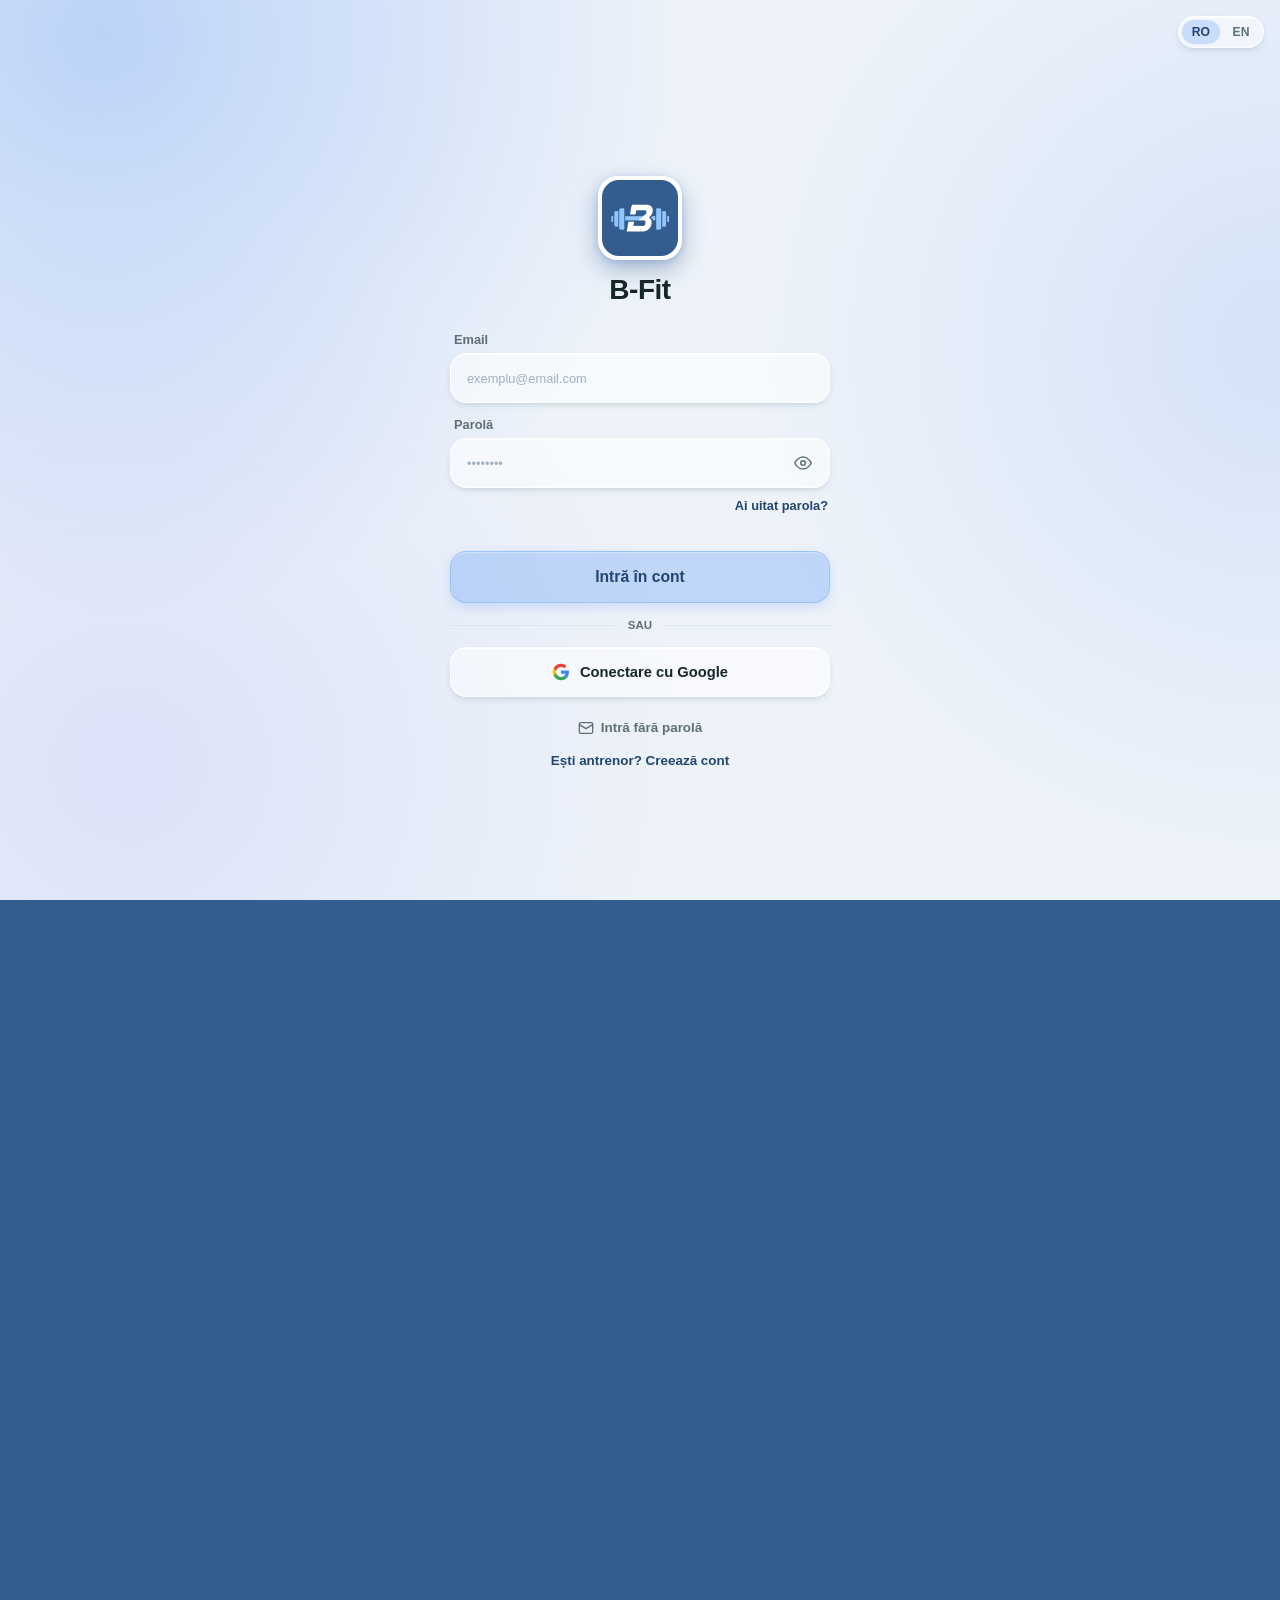
<file: index.html>
<!DOCTYPE html>
<html lang="ro" class="app-pornire" data-accent="blue">
<head>
  <meta charset="UTF-8">
  <title>B-Fit</title>
  <!-- Previzualizarea link-urilor trimise (înscriere, check-in, planuri) în aplicațiile de mesagerie: titlul și iconița de acum.
       ?v= se schimbă când se schimbă iconița, altfel aplicațiile țin minte zile întregi imaginea veche -->
  <meta name="description" content="Antrenamente, programări și progres">
  <meta property="og:type" content="website">
  <meta property="og:site_name" content="B-Fit">
  <meta property="og:title" content="B-Fit">
  <meta property="og:description" content="Antrenamente, programări și progres">
  <meta property="og:image" content="https://app.beatrixyvett.com/icon-512.png?v=236">
  <meta property="og:image:width" content="512">
  <meta property="og:image:height" content="512">
  
  <meta name="viewport" content="width=device-width, initial-scale=1.0, maximum-scale=1.0, user-scalable=no, viewport-fit=cover">
  <!-- CSP: scripturile și conexiunile doar spre sursele folosite de aplicație (Supabase, Worker-ul de poze, cdnjs, Turnstile).
       'unsafe-inline' rămâne cât timp butoanele folosesc onclick în HTML. O sursă nouă (CDN, API) trebuie adăugată aici. -->
  <meta http-equiv="Content-Security-Policy" content="default-src 'self'; script-src 'self' 'unsafe-inline' https://cdnjs.cloudflare.com https://challenges.cloudflare.com; style-src 'self' 'unsafe-inline'; img-src 'self' data: blob: https://*.supabase.co https://*.googleusercontent.com https://bfit-poze.beatrixyvett-bako.workers.dev https://images.openfoodfacts.org; font-src 'self' data:; connect-src 'self' https://*.supabase.co wss://*.supabase.co https://bfit-poze.beatrixyvett-bako.workers.dev https://cdnjs.cloudflare.com https://challenges.cloudflare.com https://world.openfoodfacts.org; frame-src https://challenges.cloudflare.com; worker-src 'self' blob:; manifest-src 'self'; media-src 'self' blob:; object-src 'none'; base-uri 'self'; form-action 'self'">
  <meta name="mobile-web-app-capable" content="yes">
  <meta name="apple-mobile-web-app-capable" content="yes">
  <meta name="apple-mobile-web-app-status-bar-style" content="black-translucent">
  <meta name="apple-mobile-web-app-title" content="B-Fit">
  <meta name="theme-color" content="#335c8f">
  <!-- Culoarea implicită e albastrul (data-accent="blue" pe <html>). Petrolul, singura paletă fără bloc propriu în CSS
       (valorile lui sunt în :root), apare doar dacă a fost ales în Setări: atributul se scoate înainte de prima afișare,
       ca să nu pâlpâie albastru. „beatrix_paleta_v96” = migrarea de la petrolul implicit a fost făcută (vezi app.js). -->
  <!-- Paleta aleasă se aplică înainte de prima afișare. Bara de stare rămâne albastră cât e splash-ul (tot albastru);
       apoi ia culoarea fundalului (app.js) -->
  <script>try {
    const p = localStorage.getItem('beatrix_paleta_v96') && localStorage.getItem('beatrix_accent');
    if (['petrol', 'mov', 'red', 'orange', 'green', 'graphite'].includes(p)) {
      if (p === 'petrol') document.documentElement.removeAttribute('data-accent');
      else document.documentElement.setAttribute('data-accent', p);
    }
  } catch (e) {}</script>

  <link rel="icon" type="image/png" href="icon-blue.png">
  <link rel="apple-touch-icon" href="apple-blue.png">
  <!-- iPhone instalat: imaginea de pornire (altfel ecran alb). Mărimea trebuie să fie exact cea a ecranului.
       Sunt capturi ale lui #splashPornire (paleta albastră implicită), aceleași pe orice temă -->
  <link rel="apple-touch-startup-image" media="(device-width: 320px) and (device-height: 568px) and (-webkit-device-pixel-ratio: 2) and (orientation: portrait)" href="splash/iphone-640-1136.png">
  <link rel="apple-touch-startup-image" media="(device-width: 375px) and (device-height: 667px) and (-webkit-device-pixel-ratio: 2) and (orientation: portrait)" href="splash/iphone-750-1334.png">
  <link rel="apple-touch-startup-image" media="(device-width: 414px) and (device-height: 736px) and (-webkit-device-pixel-ratio: 3) and (orientation: portrait)" href="splash/iphone-1242-2208.png">
  <link rel="apple-touch-startup-image" media="(device-width: 375px) and (device-height: 812px) and (-webkit-device-pixel-ratio: 3) and (orientation: portrait)" href="splash/iphone-1125-2436.png">
  <link rel="apple-touch-startup-image" media="(device-width: 414px) and (device-height: 896px) and (-webkit-device-pixel-ratio: 2) and (orientation: portrait)" href="splash/iphone-828-1792.png">
  <link rel="apple-touch-startup-image" media="(device-width: 414px) and (device-height: 896px) and (-webkit-device-pixel-ratio: 3) and (orientation: portrait)" href="splash/iphone-1242-2688.png">
  <link rel="apple-touch-startup-image" media="(device-width: 390px) and (device-height: 844px) and (-webkit-device-pixel-ratio: 3) and (orientation: portrait)" href="splash/iphone-1170-2532.png">
  <link rel="apple-touch-startup-image" media="(device-width: 428px) and (device-height: 926px) and (-webkit-device-pixel-ratio: 3) and (orientation: portrait)" href="splash/iphone-1284-2778.png">
  <link rel="apple-touch-startup-image" media="(device-width: 393px) and (device-height: 852px) and (-webkit-device-pixel-ratio: 3) and (orientation: portrait)" href="splash/iphone-1179-2556.png">
  <link rel="apple-touch-startup-image" media="(device-width: 430px) and (device-height: 932px) and (-webkit-device-pixel-ratio: 3) and (orientation: portrait)" href="splash/iphone-1290-2796.png">
  <link rel="apple-touch-startup-image" media="(device-width: 402px) and (device-height: 874px) and (-webkit-device-pixel-ratio: 3) and (orientation: portrait)" href="splash/iphone-1206-2622.png">
  <link rel="apple-touch-startup-image" media="(device-width: 440px) and (device-height: 956px) and (-webkit-device-pixel-ratio: 3) and (orientation: portrait)" href="splash/iphone-1320-2868.png">
  <link rel="apple-touch-startup-image" media="(device-width: 420px) and (device-height: 912px) and (-webkit-device-pixel-ratio: 3) and (orientation: portrait)" href="splash/iphone-1260-2736.png">
  <link rel="manifest" href="manifest.json">
  <!-- Conexiunile spre server și spre verificarea anti-robot se deschid de la încărcare, nu abia la login -->
  <link rel="preconnect" href="https://qfnhluyczxugyqkbyvmc.supabase.co" crossorigin>
  <link rel="preconnect" href="https://challenges.cloudflare.com">
  <link rel="preconnect" href="https://images.openfoodfacts.org" crossorigin>
  <link rel="preconnect" href="https://world.openfoodfacts.org" crossorigin>
  <link rel="stylesheet" href="style.css?v=fitFinal270">
</head>
<body>
  <!-- Pornirea: continuă splash-ul telefonului (același albastru, aceeași siglă, pe orice temă și paletă); la final sigla trece în logoul de pe login
       sau se estompează peste aplicație (inchideSplash). Inelul apare doar dacă pornirea durează peste 1,5 secunde. -->
  <div id="splashPornire" aria-hidden="true"><div class="splash-fundal"></div><div class="splash-logo"><svg viewBox="0 0 512 512" aria-hidden="true"><rect width="512" height="512" class="splash-fond"/><path class="splash-accent" d="M68.5,242.5 H69.5 Q75.5,242.5 75.5,248.5 V277.5 Q75.5,283.5 69.5,283.5 H68.5 Q62.5,283.5 62.5,277.5 V248.5 Q62.5,242.5 68.5,242.5 Z M94.5,208.5 H106.5 Q109.5,208.5 109.5,211.5 V311.5 Q109.5,314.5 106.5,314.5 H94.5 Q82.5,314.5 82.5,302.5 V220.5 Q82.5,208.5 94.5,208.5 Z M128.5,190.5 H146 Q150,190.5 150,194.5 V330.5 Q150,334.5 146,334.5 H128.5 Q116.5,334.5 116.5,322.5 V202.5 Q116.5,190.5 128.5,190.5 Z M445.5,242.5 H446.5 Q452.5,242.5 452.5,248.5 V277.5 Q452.5,283.5 446.5,283.5 H445.5 Q439.5,283.5 439.5,277.5 V248.5 Q439.5,242.5 445.5,242.5 Z M408.5,208.5 H420.5 Q432.5,208.5 432.5,220.5 V302.5 Q432.5,314.5 420.5,314.5 H408.5 Q405.5,314.5 405.5,311.5 V211.5 Q405.5,208.5 408.5,208.5 Z M369,190.5 H386.5 Q398.5,190.5 398.5,202.5 V322.5 Q398.5,334.5 386.5,334.5 H369 Q365,334.5 365,330.5 V194.5 Q365,190.5 369,190.5 Z M337.37,244.5 L336.35,245.5 L335.29,246.5 L334.17,247.5 L332.99,248.5 L331.76,249.5 L330.45,250.5 L329.07,251.5 L329.1,252.5 L330.71,253.5 L332.15,254.5 L333.45,255.5 L334.63,256.5 L335.72,257.5 L336.71,258.5 L337.63,259.5 L338.49,260.5 L339.28,261.5 L340.02,262.5 L340.71,263.5 L341.34,264.5 L341.94,265.5 L342.49,266.5 L343.01,267.5 L343.49,268.5 L343.94,269.5 L344.35,270.5 L344.73,271.5 L345.08,272.5 L358.5,272.5 L358.5,244.5 Z"/><path fill="#fff" fill-rule="evenodd" d="M200.46,166.5 L304.46,166.5 C327.19,166.5 341.75,183.39 341.75,205 C341.75,224.54 330.52,240.71 315.35,252 C328.34,260.72 334.38,271.25 334.38,287 C334.38,316.55 308.1,346.5 277.9,346.5 L165.9,346.5 Z"/><path class="splash-fond" d="M230.17,204.5 L290.17,204.5 L292.05,204.67 L293.8,205.16 L295.39,205.97 L296.74,207.07 L297.84,208.43 L298.64,210 L299.11,211.74 L299.26,213.59 L299.06,215.5 L296.66,228 L275.85,244.5 L241.4,272.5 L154.11,272.5 L161.79,232.5 L224.79,232.5 Z M154.11,272.5 L280.11,272.5 L280.11,272.5 L282.77,272.69 L285.27,273.25 L287.54,274.17 L289.51,275.42 L291.13,276.97 L292.34,278.75 L293.1,280.72 L293.39,282.83 L293.21,285 L290.52,299 L290.52,299 L290.09,300.56 L289.39,302.08 L288.45,303.5 L287.31,304.79 L285.99,305.89 L284.53,306.79 L282.98,307.46 L281.39,307.86 L279.8,308 L211.3,308 L216.48,281 L152.48,281 Z"/><path class="splash-accent" d="M157,244.5 L275.85,244.5 L241.4,272.5 L157,272.5 Z"/></svg></div><div class="splash-inel"></div></div>

  <!-- TOAST NOTIFICĂRI -->
  <div id="customToast">✓ Mesaj</div>

  <!-- ECRAN CLIENTĂ (rol „clienta” din profiles): doar citire, deocamdată abonamentul -->
  <div id="clientaScreen" class="clienta-app stil-nou-ecran auth-hidden">
    <header class="clienta-header clienta-header-centrat stil-nou-antet">
      <button type="button" class="header-icon-bubble-btn" id="clientaBtnInapoi" onclick="clientaInapoi()" style="visibility:hidden;" title="Înapoi" data-en-title="Back">
        <svg viewBox="0 0 24 24" fill="none" stroke="#fff" stroke-width="2.4" stroke-linecap="round" stroke-linejoin="round"><polyline points="15 18 9 12 15 6"></polyline></svg>
      </button>
      <div class="clienta-title" id="clientaTitlu">B-Fit</div>
      <!-- Mesaje, notificări și meniu, grupate în dreapta; titlul rămâne la mijloc (clienta-header-centrat) -->
      <div class="clienta-header-dreapta">
      <button type="button" class="header-icon-bubble-btn btn-notificari btn-mesaje" onclick="deschideMesajeClienta()" title="Mesaje" data-en-title="Messages">
        <svg viewBox="0 0 24 24" fill="none" stroke="#fff" stroke-width="2.2" stroke-linecap="round" stroke-linejoin="round"><path d="M7.9 20A9 9 0 1 0 4 16.1L2 22z"/></svg>
        <b class="notificari-bulina mesaje-bulina-antet" hidden></b>
      </button>
      <button type="button" class="header-icon-bubble-btn btn-notificari" onclick="deschidePanouNotificari()" title="Notificări" data-en-title="Notifications">
        <svg viewBox="0 0 24 24" fill="none" stroke="#fff" stroke-width="2.2" stroke-linecap="round" stroke-linejoin="round"><path d="M6 8a6 6 0 0 1 12 0c0 7 3 9 3 9H3s3-2 3-9"/><path d="M10.3 21a1.94 1.94 0 0 0 3.4 0"/></svg>
        <b class="notificari-bulina" hidden></b>
      </button>
      <button type="button" class="header-icon-bubble-btn" onclick="deschideMeniuLateral()" title="Meniu" data-en-title="Menu">
        <svg viewBox="0 0 24 24" fill="none" stroke-width="2.2" stroke-linecap="round" stroke-linejoin="round"><line x1="4" y1="7" x2="20" y2="7"></line><line x1="4" y1="12" x2="20" y2="12"></line><line x1="4" y1="17" x2="14" y2="17"></line></svg>
      </button>
      </div>
    </header>
    <div class="clienta-body" id="clientaContinut"></div>
    <!-- Aceeași bară ca la antrenor (stilurile „nav”), cu 3 butoane -->
    <nav id="clientaNav" class="nav-revolut-bar">
      <div class="nav-mercury-pill" id="clientaNavPill">
        <div class="nav-mercury-drop"></div>
      </div>
      <button type="button" class="active" id="clientaTab_acasa" onclick="clientaTab('acasa')">
        <div class="nav-icon">
          <svg viewBox="0 0 24 24"><path d="M3 10.5 12 3l9 7.5"></path><path d="M5 9v11a1 1 0 0 0 1 1h4v-6h4v6h4a1 1 0 0 0 1-1V9"></path></svg>
        </div>
        <span data-en="Home">Acasă</span>
      </button>
      <button type="button" id="clientaTab_orar" onclick="clientaTab('orar')">
        <div class="nav-icon">
          <svg viewBox="0 0 24 24" fill="none" stroke="currentColor" stroke-width="2" stroke-linecap="round" stroke-linejoin="round">
            <rect x="3" y="4" width="18" height="18" rx="2"></rect>
            <line x1="16" y1="2" x2="16" y2="6"></line>
            <line x1="8" y1="2" x2="8" y2="6"></line>
            <line x1="3" y1="9" x2="21" y2="9"></line>
            <text x="12" y="15" font-size="5.5" font-weight="900" font-family="-apple-system, sans-serif" text-anchor="middle" fill="currentColor" stroke="none">21</text>
            <text x="12" y="19.5" font-size="4" font-weight="900" font-family="-apple-system, sans-serif" text-anchor="middle" fill="currentColor" stroke="none">DEC</text>
          </svg>
        </div>
        <span data-en="Bookings">Programări</span>
      </button>
      <button type="button" id="clientaTab_nutritie" onclick="clientaTab('nutritie')">
        <div class="nav-icon">
          <svg viewBox="0 0 24 24"><circle cx="12" cy="14" r="7"></circle><path d="M12 11V5a2 2 0 0 1 2-2h2v1a2 2 0 0 1-2 2h-2"></path><path d="M10 10.5c1.3.7 2.7.7 4 0"></path></svg>
        </div>
        <span data-en="Nutrition">Nutriție</span>
      </button>
      <button type="button" id="clientaTab_fisa" onclick="clientaTab('fisa')">
        <div class="nav-icon">
          <svg viewBox="0 0 24 24"><path d="M3 3v18h18"/><path d="m7 15 4-4 3 3 6-6"/><path d="M15 8h5v5"/></svg>
        </div>
        <span data-en="Progress">Progres</span>
      </button>
    </nav>
  </div>

  <!-- PANOUL DE NOTIFICĂRI (antrenor și client) -->
  <div id="panouNotificari" class="clienta-app panou-notificari stil-nou-ecran auth-hidden">
    <header class="clienta-header stil-nou-antet">
      <button type="button" class="header-icon-bubble-btn" onclick="inchidePanouNotificari()" title="Înapoi" data-en-title="Back">
        <svg viewBox="0 0 24 24" fill="none" stroke="#fff" stroke-width="2.4" stroke-linecap="round" stroke-linejoin="round"><polyline points="15 18 9 12 15 6"></polyline></svg>
      </button>
      <div class="clienta-title" data-en="Notifications">Notificări</div>
      <button type="button" class="header-icon-bubble-btn" id="btnStergeNotificari" onclick="stergeToateNotificarile()" title="Șterge toate" data-en-title="Clear all">
        <svg viewBox="0 0 24 24" fill="none" stroke="#fff" stroke-width="2.2" stroke-linecap="round" stroke-linejoin="round"><path d="M3 6h18M8 6V4h8v2M19 6l-1 14H6L5 6M10 11v6M14 11v6"/></svg>
      </button>
    </header>
    <div class="clienta-body" id="notificariContinut"></div>
  </div>

  <!-- LISTA CONVERSAȚIILOR (antrenor): deschideConversatii; conversația se deschide peste ea -->
  <div id="panouConversatii" class="clienta-app panou-notificari stil-nou-ecran auth-hidden">
    <header class="clienta-header stil-nou-antet">
      <button type="button" class="header-icon-bubble-btn" onclick="inchidePanouConversatii()" title="Înapoi" data-en-title="Back">
        <svg viewBox="0 0 24 24" fill="none" stroke="#fff" stroke-width="2.4" stroke-linecap="round" stroke-linejoin="round"><polyline points="15 18 9 12 15 6"></polyline></svg>
      </button>
      <div class="clienta-title" data-en="Messages">Mesaje</div>
      <button type="button" class="header-icon-bubble-btn" onclick="deschideMesajNou()" title="Mesaj nou" data-en-title="New message">
        <svg viewBox="0 0 24 24" fill="none" stroke="#fff" stroke-width="2.2" stroke-linecap="round" stroke-linejoin="round"><path d="M11 4H4a2 2 0 0 0-2 2v14a2 2 0 0 0 2 2h14a2 2 0 0 0 2-2v-7"/><path d="M18.5 2.5a2.12 2.12 0 0 1 3 3L12 15l-4 1 1-4z"/></svg>
      </button>
    </header>
    <div class="clienta-body" id="conversatiiContinut"></div>
  </div>

  <!-- MESAJELE dintre antrenor și client (tabelul mesaje); deschiderea: deschideMesaje -->
  <!-- Antetul conversației e mereu sticlă, cu poza, numele și (la antrenor) abonamentul pe scurt: antet-fix -->
  <div id="panouMesaje" class="clienta-app panou-notificari panou-mesaje stil-nou-ecran titlu-strans antet-fix auth-hidden">
    <header class="clienta-header stil-nou-antet">
      <button type="button" class="header-icon-bubble-btn" onclick="inchidePanouMesaje()" title="Înapoi" data-en-title="Back">
        <svg viewBox="0 0 24 24" fill="none" stroke="#fff" stroke-width="2.4" stroke-linecap="round" stroke-linejoin="round"><polyline points="15 18 9 12 15 6"></polyline></svg>
      </button>
      <div class="mesaje-antet-centru" onclick="arataFisaDinChat()">
        <span class="mesaje-avatar" id="panouMesajeAvatar"></span>
        <span class="mesaje-antet-text"><span class="clienta-title" id="panouMesajeTitlu"></span><small id="panouMesajeDetalii" hidden></small></span>
      </div>
      <span style="width:40px; display:flex; justify-content:flex-end;">
        <button type="button" class="header-icon-bubble-btn" id="btnStergeConversatia" onclick="stergeConversatia()" title="Șterge conversația" data-en-title="Delete conversation" hidden>
          <svg viewBox="0 0 24 24" fill="none" stroke="#fff" stroke-width="2.2" stroke-linecap="round" stroke-linejoin="round"><path d="M3 6h18M8 6V4h8v2M19 6l-1 14H6L5 6M10 11v6M14 11v6"/></svg>
        </button>
      </span>
    </header>
    <!-- Antrenorul: clientul are notificările oprite (toast care rămâne; atins, trimite linkul aplicației) -->
    <button type="button" class="mesaje-notif-toast" id="panouMesajeNotif" hidden></button>
    <div class="clienta-body" id="mesajeLista"></div>
    <!-- Răspunsul la un mesaj anume: citatul deasupra câmpului, cu × ca să renunți -->
    <div class="mesaj-editare mesaj-raspuns-bara" id="mesajRaspuns" hidden>
      <span class="mesaj-raspuns-citat"><b id="mesajRaspunsCui"></b><span id="mesajRaspunsText"></span></span>
      <button type="button" class="istoric-toate" onclick="seteazaRaspunsMesaj(null)" aria-label="Renunță" data-en-aria="Cancel">×</button>
    </div>
    <div class="mesaj-editare" id="mesajEditare" hidden>
      <span data-en="Editing message">Editezi mesajul</span>
      <button type="button" class="istoric-toate" onclick="anuleazaEditareMesaj()" data-en="Cancel">Renunță</button>
    </div>
    <form class="mesaje-scrie" onsubmit="event.preventDefault(); trimiteMesaj();">
      <!-- Ca în WhatsApp, în câmp: răspunsurile rapide (doar antrenor), agrafa (galeria) și camera (pornește direct camera
           telefonului). Răspunsurile rapide și camera dispar cât scrii; textul scris deja devine descrierea pozei -->
      <div class="mesaj-camp">
        <button type="button" class="mesaj-camp-emoji" onclick="deschideEmojiMesaj()" title="Emoticoane" data-en-title="Emoji" aria-label="Emoticoane">
          <svg viewBox="0 0 24 24" fill="none" stroke="currentColor" stroke-width="2" stroke-linecap="round" stroke-linejoin="round"><circle cx="12" cy="12" r="10"/><path d="M8 14s1.5 2 4 2 4-2 4-2"/><path d="M9 9h.01M15 9h.01"/></svg>
        </button>
        <textarea id="mesajText" class="form-control" rows="1" maxlength="2000" placeholder="Scrie un mesaj..." data-en-placeholder="Write a message..." enterkeyhint="send" oninput="potrivesteCampMesaj(this)" onkeydown="enterTrimite(event)"></textarea>
        <span class="mesaj-camp-poze">
          <button type="button" id="btnRaspunsuriRapide" class="mesaj-camp-dispare" onclick="deschideRaspunsuriRapide()" title="Răspunsuri rapide" data-en-title="Quick replies" hidden>
            <svg viewBox="0 0 24 24" fill="none" stroke="currentColor" stroke-width="2" stroke-linecap="round" stroke-linejoin="round"><path d="M13 2L4 14h7l-1 8 9-12h-7z"/></svg>
          </button>
          <label title="Poză din galerie" data-en-title="Photo from gallery">
            <input type="file" accept="image/*" hidden onchange="alegePozaMesaj(this)">
            <svg viewBox="0 0 24 24" fill="none" stroke="currentColor" stroke-width="2" stroke-linecap="round" stroke-linejoin="round"><path d="M21.4 11.1l-9.2 9.2a6 6 0 0 1-8.5-8.5l9.2-9.2a4 4 0 0 1 5.7 5.7l-9.2 9.2a2 2 0 0 1-2.8-2.8l8.5-8.5"/></svg>
          </label>
          <label class="mesaj-camp-dispare" title="Fă o poză" data-en-title="Take a photo">
            <input type="file" accept="image/*" capture="environment" hidden onchange="alegePozaMesaj(this)">
            <svg viewBox="0 0 24 24" fill="none" stroke="currentColor" stroke-width="2" stroke-linecap="round" stroke-linejoin="round"><path d="M14.5 4h-5L7 7H4a2 2 0 0 0-2 2v9a2 2 0 0 0 2 2h16a2 2 0 0 0 2-2V9a2 2 0 0 0-2-2h-3l-2.5-3z"/><circle cx="12" cy="13" r="3"/></svg>
          </label>
        </span>
      </div>
      <!-- Mesaj vocal: bara cât se înregistrează (în locul câmpului) și microfonul (în locul lui Trimite cât câmpul e gol) -->
      <div class="mesaj-inregistrare">
        <button type="button" class="vocal-anuleaza" onclick="opresteVocal(false)" title="Anulează" data-en-title="Cancel" aria-label="Anulează" data-en-aria="Cancel">
          <svg viewBox="0 0 24 24" fill="none" stroke="currentColor" stroke-width="2.2" stroke-linecap="round" stroke-linejoin="round"><path d="M3 6h18M8 6V4h8v2M19 6l-1 14H6L5 6M10 11v6M14 11v6"/></svg>
        </button>
        <i class="vocal-punct"></i><span class="vocal-timp">0:00</span>
        <canvas class="vocal-unda" aria-hidden="true"></canvas>
      </div>
      <button type="button" class="btn btn-trimite-mesaj btn-microfon" onclick="pornesteVocal(this)" title="Mesaj vocal" data-en-title="Voice message" aria-label="Mesaj vocal">
        <svg viewBox="0 0 24 24" fill="none" stroke="currentColor" stroke-width="2.2" stroke-linecap="round" stroke-linejoin="round"><rect x="9" y="2" width="6" height="12" rx="3"/><path d="M5 10v1a7 7 0 0 0 14 0v-1"/><path d="M12 18v4"/></svg>
      </button>
      <button type="submit" class="btn btn-trimite-mesaj" id="btnTrimiteMesaj" title="Trimite" data-en-title="Send" aria-label="Trimite">
        <svg class="icon-trimite" viewBox="0 0 24 24" fill="none" stroke="currentColor" stroke-width="2.2" stroke-linecap="round" stroke-linejoin="round"><path d="M22 2L11 13"/><path d="M22 2l-7 20-4-9-9-4z"/></svg>
      </button>
    </form>
  </div>

  <!-- POZELE DE PROGRES ale unei săptămâni (Cloudflare R2, prin Worker-ul bfit-poze) -->
  <div id="panouPoze" class="clienta-app panou-notificari stil-nou-ecran auth-hidden">
    <header class="clienta-header stil-nou-antet">
      <button type="button" class="header-icon-bubble-btn" onclick="inchidePanouPoze()" title="Înapoi" data-en-title="Back">
        <svg viewBox="0 0 24 24" fill="none" stroke-width="2.2" stroke-linecap="round" stroke-linejoin="round"><polyline points="15 18 9 12 15 6"></polyline></svg>
      </button>
      <div class="clienta-title" id="panouPozeTitlu"></div>
      <span style="width:40px; flex-shrink:0;"></span>
    </header>
    <div class="clienta-body" id="panouPozeContinut"></div>
  </div>

  <!-- FORMULAR DE ÎNSCRIERE (?inscriere=<cod>): fără cont, pentru clientele noi -->
  <div id="inscriereScreen" class="clienta-app auth-hidden">
    <header class="clienta-header">
      <div class="inscriere-antrenor" id="inscriereAntrenor"></div>
      <div class="inscriere-lang">
        <button type="button" class="auth-lang-btn" id="inscriereLangRo" onclick="schimbaLimbaInscriere('ro')">RO</button>
        <button type="button" class="auth-lang-btn" id="inscriereLangEn" onclick="schimbaLimbaInscriere('en')">EN</button>
      </div>
    </header>
    <div class="clienta-body" id="inscriereContinut"></div>
  </div>

  <!-- ECRAN AUTENTIFICARE SUPABASE -->
  <!-- Stilul nou: tot ecranul (fundalul cu pete de lumină), fără card; totul pe un singur ecran -->
  <div id="authScreenOverlay" class="auth-overlay stil-nou-ecran auth-hidden">
    <div class="auth-card">

      <!-- Limba: pastile RO / EN (fără steaguri: pe Windows emoji-urile de steag apar ca litere) -->
      <div class="auth-lang-picker">
        <button type="button" class="auth-lang-btn active" id="authLangBtnRo" onclick="seteazaLimba('ro')">RO</button>
        <button type="button" class="auth-lang-btn" id="authLangBtnEn" onclick="seteazaLimba('en')">EN</button>
      </div>

      <!-- Logoul = iconița aplicației în culoarea paletei alese (src-ul îl pune seteazaAccent) -->
      <div class="auth-app-icon-wrap">
        <img id="authLogoImg" src="icon-blue.png" alt="B-Fit" width="64" height="64">
      </div>

      <div class="auth-title">B-Fit</div>
      <div class="auth-subtitle" id="authSubtitleText">Antrenamente, programări și progres</div>

      <!-- Tab-urile Login / Înregistrare rămân pentru starea lor (comutaTabAuth), dar nu se văd:
           contul nou e doar pentru antrenori, așa că se ajunge la el din linkul de la final (#authLinkComutare) -->
      <div class="auth-tabs" hidden>
        <button type="button" class="auth-tab-btn active" id="authTabLogin" onclick="comutaTabAuth('login')">Intră în cont</button>
        <button type="button" class="auth-tab-btn" id="authTabSignup" onclick="comutaTabAuth('signup')">Creează cont</button>
      </div>
      <div class="auth-nota-antrenor" id="authNotaAntrenor" hidden data-en="New accounts are for trainers. Are you a client? Use the link from your trainer.">Contul nou e pentru antrenori. Ești client? Folosește link-ul primit de la antrenorul tău.</div>

      <!-- Amprentă / Face ID (passkey), pe telefonul unde a fost activată din Profil: în locul formularului,
           cu „Intră cu parola sau alt cont” ca ieșire (clasa cu-amprenta pe overlay ascunde formularul) -->
      <div class="auth-amprenta-zona" id="authAmprentaZona" hidden>
        <!-- Contul de pe acest telefon (aratAmprentaAuth): poza / inițialele, „Bine ai revenit, Ana”, emailul pe jumătate ascuns -->
        <span class="auth-amprenta-avatar" id="authAmprentaAvatar" aria-hidden="true"></span>
        <div class="auth-amprenta-salut" id="authAmprentaSalut">Bine ai revenit</div>
        <div class="auth-amprenta-email" id="authAmprentaEmail"></div>
        <!-- Butonul: Face ID pe iPhone, amprenta pe Android (textul și iconița le pune aratAmprentaAuth) -->
        <button type="button" class="fisa-scurta-actiune fisa-scurta-actiune-principala auth-amprenta" id="authAmprentaBtn" onclick="intraCuAmprenta()">
          <span class="auth-amprenta-icon" id="authAmprentaIcon"></span>
          <span id="authAmprentaText" data-en="Sign in with fingerprint">Intră cu amprenta</span>
        </button>
        <div class="auth-amprenta-mesaj" id="authAmprentaMesaj" role="alert" hidden></div>
        <!-- Ieșirile, vizibile de la început (fără bucla de încercări) -->
        <button type="button" class="auth-link-comutare auth-amprenta-parola" id="authAmprentaParola" onclick="folosesteParolaAuth()" data-en="Sign in with password">Intră cu parola</button>
        <button type="button" class="auth-amprenta-altcont" onclick="altContAuth()" data-en="Not you? Use another account">Nu ești tu? Alt cont</button>
      </div>

      <!-- Formular Email & Parolă -->
      <form id="authForm" novalidate onsubmit="gestioneazaSubmitAuth(event)">
        <div class="form-group" style="margin-bottom:0; text-align:left;">
          <label style="font-size:0.75rem;" id="authEmailLabel">Email</label>
          <input type="email" id="authEmail" class="form-control" placeholder="exemplu@email.com" autocomplete="email">
        </div>

        <div class="form-group" style="margin-bottom:0; text-align:left;" id="authPasswordGroup">
          <label style="font-size:0.75rem;" id="authPasswordLabel">Parolă</label>
          <div class="password-field-wrap">
            <input type="password" id="authPassword" class="form-control" placeholder="••••••••" autocomplete="current-password">
            <button type="button" class="password-toggle-btn" onclick="comutaVizibilitateParola('authPassword', this)" tabindex="-1" aria-label="Arată/Ascunde parola" data-en-aria="Show/Hide password">
              <svg class="eye-open" viewBox="0 0 24 24" fill="none" stroke="currentColor" stroke-width="2" stroke-linecap="round" stroke-linejoin="round">
                <path d="M1 12s4-8 11-8 11 8 11 8-4 8-11 8-11-8-11-8z"></path>
                <circle cx="12" cy="12" r="3"></circle>
              </svg>
              <svg class="eye-closed" style="display:none;" viewBox="0 0 24 24" fill="none" stroke="currentColor" stroke-width="2" stroke-linecap="round" stroke-linejoin="round">
                <path d="M17.94 17.94A10.07 10.07 0 0 1 12 20c-7 0-11-8-11-8a18.45 18.45 0 0 1 5.06-5.94M9.9 4.24A9.12 9.12 0 0 1 12 4c7 0 11 8 11 8a18.5 18.5 0 0 1-2.16 3.19m-6.72-1.07a3 3 0 1 1-4.24-4.24"></path>
                <line x1="1" y1="1" x2="23" y2="23"></line>
              </svg>
            </button>
          </div>
          <button type="button" class="auth-link-parola" id="authUitatParolaBtn" onclick="trimiteResetareParola()" data-en="Forgot password?">Ai uitat parola?</button>
        </div>

        <!-- Verificarea anti-robot (Turnstile) apare aici doar când Cloudflare cere un clic -->
        <div id="captchaLoc" class="captcha-loc"></div>

        <button type="submit" class="fisa-scurta-actiune fisa-scurta-actiune-principala auth-submit" id="authSubmitBtn">
          Intră în cont
        </button>
        <!-- Mesajul (eroare / confirmare) chiar sub butonul apăsat -->
        <div id="authStatusFeedback" class="auth-status-msg" style="display:none;"></div>
      </form>

      <!-- Codul din emailul de conectare (apare după „Intră cu un link pe email”): merge și în aplicația instalată pe iPhone -->
      <div class="auth-cod" id="authCodGroup" hidden>
        <div class="form-group" style="margin-bottom:0; text-align:left;">
          <label for="authCod" data-en="Code from the email">Codul din email</label>
          <input type="text" id="authCod" class="form-control" inputmode="numeric" autocomplete="one-time-code" maxlength="8" placeholder="00000000" oninput="laCodAuth(this)">
        </div>
        <button type="button" class="fisa-scurta-actiune fisa-scurta-actiune-principala auth-submit" id="authCodBtn" onclick="verificaCodAuth()"><span data-en="Sign in with the code">Intră cu codul</span></button>
        <div class="auth-cod-linkuri">
          <button type="button" class="auth-link-comutare" id="authDeschideEmail" onclick="deschideEmailul()"><span data-en="Open email">Deschide emailul</span></button>
          <button type="button" class="auth-link-comutare" id="authRetrimiteCod" onclick="trimiteMagicLink()">Trimite alt cod</button>
        </div>
      </div>

      <div class="auth-divider">
        <span id="authDividerOrText">sau</span>
      </div>

      <!-- Conectare prin Google SSO -->
      <button type="button" class="btn-google-sso" onclick="loginCuGoogle()">
        <svg viewBox="0 0 24 24" width="18" height="18">
          <path fill="#4285F4" d="M22.56 12.25c0-.78-.07-1.53-.2-2.25H12v4.26h5.92c-.26 1.37-1.04 2.53-2.21 3.31v2.77h3.57c2.08-1.92 3.28-4.74 3.28-8.09z"/>
          <path fill="#34A853" d="M12 23c2.97 0 5.46-.98 7.28-2.66l-3.57-2.77c-.98.66-2.23 1.06-3.71 1.06-2.86 0-5.29-1.93-6.16-4.53H2.18v2.84C3.99 20.53 7.7 23 12 23z"/>
          <path fill="#FBBC05" d="M5.84 14.09c-.22-.66-.35-1.36-.35-2.09s.13-1.43.35-2.09V7.06H2.18C1.43 8.55 1 10.22 1 12s.43 3.45 1.18 4.94l2.85-2.22.81-.63z"/>
          <path fill="#EA4335" d="M12 5.38c1.62 0 3.06.56 4.21 1.64l3.15-3.15C17.45 2.09 14.97 1 12 1 7.7 1 3.99 3.47 2.18 7.06l3.66 2.84c.87-2.6 3.3-4.52 6.16-4.52z"/>
        </svg>
        <span id="authGoogleBtnText">Conectare cu Google</span>
      </button>

      <!-- Fără parolă (invitații, parolă uitată): link de conectare pe email (Supabase magic link), ca link discret -->
      <button type="button" class="auth-link-comutare auth-link-email" id="authMagicLinkBtn" onclick="trimiteMagicLink()">
        <svg viewBox="0 0 24 24" aria-hidden="true"><rect x="2" y="4" width="20" height="16" rx="2"/><path d="m22 7-10 6L2 7"/></svg>
        <span id="authMagicLinkBtnText">Intră fără parolă</span>
      </button>

      <!-- Comutarea intrare / cont nou (textul îl pune comutaTabAuth) -->
      <button type="button" class="auth-link-comutare" id="authLinkComutare" onclick="comutaTabAuth(tipModAuth === 'login' ? 'signup' : 'login')">Ești antrenor? Creează cont</button>
    </div>
  </div>

  <!-- MODAL CONFIRMARE GENERAL -->
  <div id="customModalBackdrop">
    <div class="custom-modal-card">
      <div class="custom-modal-title" id="modalTitle">Confirmare</div>
      <div class="custom-modal-text" id="modalText">Sigur vrei să continui?</div>
      <input type="text" id="modalInput" class="form-control" style="display:none; margin-bottom:14px;" maxlength="120" autocomplete="off">
      <div class="custom-modal-actions">
        <button class="btn btn-clear" style="display:none;" id="modalBtnAlt" onclick="apasaButonAlternativModal()"></button>
        <button class="btn btn-clear" style="flex:1;" id="modalBtnCancel" onclick="closeCustomModal(false)">Renunță</button>
        <button class="btn" style="flex:1;" id="modalBtnConfirm" onclick="closeCustomModal(true)">Confirmă</button>
      </div>
    </div>
  </div>

  <!-- MODAL SHARE PLAN DE ANTRENAMENT CĂTRE CLIENTĂ -->
  <div id="modalSharePlanBackdrop" class="modal-share-backdrop" style="display:none;">
    <div class="modal-edit-card">
      <div style="display:flex; justify-content:space-between; align-items:center; margin-bottom: 10px;">
        <div style="display:flex; align-items:center; gap:7px; font-weight: 800; font-size: 1.02rem; color: var(--primary);">
          <svg class="plan-btn-svg" viewBox="0 0 24 24" style="width:18px; height:18px;"><path d="M4 12v7a2 2 0 0 0 2 2h12a2 2 0 0 0 2-2v-7"/><path d="M16 6l-4-4-4 4"/><path d="M12 2v13"/></svg>
          <span id="sharePlanModalTitle" data-en="Share Plan with Client">Distribuie Planul Clientului</span>
        </div>
        <button type="button" onclick="inchideModalSharePlan()" style="background:none; border:none; cursor:pointer; color:#64748b; display:flex; padding:2px;">
          <svg class="plan-btn-svg" viewBox="0 0 24 24" style="width:18px; height:18px;"><path d="M18 6L6 18M6 6l12 12"/></svg>
        </button>
      </div>

      <div style="font-size: 0.78rem; color: var(--text-muted); margin-bottom: 10px; line-height: 1.35;" id="sharePlanModalDesc" data-en="The client can open the link without an account and see their exercises.">
        Clientul poate deschide link-ul fără cont și își poate vedea exercițiile.
      </div>

      <div class="form-group" style="margin-bottom: 10px;">
        <label id="sharePlanLinkLabel" data-en="Link for client">Link pentru client</label>
        <div style="display:flex; gap:6px;">
          <input type="text" id="inputSharePlanUrl" class="form-control" readonly style="font-size:0.78rem; font-weight:600;">
          <button type="button" class="btn" style="white-space:nowrap; padding:6px 10px; font-size:0.78rem;" onclick="copiazaLinkSharePlan()" id="btnCopyShareLink">
            <svg class="plan-btn-svg" viewBox="0 0 24 24"><rect x="9" y="9" width="12" height="12" rx="2"/><path d="M5 15H4a2 2 0 0 1-2-2V4a2 2 0 0 1 2-2h9a2 2 0 0 1 2 2v1"/></svg>
            <span id="btnCopyShareLinkText" data-en="Copy">Copiază</span>
          </button>
        </div>
      </div>

      <div style="display:flex; flex-direction:column; gap:8px; margin-top:12px;">
        <button type="button" class="btn" style="width:100%; justify-content:center; gap:6px;" onclick="trimiteShareNativPlan()">
          <svg class="plan-btn-svg" viewBox="0 0 24 24"><path d="M4 12v7a2 2 0 0 0 2 2h12a2 2 0 0 0 2-2v-7"/><path d="M16 6l-4-4-4 4"/><path d="M12 2v13"/></svg> <span id="btnNativeShareText" data-en="Send Link...">Trimite Link...</span>
        </button>
        <button type="button" class="btn btn-clear" style="width:100%; justify-content:center; gap:6px; padding:8px;" onclick="copiazaTextFormatatPlan()">
          <svg class="plan-btn-svg" viewBox="0 0 24 24"><path d="M21 15a2 2 0 0 1-2 2H7l-4 4V5a2 2 0 0 1 2-2h14a2 2 0 0 1 2 2z"/></svg> <span id="btnCopyWaText" data-en="Copy Formatted Text">Copiază Textul Formatat</span>
        </button>
        <button type="button" class="btn btn-clear" style="width:100%; justify-content:center; gap:6px; padding:8px;" onclick="inchideModalSharePlan(); exportaPlanCurentPDF();">
          <svg class="plan-btn-svg" viewBox="0 0 24 24"><path d="M14 2H6a2 2 0 0 0-2 2v16a2 2 0 0 0 2 2h12a2 2 0 0 0 2-2V8z"/><path d="M14 2v6h6"/><path d="M8 13h8M8 17h5"/></svg> <span id="btnShareExportPdfText" data-en="Send as PDF">Trimite ca PDF</span>
        </button>
      </div>
    </div>
  </div>

  <!-- MODAL ÎNLOCUIEȘTE EXERCIȚIUL: alternative pentru aceiași mușchi, din biblioteca de exerciții -->
  <div id="modalInlocuiesteBackdrop" class="modal-share-backdrop" style="display:none;" onclick="if (event.target === this) inchideInlocuiesteExercitiu()">
    <div class="modal-edit-card sabloane-plan-card">
      <div style="display:flex; justify-content:space-between; align-items:center; margin-bottom: 6px;">
        <div style="font-weight: 800; font-size: 1.02rem; color: var(--primary);" id="inlocuiesteTitlu" data-en="Swap exercise">Înlocuiește exercițiul</div>
        <button type="button" onclick="inchideInlocuiesteExercitiu()" style="background:none; border:none; cursor:pointer; color:#64748b; display:flex; padding:2px;">
          <svg class="plan-btn-svg" viewBox="0 0 24 24" style="width:18px; height:18px;"><path d="M18 6L6 18M6 6l12 12"/></svg>
        </button>
      </div>
      <div style="font-size: 0.78rem; color: var(--text-muted); margin-bottom: 10px; line-height: 1.35;" id="inlocuiesteDesc"></div>
      <input type="search" id="cautareInlocuieste" class="form-control" style="margin-bottom:8px;" placeholder="Caută exercițiu sau mușchi" data-en-placeholder="Search exercise or muscle" oninput="randeazaListaInlocuieste(this.value)">
      <div id="listaInlocuieste" class="sabloane-plan-lista"></div>
    </div>
  </div>

  <!-- MODAL PROGRES PE EXERCIȚIU: kg / repetări / volum în timp (client și antrenor) -->
  <!-- Setări: fereastra de jos pentru un abonament, un tip de antrenament sau o metodă de plată
       (conținutul îl scriu deschideFormAbonament / deschideElementSetari) -->
  <div id="modalSetariBackdrop" onclick="if (event.target === this) inchideFoaieSetari()">
    <div class="fisa-scurta incasare-foaie" id="cardSetari">
      <div class="fisa-scurta-maner"><span></span></div>
      <h3 class="incasare-foaie-titlu" id="setariFoaieTitlu"></h3>
      <div class="incasare-foaie-corp" id="setariFoaieContinut"></div>
    </div>
  </div>

  <!-- Poza de profil: selfie, galerie, poza de la Google, ștergere (Profil › atingi poza) -->
  <div id="modalPozaProfilBackdrop" onclick="if (event.target === this) inchideFoaiePoza()">
    <div class="fisa-scurta incasare-foaie" id="cardPozaProfil">
      <div class="fisa-scurta-maner"><span></span></div>
      <h3 class="incasare-foaie-titlu" data-en="Profile picture">Poza de profil</h3>
      <div class="lista-sticla">
        <label for="avatarInputSelfie" class="profil-rand" id="pozaRandSelfie">
          <span class="profil-rand-eticheta" data-en="Take a selfie">Fă un selfie</span>
        </label>
        <label for="avatarInputFile" class="profil-rand">
          <span class="profil-rand-eticheta" data-en="Choose from gallery">Alege din galerie</span>
        </label>
        <button type="button" class="profil-rand" id="pozaRandGoogle" onclick="folosestePozaGoogle()">
          <span class="profil-rand-eticheta" data-en="Use my Google photo">Folosește poza de la Google</span>
        </button>
        <button type="button" class="profil-rand profil-rand-rosu" id="pozaRandSterge" onclick="stergePozaProfil()">
          <span class="profil-rand-eticheta" data-en="Remove photo">Șterge poza</span>
        </button>
      </div>
      <input type="file" id="avatarInputSelfie" accept="image/*" capture="user" hidden onchange="proceseazaSiUploadeazaAvatar(this)">
      <input type="file" id="avatarInputFile" accept="image/*" hidden onchange="proceseazaSiUploadeazaAvatar(this)">
    </div>
  </div>

  <!-- Planuri alimentare: „Mai mult” (planul) și „⋯” (o variantă); rândurile le scrie deschideActiuniPlanAlim -->
  <div id="modalPlanAlimActiuniBackdrop" onclick="if (event.target === this) inchideActiuniPlanAlim()">
    <div class="fisa-scurta incasare-foaie" id="cardPlanAlimActiuni">
      <div class="fisa-scurta-maner"><span></span></div>
      <h3 class="incasare-foaie-titlu" id="planAlimActiuniTitlu"></h3>
      <div class="lista-sticla" id="planAlimActiuniLista"></div>
    </div>
  </div>

  <!-- Un obicei al clientului (nou sau de modificat): fereastră de jos; conținutul îl scrie randeazaFoaieObicei -->
  <div id="modalObiceiBackdrop" onclick="if (event.target === this) inchideFoaieObicei()">
    <div class="fisa-scurta incasare-foaie obiectiv-foaie" id="cardObicei">
      <div class="fisa-scurta-maner"><span></span></div>
      <h3 class="incasare-foaie-titlu" id="obiceiTitlu"></h3>
      <div id="obiceiContinut"></div>
    </div>
  </div>

  <!-- Un obiectiv (nou sau de modificat): fereastră de jos; conținutul îl scrie htmlFormObiectiv -->
  <div id="modalObiectivBackdrop" onclick="if (event.target === this) inchideFoaieObiectiv()">
    <div class="fisa-scurta incasare-foaie obiectiv-foaie" id="cardObiectiv">
      <div class="fisa-scurta-maner"><span></span></div>
      <h3 class="incasare-foaie-titlu" id="obiectivFoaieTitlu"></h3>
      <div id="obiectivFoaieContinut"></div>
    </div>
  </div>

  <!-- Progresul unui exercițiu: fereastră de jos (recordul, graficul, recordurile, istoricul) -->
  <div id="modalProgresExBackdrop" onclick="if (event.target === this) inchideProgresExercitiu()">
    <div class="fisa-scurta incasare-foaie progres-ex-foaie" id="cardProgresEx">
      <div class="fisa-scurta-maner"><span></span></div>
      <h3 class="incasare-foaie-titlu" id="progresExTitlu"></h3>
      <div id="progresExContinut"></div>
    </div>
  </div>

  <!-- MODAL FIȘA DE OBIECTIVE: editarea răspunsurilor (antrenor din fișă, client din Fișa mea) -->
  <!-- FIȘA DE OBIECTIVE (antrenor din fișă, client din Fișa mea): fereastră de jos, ca „Editare încasare”.
       Din fișa antrenorului se deschide o singură secțiune („Modifică” pe grupă); închiderea înseamnă renunțare -->
  <div id="modalFisaObiectiveBackdrop" onclick="if (event.target === this) inchideEditorFisa()">
    <div class="fisa-scurta incasare-foaie fisa-obiective-foaie" id="cardFisaObiective">
      <div class="fisa-scurta-maner"><span></span></div>
      <h3 class="incasare-foaie-titlu" id="fisaObiectiveTitlu" data-en="Goal-setting form">Fișa de obiective</h3>
      <div id="fisaObiectiveEditor" class="fisa-obiective-editor"></div>
      <div class="checkin-butoane fisa-obiective-butoane">
        <button type="button" class="fisa-scurta-actiune" onclick="inchideEditorFisa()" data-en="Cancel">Renunță</button>
        <button type="button" class="fisa-scurta-actiune fisa-scurta-actiune-principala" id="btnSalveazaFisaObiective" onclick="salveazaEditorFisa()" data-en="Save">Salvează</button>
      </div>
    </div>
  </div>

  <!-- NOUTĂȚI: fereastră de jos, o dată după o actualizare cu noutăți pentru rolul utilizatorului -->
  <div id="modalNoutatiBackdrop" onclick="if (event.target === this) inchideNoutati()">
    <div class="fisa-scurta incasare-foaie noutati-foaie" id="cardNoutati">
      <div class="fisa-scurta-maner"><span></span></div>
      <h3 class="incasare-foaie-titlu" data-en="What's new">Ce e nou</h3>
      <div class="noutati-lista" id="noutatiPopupLista"></div>
      <button type="button" class="fisa-scurta-actiune fisa-scurta-actiune-principala" onclick="inchideNoutati()"><span data-en="Got it">Am înțeles</span></button>
    </div>
  </div>

  <!-- MODAL TRIMITE PLANUL: fiecare client ales primește o copie a planului, fără progres -->
  <div id="modalTrimitePlanBackdrop" class="modal-share-backdrop" style="display:none;" onclick="if (event.target === this) inchideTrimitePlan()">
    <div class="modal-edit-card sabloane-plan-card">
      <div style="display:flex; justify-content:space-between; align-items:center; margin-bottom: 6px;">
        <div style="font-weight: 800; font-size: 1.02rem; color: var(--primary);" id="trimitePlanTitlu" data-en="Send the plan">Trimite planul</div>
        <button type="button" onclick="inchideTrimitePlan()" style="background:none; border:none; cursor:pointer; color:#64748b; display:flex; padding:2px;">
          <svg class="plan-btn-svg" viewBox="0 0 24 24" style="width:18px; height:18px;"><path d="M18 6L6 18M6 6l12 12"/></svg>
        </button>
      </div>
      <div style="font-size: 0.78rem; color: var(--text-muted); margin-bottom: 10px; line-height: 1.35;" id="trimitePlanDesc" data-en="Each client gets their own copy, without progress, in their app.">
        Fiecare client primește propria copie, fără progres, în aplicația lui.
      </div>
      <div id="trimitePlanCe" class="plan-chips" style="display:none; margin-bottom:8px;"></div>
      <input type="text" id="cautareTrimitePlan" class="form-control" style="margin-bottom:8px;" placeholder="Caută client" data-en-placeholder="Search client" oninput="filtreazaTrimitePlan(this.value)">
      <div id="listaTrimitePlan" class="sabloane-plan-lista trimite-plan-lista"></div>
      <button type="button" class="btn" id="btnTrimitePlanConfirma" style="width:100%; justify-content:center; margin-top:10px;" onclick="trimitePlanLaClienti()"></button>
    </div>
  </div>

  <!-- MODAL COD QR (link de înscriere, link de check-in): clientul scanează de pe ecranul antrenorului -->
  <!-- COD QR (link de check-in, link de înscriere): fereastră de jos, ca celelalte; codul rămâne pe alb în ambele teme -->
  <div id="modalQrBackdrop" onclick="if (event.target === this) inchideModalQr()">
    <div class="fisa-scurta incasare-foaie qr-foaie" id="cardQr">
      <div class="fisa-scurta-maner"><span></span></div>
      <h3 class="incasare-foaie-titlu" id="qrModalTitlu"></h3>
      <div class="qr-desc" data-en="The client scans the code with the phone camera.">Clientul scanează codul cu camera telefonului.</div>
      <canvas id="qrCanvas" class="qr-canvas"></canvas>
      <!-- Doar la linkul de înscriere (același pentru toți: se printează în sală sau se pune într-o postare); codul de check-in e
           personal și se scanează de pe ecran, iar linkul lui se trimite cu „Trimite link-ul” -->
      <button type="button" class="fisa-scurta-actiune fisa-scurta-actiune-principala" id="btnQrDistribuie" onclick="salveazaImagineQr()" hidden><svg viewBox="0 0 24 24"><path d="M4 12v7a2 2 0 0 0 2 2h12a2 2 0 0 0 2-2v-7"/><path d="M16 6l-4-4-4 4"/><path d="M12 2v13"/></svg><span data-en="Share or print">Distribuie sau printează</span></button>
    </div>
  </div>

  <!-- FINALUL ANTRENAMENTULUI (client): ce ai făcut, recordurile noi, seria; „Trimite” face o imagine pentru meniul de partajare -->
  <div id="modalFinalBackdrop" onclick="if (event.target === this) inchideFinalAntrenament()">
    <div class="fisa-scurta incasare-foaie final-foaie" id="cardFinal">
      <div class="fisa-scurta-maner"><span></span></div>
      <div id="finalContinut"></div>
      <div class="fisa-scurta-actiuni">
        <button type="button" class="fisa-scurta-actiune fisa-scurta-actiune-principala" onclick="trimiteFinalAntrenament()"><svg viewBox="0 0 24 24"><path d="M4 12v7a2 2 0 0 0 2 2h12a2 2 0 0 0 2-2v-7"/><path d="M16 6l-4-4-4 4"/><path d="M12 2v13"/></svg><span data-en="Share">Trimite</span></button>
        <button type="button" class="fisa-scurta-actiune" onclick="inchideFinalAntrenament()"><span data-en="Done">Gata</span></button>
      </div>
    </div>
  </div>

  <!-- EDITARE ÎNCASARE: fereastră de jos, ca „Încasare nouă” (aceleași câmpuri și aceeași salvare: salveazaModificareIncasare).
       Închiderea (tras în jos, atingere în afară, Înapoi) înseamnă renunțare: se salvează doar cu „Salvează” -->
  <div id="modalEditareIncasareBackdrop" onclick="if (event.target === this) inchideModalEditareIncasare()">
    <div class="fisa-scurta incasare-foaie" id="cardEditareIncasare">
      <div class="fisa-scurta-maner"><span></span></div>
      <h3 class="incasare-foaie-titlu"><span id="editPaymentModalTitle" data-en="Edit Payment">Editare Încasare</span></h3>

      <input type="hidden" id="editIncRow">

      <div class="form-group">
        <label data-en="Client">Client</label>
        <div class="incasare-client">
          <span class="slot-num"></span>
          <span class="incasare-client-text">
            <input type="text" id="editIncClienta" class="form-control" list="listaClienteVizibile" oninput="arataClientIncasare(event)" onchange="arataClientIncasare(event)">
            <small class="prog-sub"></small>
          </span>
        </div>
      </div>

      <div class="form-group">
        <label data-en="Subscription Type">Tip Abonament</label>
        <select id="editIncTip" class="form-control" hidden></select>
        <div class="pastile-alegere placi-abonament" data-select="editIncTip"></div>
      </div>

      <!-- Suma plătită: cifra se modifică pe loc (alt abonament ales nu o schimbă, ca înainte) -->
      <div class="form-group">
        <label id="labelEditIncSuma">Sumă (RON)</label>
        <div class="incasare-suma">
          <input type="number" id="editIncSuma" class="form-control" placeholder="Sumă" data-en-placeholder="Amount">
        </div>
      </div>

      <div class="form-group">
        <label data-en="Payment Method">Metodă Plată</label>
        <select id="editIncMetoda" class="form-control" hidden><!-- opțiunile: setariStudio.metodePlata (populeazaMetodeEditare) --></select>
        <div class="pastile-alegere" data-select="editIncMetoda"></div>
      </div>

      <div class="form-group incasare-date" onclick="alegeDataIncasare(event)">
        <label data-en="Payment Date">Data Plată</label>
        <!-- La editare, doar ziua plății (cu calendar), fără „Azi”: se corectează o dată deja încasată -->
        <div class="pastile-alegere">
          <span class="pastila-data">
            <button type="button" class="istoric-toate" tabindex="-1"><svg viewBox="0 0 24 24"><rect x="3" y="5" width="18" height="16" rx="2"/><path d="M3 10h18M8 3v4M16 3v4"/></svg><span></span></button>
            <input type="date" id="editIncData" onclick="deschideCalendarData(this)" onchange="actualizeazaPastileDateIncasare()">
          </span>
        </div>
      </div>

      <div class="incasare-bara">
        <button type="button" class="fisa-scurta-actiune fisa-scurta-actiune-principala incasare-salveaza" id="editIncSaveBtn" onclick="salveazaModificareIncasare()">Salvează</button>
      </div>
    </div>
  </div>

  <!-- MENIU LATERAL FULL-SCREEN STRUCTURAT PE STRATURI -->
  <div id="appDrawerBackdrop" class="drawer-backdrop" onclick="inchideMeniuLateral()"></div>
  <div id="appDrawer" class="app-drawer stil-nou-ecran">

    <!-- STRATUL 1: HUB PRINCIPAL -->
    <div id="drawerMainView" class="drawer-view-layer active">
      <!-- Antet transparent; la derulare (cardul de profil iese din ecran) apar avatarul mic și numele, iar antetul devine sticlă -->
      <div class="drawer-header meniu-antet stil-nou-antet">
        <span class="clienta-title meniu-antet-profil">
          <span class="drawer-avatar-wrap meniu-antet-avatar"></span>
          <b class="meniu-antet-nume"></b>
        </span>
        <button class="header-icon-bubble-btn" onclick="inchideMeniuLateral()" title="Închide meniul" data-en-title="Close menu">
          <svg viewBox="0 0 24 24" fill="none" stroke-width="2.2" stroke-linecap="round" stroke-linejoin="round">
            <line x1="18" y1="6" x2="6" y2="18"></line>
            <line x1="6" y1="6" x2="18" y2="18"></line>
          </svg>
        </button>
      </div>

      <div class="drawer-body meniu-corp">
        <!-- Cardul de profil: poza, numele, ce poți schimba; apăsat deschide Profilul -->
        <button type="button" class="meniu-profil lista-sticla" onclick="navigheazaSubMeniu('profile')">
          <span class="drawer-avatar-wrap" id="drawerUserAvatar">
            <svg viewBox="0 0 24 24" fill="none" stroke="currentColor" stroke-width="2">
              <path d="M20 21v-2a4 4 0 0 0-4-4H8a4 4 0 0 0-4 4v2"></path>
              <circle cx="12" cy="7" r="4"></circle>
            </svg>
          </span>
          <span class="meniu-profil-text">
            <small id="drawerGreetingLabel" data-en="Hi,">Salut,</small>
            <b id="drawerUserNameLabel"></b>
            <small data-en="Profile, password, log out">Profil, parolă, ieșire din cont</small>
          </span>
          <svg class="summary-sageata" viewBox="0 0 24 24" aria-hidden="true"><path d="M9 6l6 6-6 6"/></svg>
        </button>

        <div class="lista-titlu doar-antrenor" data-en="Training">Antrenament</div>
        <div class="lista-sticla doar-antrenor">
        <div class="drawer-nav-card doar-antrenor" onclick="deschideSectiunePlanAntrenamentDinMeniu()">
          <div class="drawer-nav-card-left">
            <div class="drawer-nav-icon">
              <svg viewBox="0 0 24 24" stroke-width="2" stroke-linecap="round" stroke-linejoin="round"><rect x="3.5" y="5" width="4" height="14" rx="1.5"/><rect x="16.5" y="5" width="4" height="14" rx="1.5"/><path d="M7.5 12h9M1.5 9v6M22.5 9v6"/></svg>
            </div>
            <div>
              <div class="drawer-nav-title" id="drawerMenuWorkoutTitle">Plan de Antrenament</div>
              <div class="drawer-nav-desc" id="drawerMenuWorkoutDesc">Programe, export PDF, trimitere la clienți</div>
            </div>
          </div>
          <div class="drawer-nav-arrow">›</div>
        </div>

        <!-- Card Navigare Comunitate (antrenor: provocări, clasament, flux) -->
        <div class="drawer-nav-card doar-antrenor" onclick="deschideComunitateAntrenor()">
          <div class="drawer-nav-card-left">
            <div class="drawer-nav-icon">
              <svg viewBox="0 0 24 24" stroke-width="2" stroke-linecap="round" stroke-linejoin="round"><circle cx="9" cy="8" r="3.2"/><path d="M3 20c0-3.3 2.7-6 6-6s6 2.7 6 6"/><path d="M16 4.5a3.2 3.2 0 0 1 0 6.3M18 14.3c1.8.8 3 2.7 3 4.9"/></svg>
            </div>
            <div>
              <div class="drawer-nav-title" data-en="Community">Comunitate</div>
              <div class="drawer-nav-desc" data-en="Challenges, leaderboard, feed">Provocări, clasament, activitate</div>
            </div>
          </div>
          <div class="drawer-nav-arrow">›</div>
        </div>
        </div>

        <!-- Nutriție: Rețete și Planuri alimentare doar pentru antrenor; Verifică un produs pentru toți -->
        <div class="lista-titlu" data-en="Nutrition">Nutriție</div>
        <div class="lista-sticla">
        <!-- Card Navigare Rețete (antrenor: rețete pentru toți clienții lui) -->
        <div class="drawer-nav-card doar-antrenor" onclick="deschideReteteAntrenor()">
          <div class="drawer-nav-card-left">
            <div class="drawer-nav-icon">
              <svg viewBox="0 0 24 24" stroke-width="2" stroke-linecap="round" stroke-linejoin="round"><path d="M4 19.5A2.5 2.5 0 0 1 6.5 17H20V3H6.5A2.5 2.5 0 0 0 4 5.5z"/><path d="M4 19.5A2.5 2.5 0 0 0 6.5 22H20v-5"/></svg>
            </div>
            <div>
              <div class="drawer-nav-title" data-en="Recipes">Rețete</div>
              <div class="drawer-nav-desc" data-en="For all your clients">Pentru toți clienții tăi</div>
            </div>
          </div>
          <div class="drawer-nav-arrow">›</div>
        </div>

        <!-- Card Navigare Planuri alimentare (antrenor: planurile clienților și șabloanele) -->
        <div class="drawer-nav-card doar-antrenor" onclick="deschidePlanuriAlimentare()">
          <div class="drawer-nav-card-left">
            <div class="drawer-nav-icon">
              <svg viewBox="0 0 24 24" stroke-width="2" stroke-linecap="round" stroke-linejoin="round"><path d="M9 5H7a2 2 0 0 0-2 2v12a2 2 0 0 0 2 2h10a2 2 0 0 0 2-2V7a2 2 0 0 0-2-2h-2"/><rect x="9" y="3" width="6" height="4" rx="1"/><path d="M9 12h6M9 16h4"/></svg>
            </div>
            <div>
              <div class="drawer-nav-title" data-en="Meal plans">Planuri alimentare</div>
              <div class="drawer-nav-desc" data-en="Clients' plans and templates">Planurile clienților și șabloane</div>
            </div>
          </div>
          <div class="drawer-nav-arrow">›</div>
        </div>

        <!-- Card Navigare Verifică un produs (antrenor și client: scanare / căutare, doar eticheta) -->
        <div class="drawer-nav-card" onclick="deschideVerificaProdus()">
          <div class="drawer-nav-card-left">
            <div class="drawer-nav-icon">
              <svg viewBox="0 0 24 24" stroke-width="2" stroke-linecap="round" stroke-linejoin="round"><path d="M3 7V5a2 2 0 0 1 2-2h2M17 3h2a2 2 0 0 1 2 2v2M21 17v2a2 2 0 0 1-2 2h-2M7 21H5a2 2 0 0 1-2-2v-2"/><path d="M7 8v8M10 8v8M13 8v8M16 8v8"/></svg>
            </div>
            <div>
              <div class="drawer-nav-title" data-en="Check a product">Verifică un produs</div>
              <div class="drawer-nav-desc" data-en="Scan or search the label">Scanezi sau cauți eticheta</div>
            </div>
          </div>
          <div class="drawer-nav-arrow">›</div>
        </div>
        </div>

        <!-- Client: abonamentul, fișa de obiective, planurile anterioare (ecranul „Contul meu”) -->
        <div class="lista-titlu doar-clienta" data-en="My account">Contul meu</div>
        <div class="lista-sticla doar-clienta">
        <div class="drawer-nav-card" onclick="inchideMeniuLateral(); deschideContulMeuClienta()">
          <div class="drawer-nav-card-left">
            <div class="drawer-nav-icon">
              <svg viewBox="0 0 24 24" stroke-width="2" stroke-linecap="round" stroke-linejoin="round"><rect x="3" y="5" width="18" height="14" rx="2"/><path d="M3 10h18M7 15h4"/></svg>
            </div>
            <div>
              <div class="drawer-nav-title" data-en="Subscription and form">Abonament și fișă</div>
              <div class="drawer-nav-desc" data-en="Subscription, goals form, past plans">Abonamentul, fișa, planurile vechi</div>
            </div>
          </div>
          <div class="drawer-nav-arrow">›</div>
        </div>
        </div>

        <div class="lista-titlu" data-en="App">Aplicație</div>
        <div class="lista-sticla">
        <!-- Card Navigare Setări Aplicație -->
        <div class="drawer-nav-card" onclick="navigheazaSubMeniu('settings')">
          <div class="drawer-nav-card-left">
            <div class="drawer-nav-icon">
              <svg viewBox="0 0 24 24" stroke-width="2" stroke-linecap="round" stroke-linejoin="round"><path d="M4 21v-7M4 10V3M12 21v-9M12 8V3M20 21v-5M20 12V3M1 14h6M9 8h6M17 16h6"/></svg>
            </div>
            <div>
              <div class="drawer-nav-title" id="drawerMenuSettingsTitle" data-en="Settings">Setări</div>
              <div class="drawer-nav-desc" id="drawerMenuSettingsDesc" data-en="Theme, language, notifications">Temă, limbă, notificări</div>
            </div>
          </div>
          <div class="drawer-nav-arrow">›</div>
        </div>

        <!-- Card Navigare Noutăți (ce s-a schimbat în ultimele versiuni) -->
        <div class="drawer-nav-card" onclick="navigheazaSubMeniu('noutati')">
          <div class="drawer-nav-card-left">
            <div class="drawer-nav-icon">
              <svg viewBox="0 0 24 24" stroke-width="2" stroke-linecap="round" stroke-linejoin="round"><path d="M12 3l1.9 5.8H20l-4.9 3.6 1.9 5.8-5-3.6-5 3.6 1.9-5.8L4 8.8h6.1z"/></svg>
            </div>
            <div>
              <div class="drawer-nav-title" data-en="What's new">Noutăți</div>
              <div class="drawer-nav-desc" data-en="What changed in the app">Ce s-a schimbat în aplicație</div>
            </div>
          </div>
          <div class="drawer-nav-arrow">›</div>
        </div>

        <!-- 4. Card Navigare Raportează o problemă / Feedback -->
        <div class="drawer-nav-card" onclick="navigheazaSubMeniu('feedback')">
          <div class="drawer-nav-card-left">
            <div class="drawer-nav-icon">
              <svg viewBox="0 0 24 24" stroke-width="2" stroke-linecap="round" stroke-linejoin="round"><path d="M21 15a2 2 0 0 1-2 2H7l-4 4V5a2 2 0 0 1 2-2h14a2 2 0 0 1 2 2z"/><path d="M12 7v4M12 14h.01"/></svg>
            </div>
            <div>
              <div class="drawer-nav-title" data-en="Report a problem">Raportează o problemă</div>
              <div class="drawer-nav-desc" data-en="A problem or a suggestion">O problemă sau o sugestie</div>
            </div>
          </div>
          <div class="drawer-nav-arrow">›</div>
        </div>
        </div>
      </div>
    </div>

    <!-- STRATUL 2: SUB-MENIU SETĂRI -->
    <div id="drawerSettingsView" class="drawer-view-layer">
      <div class="drawer-header stil-nou-antet">
        <button class="header-icon-bubble-btn" onclick="navigheazaSubMeniu('main')" title="Înapoi" data-en-title="Back">
          <svg viewBox="0 0 24 24" fill="none" stroke-width="2.2" stroke-linecap="round" stroke-linejoin="round">
            <polyline points="15 18 9 12 15 6"></polyline>
          </svg>
        </button>
        <!-- Stilul nou: titlul mare în pagină, cel mic apare în antet la derulare -->
        <span class="clienta-title" id="drawerSubSettingsHeaderTitle" data-en="Settings">Setări</span>
        <span class="header-icon-bubble-btn meniu-antet-loc" aria-hidden="true"></span>
      </div>

      <div class="drawer-body">
        <div class="orar-titlu-mare"><div class="orar-titlu-text"><h1 data-en="Settings">Setări</h1></div></div>
        <!-- Aplicația (pentru toți) și Studioul (doar antrenorul); fiecare rând arată valoarea de acum.
             Notificări stă ultimul în grup: Ciclul (doar clientul) ascuns nu lasă linie sub ultimul rând vizibil -->
        <div class="lista-titlu" data-en="App">Aplicația</div>
        <div class="lista-sticla">
          <div class="drawer-nav-card" onclick="navigheazaSubMeniu('settingsAppearance')">
            <div class="drawer-nav-card-left">
              <div class="drawer-nav-icon">
                <svg viewBox="0 0 24 24" stroke-width="2" stroke-linecap="round" stroke-linejoin="round"><circle cx="12" cy="12" r="4"/><path d="M12 2v2M12 20v2M4.9 4.9l1.4 1.4M17.7 17.7l1.4 1.4M2 12h2M20 12h2M4.9 19.1l1.4-1.4M17.7 6.3l1.4-1.4"/></svg>
              </div>
              <div>
                <div class="drawer-nav-title" data-en="Appearance">Aspect</div>
                <div class="drawer-nav-desc" id="setariRezumatAspect"></div>
              </div>
            </div>
            <div class="drawer-nav-arrow">›</div>
          </div>
          <div class="drawer-nav-card" onclick="navigheazaSubMeniu('settingsLanguage')">
            <div class="drawer-nav-card-left">
              <div class="drawer-nav-icon">
                <svg viewBox="0 0 24 24" stroke-width="2" stroke-linecap="round" stroke-linejoin="round"><circle cx="12" cy="12" r="10"/><path d="M2 12h20M12 2a15 15 0 0 1 0 20M12 2a15 15 0 0 0 0 20"/></svg>
              </div>
              <div>
                <div class="drawer-nav-title" data-en="Language">Limbă</div>
                <div class="drawer-nav-desc" id="setariRezumatLimba"></div>
              </div>
            </div>
            <div class="drawer-nav-arrow">›</div>
          </div>
          <div class="drawer-nav-card doar-clienta" onclick="inchideMeniuLateral(); deschideCiclu()">
            <div class="drawer-nav-card-left">
              <div class="drawer-nav-icon">
                <svg viewBox="0 0 24 24" stroke-width="2" stroke-linecap="round" stroke-linejoin="round"><circle cx="12" cy="12" r="9"/><path d="M12 3a9 9 0 0 1 0 18"/></svg>
              </div>
              <div>
                <div class="drawer-nav-title" data-en="Menstrual cycle">Ciclu menstrual</div>
                <div class="drawer-nav-desc" data-en="Optional">Opțional</div>
              </div>
            </div>
            <div class="drawer-nav-arrow">›</div>
          </div>
          <div class="drawer-nav-card" onclick="navigheazaSubMeniu('settingsNotifications')">
            <div class="drawer-nav-card-left">
              <div class="drawer-nav-icon">
                <svg viewBox="0 0 24 24" stroke-width="2" stroke-linecap="round" stroke-linejoin="round"><path d="M18 8a6 6 0 0 0-12 0c0 7-3 9-3 9h18s-3-2-3-9"/><path d="M13.7 21a2 2 0 0 1-3.4 0"/></svg>
              </div>
              <div>
                <div class="drawer-nav-title" data-en="Notifications">Notificări</div>
                <div class="drawer-nav-desc" id="setariRezumatNotificari"></div>
              </div>
            </div>
            <div class="drawer-nav-arrow">›</div>
          </div>
        </div>

        <div class="lista-titlu doar-antrenor" data-en="Studio">Studioul</div>
        <div class="lista-sticla doar-antrenor">
          <div class="drawer-nav-card doar-antrenor" onclick="navigheazaSubMeniu('settingsSchedule')">
            <div class="drawer-nav-card-left">
              <div class="drawer-nav-icon">
                <svg viewBox="0 0 24 24" stroke-width="2" stroke-linecap="round" stroke-linejoin="round"><rect x="3" y="4" width="18" height="18" rx="2"/><path d="M16 2v4M8 2v4M3 10h18"/></svg>
              </div>
              <div>
                <div class="drawer-nav-title" data-en="Schedule">Orar</div>
                <div class="drawer-nav-desc" id="setariRezumatOrar"></div>
              </div>
            </div>
            <div class="drawer-nav-arrow">›</div>
          </div>
          <div class="drawer-nav-card doar-antrenor" onclick="navigheazaSubMeniu('settingsWorkouts')">
            <div class="drawer-nav-card-left">
              <div class="drawer-nav-icon">
                <svg viewBox="0 0 24 24" stroke-width="2" stroke-linecap="round" stroke-linejoin="round"><path d="M6.5 6.5v11M17.5 6.5v11M3 9.5v5M21 9.5v5M6.5 12h11"/></svg>
              </div>
              <div>
                <div class="drawer-nav-title" data-en="Workout types">Tipuri de antrenament</div>
                <div class="drawer-nav-desc" id="setariRezumatAntrenamente"></div>
              </div>
            </div>
            <div class="drawer-nav-arrow">›</div>
          </div>
          <div class="drawer-nav-card doar-antrenor" onclick="navigheazaSubMeniu('settingsSubscriptions')">
            <div class="drawer-nav-card-left">
              <div class="drawer-nav-icon">
                <svg viewBox="0 0 24 24" stroke-width="2" stroke-linecap="round" stroke-linejoin="round"><path d="M4 7h16v12H4z"/><path d="M8 3v4M16 3v4M8 12h8M8 16h5"/></svg>
              </div>
              <div>
                <div class="drawer-nav-title" data-en="Subscriptions">Abonamente</div>
                <div class="drawer-nav-desc" id="setariRezumatAbonamente"></div>
              </div>
            </div>
            <div class="drawer-nav-arrow">›</div>
          </div>
          <div class="drawer-nav-card doar-antrenor" onclick="navigheazaSubMeniu('settingsPayments')">
            <div class="drawer-nav-card-left">
              <div class="drawer-nav-icon">
                <svg viewBox="0 0 24 24" stroke-width="2" stroke-linecap="round" stroke-linejoin="round"><rect x="2" y="5" width="20" height="14" rx="3"/><path d="M2 10h20"/></svg>
              </div>
              <div>
                <div class="drawer-nav-title" data-en="Payments">Plăți</div>
                <div class="drawer-nav-desc" id="setariRezumatPlati"></div>
              </div>
            </div>
            <div class="drawer-nav-arrow">›</div>
          </div>
          <div class="drawer-nav-card doar-antrenor" onclick="navigheazaSubMeniu('settingsSignup')">
            <div class="drawer-nav-card-left">
              <div class="drawer-nav-icon">
                <svg viewBox="0 0 24 24" stroke-width="2" stroke-linecap="round" stroke-linejoin="round"><path d="M10 13a5 5 0 0 0 7.5.5l3-3a5 5 0 0 0-7-7l-1.7 1.7"/><path d="M14 11a5 5 0 0 0-7.5-.5l-3 3a5 5 0 0 0 7 7l1.7-1.7"/></svg>
              </div>
              <div>
                <div class="drawer-nav-title" data-en="Sign-up link">Link de înscriere</div>
                <div class="drawer-nav-desc" id="setariRezumatInscriere"></div>
              </div>
            </div>
            <div class="drawer-nav-arrow">›</div>
          </div>
        </div>
      </div>
    </div>

    <!-- STRATUL 2e: SETĂRI › NOTIFICĂRI -->
    <div id="drawerSettingsNotificationsView" class="drawer-view-layer">
      <div class="drawer-header stil-nou-antet">
        <button class="header-icon-bubble-btn" onclick="navigheazaSubMeniu('settings')" title="Înapoi" data-en-title="Back">
          <svg viewBox="0 0 24 24" fill="none" stroke-width="2.2" stroke-linecap="round" stroke-linejoin="round">
            <polyline points="15 18 9 12 15 6"></polyline>
          </svg>
        </button>
        <!-- Stilul nou: titlul mare în pagină, cel mic apare în antet la derulare -->
        <span class="clienta-title" data-en="Notifications">Notificări</span>
        <span class="header-icon-bubble-btn meniu-antet-loc" aria-hidden="true"></span>
      </div>

      <div class="drawer-body" id="setariNotificariContinut"></div>
    </div>

    <!-- STRATUL 2d: SETĂRI › LINK DE ÎNSCRIERE -->
    <div id="drawerSettingsSignupView" class="drawer-view-layer">
      <div class="drawer-header stil-nou-antet">
        <button class="header-icon-bubble-btn" onclick="navigheazaSubMeniu('settings')" title="Înapoi" data-en-title="Back">
          <svg viewBox="0 0 24 24" fill="none" stroke-width="2.2" stroke-linecap="round" stroke-linejoin="round">
            <polyline points="15 18 9 12 15 6"></polyline>
          </svg>
        </button>
        <!-- Stilul nou: titlul mare în pagină, cel mic apare în antet la derulare -->
        <span class="clienta-title" data-en="Sign-up link">Link de înscriere</span>
        <span class="header-icon-bubble-btn meniu-antet-loc" aria-hidden="true"></span>
      </div>

      <div class="drawer-body">
        <div class="orar-titlu-mare"><div class="orar-titlu-text"><h1 data-en="Sign-up link">Link de înscriere</h1></div></div>
        <div class="profil-nota" data-en="Send the link to new clients or post it on social media. They fill in the goal-setting form, and you accept them in the Clients tab.">Trimite link-ul clienților noi sau pune-l pe rețelele sociale. Ei completează fișa de obiective, iar tu îi accepți din tab-ul Clienți.</div>

        <div class="lista-titlu" data-en="Your name in the link">Numele tău în link</div>
        <div class="lista-sticla">
          <div class="setari-cod-rand">
            <input type="text" id="setariCodInscriere" class="setari-cod-camp" autocomplete="off" autocapitalize="off" maxlength="30">
            <button type="button" class="setari-cod-salveaza" id="btnSalveazaCodInscriere" onclick="salveazaCodInscriere()" data-en="Save">Salvează</button>
          </div>
        </div>
        <div class="profil-nota" data-en="Lowercase letters, digits and dashes, 3–30 characters.">Litere mici, cifre și cratimă, 3–30 de caractere.</div>

        <div class="setari-link-bloc" id="setariLinkInscriereBloc" hidden>
          <div class="lista-titlu" data-en="Your link">Link-ul tău</div>
          <div class="lista-sticla setari-link">
            <div class="setari-link-text" id="setariLinkInscriere"></div>
          </div>
          <div class="pastile-egale">
            <button type="button" onclick="copiazaLinkInscriere()" data-en="Copy">Copiază</button>
            <button type="button" onclick="distribuieLinkInscriere()" data-en="Share">Distribuie</button>
            <button type="button" onclick="arataQrInscriere()" data-en="QR code">Cod QR</button>
          </div>
        </div>
      </div>
    </div>

    <!-- STRATUL 2a: SETĂRI › ASPECT -->
    <div id="drawerSettingsAppearanceView" class="drawer-view-layer">
      <div class="drawer-header stil-nou-antet">
        <button class="header-icon-bubble-btn" onclick="navigheazaSubMeniu('settings')" title="Înapoi" data-en-title="Back">
          <svg viewBox="0 0 24 24" fill="none" stroke-width="2.2" stroke-linecap="round" stroke-linejoin="round">
            <polyline points="15 18 9 12 15 6"></polyline>
          </svg>
        </button>
        <!-- Stilul nou: titlul mare în pagină, cel mic apare în antet la derulare -->
        <span class="clienta-title" data-en="Appearance">Aspect</span>
        <span class="header-icon-bubble-btn meniu-antet-loc" aria-hidden="true"></span>
      </div>

      <div class="drawer-body">
        <div class="orar-titlu-mare"><div class="orar-titlu-text"><h1 data-en="Appearance">Aspect</h1></div></div>
        <div class="lista-titlu" id="themeSectionTitle">Temă</div>
        <div class="pastile-egale">
          <button type="button" id="themeBtnLight" onclick="seteazaTema('light')"> <svg class="plan-btn-svg" viewBox="0 0 24 24"><circle cx="12" cy="12" r="4"/><path d="M12 2v2M12 20v2M4.9 4.9l1.4 1.4M17.7 17.7l1.4 1.4M2 12h2M20 12h2M4.9 19.1l1.4-1.4M17.7 6.3l1.4-1.4"/></svg> <span id="themeBtnLightText">Luminos</span> </button>
          <button type="button" id="themeBtnDark" onclick="seteazaTema('dark')"> <svg class="plan-btn-svg" viewBox="0 0 24 24"><path d="M21 12.8A9 9 0 1 1 11.2 3a7 7 0 0 0 9.8 9.8z"/></svg> <span id="themeBtnDarkText">Întunecat</span> </button>
          <button type="button" id="themeBtnSystem" onclick="seteazaTema('system')"> <svg class="plan-btn-svg" viewBox="0 0 24 24"><rect x="2" y="3" width="20" height="14" rx="2"/><path d="M8 21h8M12 17v4"/></svg> <span id="themeBtnSystemText">Sistem</span> </button>
        </div>

        <!-- Culoarea: cercuri, cel ales cu bifă (clasa active o pune seteazaAccent) -->
        <div class="lista-titlu" id="accentSectionTitle">Culoare</div>
        <div class="lista-sticla setari-culori">
          <button type="button" class="setari-culoare" id="accentBtnBlue" onclick="seteazaAccent('blue')">
            <span class="setari-culoare-cerc" style="--c:#3b82f6;"><svg class="setari-bifa" viewBox="0 0 24 24" aria-hidden="true"><path d="M5 12.5l4.5 4.5L19 7.5"/></svg></span>
            <span id="accentBtnBlueText">Albastru</span>
          </button>
          <button type="button" class="setari-culoare" id="accentBtnPetrol" onclick="seteazaAccent('petrol')">
            <span class="setari-culoare-cerc" style="--c:#12a4ab;"><svg class="setari-bifa" viewBox="0 0 24 24" aria-hidden="true"><path d="M5 12.5l4.5 4.5L19 7.5"/></svg></span>
            <span id="accentBtnPetrolText">Petrol</span>
          </button>
          <button type="button" class="setari-culoare" id="accentBtnMov" onclick="seteazaAccent('mov')">
            <span class="setari-culoare-cerc" style="--c:#8b5cf6;"><svg class="setari-bifa" viewBox="0 0 24 24" aria-hidden="true"><path d="M5 12.5l4.5 4.5L19 7.5"/></svg></span>
            <span id="accentBtnMovText">Mov</span>
          </button>
          <button type="button" class="setari-culoare" id="accentBtnRed" onclick="seteazaAccent('red')">
            <span class="setari-culoare-cerc" style="--c:#e11d48;"><svg class="setari-bifa" viewBox="0 0 24 24" aria-hidden="true"><path d="M5 12.5l4.5 4.5L19 7.5"/></svg></span>
            <span id="accentBtnRedText">Roșu</span>
          </button>
          <button type="button" class="setari-culoare" id="accentBtnOrange" onclick="seteazaAccent('orange')">
            <span class="setari-culoare-cerc" style="--c:#fc4c02;"><svg class="setari-bifa" viewBox="0 0 24 24" aria-hidden="true"><path d="M5 12.5l4.5 4.5L19 7.5"/></svg></span>
            <span id="accentBtnOrangeText">Portocaliu</span>
          </button>
          <button type="button" class="setari-culoare" id="accentBtnGreen" onclick="seteazaAccent('green')">
            <span class="setari-culoare-cerc" style="--c:#10b981;"><svg class="setari-bifa" viewBox="0 0 24 24" aria-hidden="true"><path d="M5 12.5l4.5 4.5L19 7.5"/></svg></span>
            <span id="accentBtnGreenText">Verde</span>
          </button>
          <button type="button" class="setari-culoare" id="accentBtnGraphite" onclick="seteazaAccent('graphite')">
            <span class="setari-culoare-cerc" style="--c:#8b94a1;"><svg class="setari-bifa" viewBox="0 0 24 24" aria-hidden="true"><path d="M5 12.5l4.5 4.5L19 7.5"/></svg></span>
            <span id="accentBtnGraphiteText">Grafit</span>
          </button>
        </div>
      </div>
    </div>

    <!-- STRATUL 2b: SETĂRI › LIMBĂ -->
    <div id="drawerSettingsLanguageView" class="drawer-view-layer">
      <div class="drawer-header stil-nou-antet">
        <button class="header-icon-bubble-btn" onclick="navigheazaSubMeniu('settings')" title="Înapoi" data-en-title="Back">
          <svg viewBox="0 0 24 24" fill="none" stroke-width="2.2" stroke-linecap="round" stroke-linejoin="round">
            <polyline points="15 18 9 12 15 6"></polyline>
          </svg>
        </button>
        <!-- Stilul nou: titlul mare în pagină, cel mic apare în antet la derulare -->
        <span class="clienta-title" data-en="Language">Limbă</span>
        <span class="header-icon-bubble-btn meniu-antet-loc" aria-hidden="true"></span>
      </div>

      <div class="drawer-body">
        <div class="orar-titlu-mare"><div class="orar-titlu-text"><h1 data-en="Language">Limbă</h1></div></div>
        <!-- O limbă nouă = un rând în plus (bifa o pune seteazaLimba prin clasa active) -->
        <div class="lista-titlu" id="langSectionTitle">Limbă / Language</div>
        <div class="lista-sticla">
          <button type="button" class="profil-rand setari-optiune active" id="langBtnRo" onclick="seteazaLimba('ro')">
            <span class="setari-steag" aria-hidden="true">🇷🇴</span>
            <span class="profil-rand-eticheta">Română</span>
            <svg class="setari-bifa" viewBox="0 0 24 24" aria-hidden="true"><path d="M5 12.5l4.5 4.5L19 7.5"/></svg>
          </button>
          <button type="button" class="profil-rand setari-optiune" id="langBtnEn" onclick="seteazaLimba('en')">
            <span class="setari-steag" aria-hidden="true">🇬🇧</span>
            <span class="profil-rand-eticheta">English</span>
            <svg class="setari-bifa" viewBox="0 0 24 24" aria-hidden="true"><path d="M5 12.5l4.5 4.5L19 7.5"/></svg>
          </button>
        </div>
      </div>
    </div>

    <!-- STRATUL 2c: SETĂRI › ORAR -->
    <div id="drawerSettingsScheduleView" class="drawer-view-layer">
      <div class="drawer-header stil-nou-antet">
        <button class="header-icon-bubble-btn" onclick="navigheazaSubMeniu('settings')" title="Înapoi" data-en-title="Back">
          <svg viewBox="0 0 24 24" fill="none" stroke-width="2.2" stroke-linecap="round" stroke-linejoin="round">
            <polyline points="15 18 9 12 15 6"></polyline>
          </svg>
        </button>
        <!-- Stilul nou: titlul mare în pagină, cel mic apare în antet la derulare -->
        <span class="clienta-title" data-en="Schedule">Orar</span>
        <span class="header-icon-bubble-btn meniu-antet-loc" aria-hidden="true"></span>
      </div>

      <div class="drawer-body">
        <div class="orar-titlu-mare"><div class="orar-titlu-text"><h1 data-en="Schedule">Orar</h1></div></div>
        <div class="lista-sticla">
          <div class="profil-rand setari-pas">
            <span class="profil-rand-eticheta" data-en="Spots per hour">Locuri pe oră</span>
            <button type="button" class="setari-pas-btn" id="btnLocuriMinus" onclick="schimbaLocuriPeOra(-1)" aria-label="Mai puține locuri" data-en-aria="Fewer spots">−</button>
            <span class="setari-pas-valoare" id="setariLocuriValoare">3</span>
            <button type="button" class="setari-pas-btn" id="btnLocuriPlus" onclick="schimbaLocuriPeOra(1)" aria-label="Mai multe locuri" data-en-aria="More spots">+</button>
          </div>
        </div>

        <div class="lista-titlu" data-en="Days in schedule">Zile în orar</div>
        <div class="pastile-egale">
          <button type="button" id="btnZileLucru" onclick="seteazaSetariOrar({ weekend: false })" data-en="Mon – Fri">Luni – Vineri</button>
          <button type="button" id="btnZileWeekend" onclick="seteazaSetariOrar({ weekend: true })" data-en="Mon – Sun">Luni – Duminică</button>
        </div>
      </div>
    </div>

    <!-- STRATUL 2d: SETĂRI › TIPURI DE ANTRENAMENT (listele se randează în randeazaSetariStudio) -->
    <div id="drawerSettingsWorkoutsView" class="drawer-view-layer">
      <div class="drawer-header stil-nou-antet">
        <button class="header-icon-bubble-btn" onclick="navigheazaSubMeniu('settings')" title="Înapoi" data-en-title="Back">
          <svg viewBox="0 0 24 24" fill="none" stroke-width="2.2" stroke-linecap="round" stroke-linejoin="round">
            <polyline points="15 18 9 12 15 6"></polyline>
          </svg>
        </button>
        <!-- Stilul nou: titlul mare în pagină, cel mic apare în antet la derulare -->
        <span class="clienta-title" data-en="Workout types">Tipuri de antrenament</span>
        <span class="header-icon-bubble-btn meniu-antet-loc" aria-hidden="true"></span>
      </div>

      <div class="drawer-body">
        <div class="orar-titlu-mare"><div class="orar-titlu-text"><h1 data-en="Workout types">Tipuri de antrenament</h1></div></div>
        <div class="profil-nota" data-en="Shown in the Schedule slots, in their colour. Tap one to rename it or change its colour. Slots already saved keep their type.">Apar în sloturile din Orar, în culoarea lor. Atinge unul ca să-l redenumești sau să-i schimbi culoarea. Sloturile deja salvate își păstrează tipul.</div>
        <!-- Rândurile le scrie randeazaSetariStudio; „Adaugă” e ultimul rând din același card -->
        <div class="lista-sticla">
          <div id="setariListaAntrenamente" class="setari-lista"></div>
          <button type="button" class="setari-lista-adauga" onclick="deschideElementSetari('antrenamente', null)"><svg viewBox="0 0 24 24" aria-hidden="true"><path d="M12 5v14M5 12h14"/></svg><span data-en="Add type">Adaugă tip</span></button>
        </div>
      </div>
    </div>

    <!-- STRATUL 2e: SETĂRI › PLĂȚI (metode de plată + monedă) -->
    <div id="drawerSettingsPaymentsView" class="drawer-view-layer">
      <div class="drawer-header stil-nou-antet">
        <button class="header-icon-bubble-btn" onclick="navigheazaSubMeniu('settings')" title="Înapoi" data-en-title="Back">
          <svg viewBox="0 0 24 24" fill="none" stroke-width="2.2" stroke-linecap="round" stroke-linejoin="round">
            <polyline points="15 18 9 12 15 6"></polyline>
          </svg>
        </button>
        <!-- Stilul nou: titlul mare în pagină, cel mic apare în antet la derulare -->
        <span class="clienta-title" data-en="Payments">Plăți</span>
        <span class="header-icon-bubble-btn meniu-antet-loc" aria-hidden="true"></span>
      </div>

      <div class="drawer-body">
        <div class="orar-titlu-mare"><div class="orar-titlu-text"><h1 data-en="Payments">Plăți</h1></div></div>
        <div class="lista-titlu" data-en="Payment methods">Metode de plată</div>
        <div class="lista-sticla">
          <div id="setariListaMetode" class="setari-lista"></div>
          <button type="button" class="setari-lista-adauga" onclick="deschideElementSetari('metodePlata', null)"><svg viewBox="0 0 24 24" aria-hidden="true"><path d="M12 5v14M5 12h14"/></svg><span data-en="Add method">Adaugă metodă</span></button>
        </div>

        <div class="lista-titlu" data-en="Currency">Monedă</div>
        <div class="pastile-egale" id="setariMonede"></div>
        <div class="profil-nota" data-en="Only changes how amounts are shown. Saved amounts are not converted.">Schimbă doar cum se afișează sumele. Sumele salvate nu se convertesc.</div>
      </div>
    </div>

    <!-- STRATUL 2f: SETĂRI › ABONAMENTE (lista și formularul se randează în randeazaSetariStudio / deschideFormAbonament) -->
    <div id="drawerSettingsSubscriptionsView" class="drawer-view-layer">
      <div class="drawer-header stil-nou-antet">
        <button class="header-icon-bubble-btn" onclick="navigheazaSubMeniu('settings')" title="Înapoi" data-en-title="Back">
          <svg viewBox="0 0 24 24" fill="none" stroke-width="2.2" stroke-linecap="round" stroke-linejoin="round">
            <polyline points="15 18 9 12 15 6"></polyline>
          </svg>
        </button>
        <!-- Stilul nou: titlul mare în pagină, cel mic apare în antet la derulare -->
        <span class="clienta-title" data-en="Subscriptions">Abonamente</span>
        <span class="header-icon-bubble-btn meniu-antet-loc" aria-hidden="true"></span>
      </div>

      <div class="drawer-body">
        <div class="orar-titlu-mare"><div class="orar-titlu-text"><h1 data-en="Subscriptions">Abonamente</h1></div></div>
        <div class="profil-nota" data-en="Shown in Payments and in the client profile. Tap one to change its price, sessions or days.">Apar la Încasări și în fișa clientului. Atinge unul ca să-i schimbi prețul, ședințele sau zilele.</div>
        <!-- Lista (randeazaSetariStudio); abonamentul nou sau modificat se deschide în fereastra de jos (#modalSetariBackdrop) -->
        <div class="lista-sticla">
          <div id="setariListaAbonamente" class="setari-lista"></div>
          <button type="button" class="setari-lista-adauga" id="btnAdaugaAbonament" onclick="deschideFormAbonament(null)"><svg viewBox="0 0 24 24" aria-hidden="true"><path d="M12 5v14M5 12h14"/></svg><span data-en="Add subscription">Adaugă abonament</span></button>
        </div>
      </div>
    </div>

    <!-- STRATUL 3: SUB-MENIU PROFIL & CONT -->
    <div id="drawerProfileView" class="drawer-view-layer">
      <div class="drawer-header stil-nou-antet">
        <button class="header-icon-bubble-btn" onclick="navigheazaSubMeniu('main')" title="Înapoi" data-en-title="Back">
          <svg viewBox="0 0 24 24" fill="none" stroke-width="2.2" stroke-linecap="round" stroke-linejoin="round">
            <polyline points="15 18 9 12 15 6"></polyline>
          </svg>
        </button>
        <!-- Stilul nou: în pagină poza și numele mare; la derulare apare titlul mic -->
        <span class="clienta-title" data-en="Profile">Profil</span>
        <span class="header-icon-bubble-btn meniu-antet-loc" aria-hidden="true"></span>
      </div>

      <div class="drawer-body">
        <!-- Sus: poza (atinsă deschide Selfie / Galerie / Google / Șterge), numele și emailul -->
        <div class="profile-avatar-center">
          <button type="button" class="profile-avatar-badge-wrap" onclick="deschideFoaiePoza()" title="Schimbă poza de profil" data-en-title="Change profile picture">
            <span class="profile-avatar-big" id="profileBigAvatarWrap"></span>
            <span class="profile-avatar-pencil-btn">
              <svg viewBox="0 0 24 24" fill="none" stroke="currentColor" stroke-width="2.4" stroke-linecap="round" stroke-linejoin="round"><path d="M23 19a2 2 0 0 1-2 2H3a2 2 0 0 1-2-2V8a2 2 0 0 1 2-2h4l2-3h6l2 3h4a2 2 0 0 1 2 2z"/><circle cx="12" cy="13" r="4"/></svg>
            </span>
          </button>
          <h1 class="profil-nume" id="profilNumeMare"></h1>
        </div>

        <!-- Date personale: fiecare rând se deschide pe loc, cu „Salvează” doar pentru el (salveazaProfil trimite doar ce s-a schimbat) -->
        <div class="lista-titlu" data-en="Personal details">Date personale</div>
        <div class="lista-sticla">
          <div class="profil-detalii" id="profilRandNume">
            <button type="button" class="profil-rand" onclick="comutaRandProfil(this)">
              <span class="profil-rand-eticheta" data-en="Name">Nume</span>
              <span class="profil-rand-valoare" id="profilValNume"></span>
              <svg class="summary-sageata" viewBox="0 0 24 24" aria-hidden="true"><path d="M9 6l6 6-6 6"/></svg>
            </button>
            <div class="profil-editare">
              <input type="text" id="profileInputNume" class="form-control" placeholder="Nume și prenume" data-en-placeholder="Full name" autocomplete="name">
              <button type="button" class="fisa-scurta-actiune fisa-scurta-actiune-principala" id="btnSalveazaProfil" onclick="salveazaProfil()" data-en="Save">Salvează</button>
            </div>
          </div>
          <!-- Emailul se schimbă abia după linkul trimis pe noua adresă (Supabase, șablonul „Change email address”) -->
          <div class="profil-detalii" id="profilRandEmail">
            <button type="button" class="profil-rand" onclick="comutaRandProfil(this)">
              <span class="profil-rand-eticheta">Email</span>
              <span class="profil-rand-valoare" id="profilValEmail"></span>
              <svg class="summary-sageata" viewBox="0 0 24 24" aria-hidden="true"><path d="M9 6l6 6-6 6"/></svg>
            </button>
            <div class="profil-editare">
              <input type="email" id="profileInputEmailNou" class="form-control" placeholder="Noul email" data-en-placeholder="New email" autocomplete="email" inputmode="email">
              <div class="profil-nota" id="profilNotaEmail"></div>
              <button type="button" class="fisa-scurta-actiune fisa-scurta-actiune-principala" id="btnSchimbaEmail" onclick="schimbaEmailProfil()" data-en="Send link">Trimite linkul</button>
            </div>
          </div>
          <div class="profil-detalii doar-clienta" id="profilRandTelefonClient">
            <button type="button" class="profil-rand" onclick="comutaRandProfil(this)">
              <span class="profil-rand-eticheta" data-en="Phone">Telefon</span>
              <span class="profil-rand-valoare" id="profilValTelefonClient"></span>
              <svg class="summary-sageata" viewBox="0 0 24 24" aria-hidden="true"><path d="M9 6l6 6-6 6"/></svg>
            </button>
            <div class="profil-editare">
              <input type="tel" id="profileInputTelefonClient" class="form-control" placeholder="07xx xxx xxx" autocomplete="tel" inputmode="tel" maxlength="20">
              <button type="button" class="fisa-scurta-actiune fisa-scurta-actiune-principala" onclick="salveazaProfil()" data-en="Save">Salvează</button>
            </div>
          </div>
          <div class="profil-detalii doar-antrenor" id="profilRandTelefon">
            <button type="button" class="profil-rand" onclick="comutaRandProfil(this)">
              <span class="profil-rand-eticheta" data-en="Phone">Telefon</span>
              <span class="profil-rand-valoare" id="profilValTelefon"></span>
              <svg class="summary-sageata" viewBox="0 0 24 24" aria-hidden="true"><path d="M9 6l6 6-6 6"/></svg>
            </button>
            <div class="profil-editare">
              <input type="tel" id="profileInputTelefon" class="form-control" placeholder="07xx xxx xxx" autocomplete="tel" inputmode="tel" maxlength="20">
              <button type="button" class="fisa-scurta-actiune fisa-scurta-actiune-principala" onclick="salveazaProfil()" data-en="Save">Salvează</button>
            </div>
          </div>
        </div>

        <!-- Conectare și securitate -->
        <div class="lista-titlu" data-en="Sign-in & security">Conectare și securitate</div>
        <div class="lista-sticla">
          <!-- Amprentă / Face ID pe acest telefon (passkey); ascuns unde browserul nu le are -->
          <label class="profil-rand" id="profileAmprenta" hidden>
            <span class="profil-rand-eticheta" data-en="Face ID / fingerprint">Face ID / amprentă</span>
            <input type="checkbox" class="comutator" id="profileAmprentaComutator" onchange="comutaAmprenta()">
          </label>
          <div class="profil-detalii" id="profilRandParola">
            <button type="button" class="profil-rand" onclick="comutaRandProfil(this)">
              <span class="profil-rand-eticheta" data-en="Password">Parola</span>
              <span class="profil-rand-valoare" id="profilValParola"></span>
              <svg class="summary-sageata" viewBox="0 0 24 24" aria-hidden="true"><path d="M9 6l6 6-6 6"/></svg>
            </button>
            <div class="profil-editare">
              <!-- Parola de acum: doar când contul are deja parolă (la clientul invitat fără parolă, doar cea nouă) -->
              <div id="profilParolaVeche">
              <div class="password-field-wrap">
                <input type="password" id="profileInputParolaVeche" class="form-control" placeholder="Parola de acum" data-en-placeholder="Current password" autocomplete="current-password">
              <button type="button" class="password-toggle-btn" onclick="comutaVizibilitateParola('profileInputParolaVeche', this)" tabindex="-1" aria-label="Arată/Ascunde parola" data-en-aria="Show/Hide password">
                <svg class="eye-open" viewBox="0 0 24 24" fill="none" stroke="currentColor" stroke-width="2" stroke-linecap="round" stroke-linejoin="round"><path d="M1 12s4-8 11-8 11 8 11 8-4 8-11 8-11-8-11-8z"></path><circle cx="12" cy="12" r="3"></circle></svg>
                <svg class="eye-closed" style="display:none;" viewBox="0 0 24 24" fill="none" stroke="currentColor" stroke-width="2" stroke-linecap="round" stroke-linejoin="round"><path d="M17.94 17.94A10.07 10.07 0 0 1 12 20c-7 0-11-8-11-8a18.45 18.45 0 0 1 5.06-5.94M9.9 4.24A9.12 9.12 0 0 1 12 4c7 0 11 8 11 8a18.5 18.5 0 0 1-2.16 3.19m-6.72-1.07a3 3 0 1 1-4.24-4.24"></path><line x1="1" y1="1" x2="23" y2="23"></line></svg>
              </button>
              </div>
              <button type="button" class="profil-link" onclick="trimiteResetareParolaProfil()" data-en="Forgot it? Get a link by email">Ai uitat-o? Primești un link pe email</button>
              </div>
              <div class="password-field-wrap">
                <input type="password" id="profileInputParolaNoua" class="form-control" placeholder="Parolă nouă (minim 8 caractere)" data-en-placeholder="New password (min. 8 characters)" autocomplete="new-password">
              <button type="button" class="password-toggle-btn" onclick="comutaVizibilitateParola('profileInputParolaNoua', this)" tabindex="-1" aria-label="Arată/Ascunde parola" data-en-aria="Show/Hide password">
                <svg class="eye-open" viewBox="0 0 24 24" fill="none" stroke="currentColor" stroke-width="2" stroke-linecap="round" stroke-linejoin="round"><path d="M1 12s4-8 11-8 11 8 11 8-4 8-11 8-11-8-11-8z"></path><circle cx="12" cy="12" r="3"></circle></svg>
                <svg class="eye-closed" style="display:none;" viewBox="0 0 24 24" fill="none" stroke="currentColor" stroke-width="2" stroke-linecap="round" stroke-linejoin="round"><path d="M17.94 17.94A10.07 10.07 0 0 1 12 20c-7 0-11-8-11-8a18.45 18.45 0 0 1 5.06-5.94M9.9 4.24A9.12 9.12 0 0 1 12 4c7 0 11 8 11 8a18.5 18.5 0 0 1-2.16 3.19m-6.72-1.07a3 3 0 1 1-4.24-4.24"></path><line x1="1" y1="1" x2="23" y2="23"></line></svg>
              </button>
              </div>
              <button type="button" class="fisa-scurta-actiune fisa-scurta-actiune-principala" id="btnSchimbaParolaProfil" onclick="schimbaParolaProfil()" data-en="Save password">Salvează parola</button>
            </div>
          </div>
          <!-- Contul legat de Google (din identitățile contului Supabase) -->
          <div class="profil-rand" id="profilRandGoogle" hidden>
            <span class="profil-rand-eticheta">Google</span>
            <span class="profil-rand-valoare" data-en="Connected">Conectat</span>
          </div>
          <button type="button" class="profil-rand" onclick="deconectareUtilizator(true)">
            <span class="profil-rand-eticheta" data-en="Log out all devices">Deconectează toate dispozitivele</span>
            <svg class="summary-sageata" viewBox="0 0 24 24" aria-hidden="true"><path d="M9 6l6 6-6 6"/></svg>
          </button>
        </div>

        <!-- Datele tale (GDPR): copie a datelor -->
        <div class="lista-titlu" data-en="Your data">Datele tale</div>
        <div class="lista-sticla">
          <button type="button" class="profil-rand" id="btnExportaDate" onclick="exportaDateleMele()">
            <span class="profil-rand-eticheta" data-en="Download my data (PDF)">Descarcă datele mele (PDF)</span>
            <svg class="summary-sageata" viewBox="0 0 24 24" aria-hidden="true"><path d="M9 6l6 6-6 6"/></svg>
          </button>
          <button type="button" class="profil-rand" id="btnExportaDateJson" onclick="exportaDateleMeleJson()">
            <span class="profil-rand-eticheta" data-en="Technical export (JSON)">Export tehnic (JSON)</span>
            <svg class="summary-sageata" viewBox="0 0 24 24" aria-hidden="true"><path d="M9 6l6 6-6 6"/></svg>
          </button>
        </div>

        <!-- Ieșirea din cont, apoi ștergerea contului: separate, jos de tot, cu text roșu -->
        <button type="button" class="meniu-iesire lista-sticla" onclick="deconectareUtilizator()">
          <svg viewBox="0 0 24 24"><path d="M9 21H5a2 2 0 0 1-2-2V5a2 2 0 0 1 2-2h4"/><path d="M16 17l5-5-5-5M21 12H9"/></svg>
          <span id="drawerLogoutBtnText" data-en="Log out">Ieși din cont</span>
        </button>
        <button type="button" class="profil-sterge-cont" id="btnStergeCont" onclick="stergeContulMeu()" data-en="Delete account">Șterge contul</button>
      </div>
    </div>

    <!-- STRATUL 4: RAPORTEAZĂ O PROBLEMĂ / FEEDBACK -->
    <div id="drawerFeedbackView" class="drawer-view-layer">
      <div class="drawer-header stil-nou-antet">
        <button class="header-icon-bubble-btn" onclick="navigheazaSubMeniu('main')" title="Înapoi" data-en-title="Back">
          <svg viewBox="0 0 24 24" fill="none" stroke-width="2.2" stroke-linecap="round" stroke-linejoin="round">
            <polyline points="15 18 9 12 15 6"></polyline>
          </svg>
        </button>
        <!-- Stilul nou: titlul mare în pagină, cel mic apare în antet la derulare -->
        <span class="clienta-title" data-en="Feedback">Feedback</span>
        <span class="header-icon-bubble-btn meniu-antet-loc" aria-hidden="true"></span>
      </div>

      <div class="drawer-body feedback-corp">
        <div class="orar-titlu-mare"><div class="orar-titlu-text"><h1 data-en="Feedback">Feedback</h1></div></div>

        <!-- Formularul; după trimitere îl înlocuiește confirmarea (#feedbackTrimis) -->
        <div class="feedback-formular" id="feedbackFormular">
          <div class="pastile-egale">
            <button type="button" class="active" id="feedbackTipProblema" onclick="seteazaTipFeedback('problema')" data-en="Problem">Problemă</button>
            <button type="button" id="feedbackTipSugestie" onclick="seteazaTipFeedback('sugestie')" data-en="Suggestion">Sugestie</button>
          </div>

          <!-- Textul și atașarea: un card de sticlă; fișierul ales apare ca miniatură, deasupra rândului de atașare -->
          <div class="lista-sticla">
            <textarea id="feedbackText" class="feedback-text" rows="6" maxlength="2000" placeholder="Ce s-a întâmplat? Ce făceai când a apărut problema?" data-en-placeholder="What happened? What were you doing when the problem appeared?"></textarea>
            <div class="feedback-fisier-ales" id="feedbackFisierAles" hidden>
              <span class="feedback-miniatura" id="feedbackMiniatura"></span>
              <span class="feedback-fisier-nume" id="feedbackFisierNume"></span>
              <button type="button" class="feedback-fisier-sterge" onclick="stergeFisierFeedback()" title="Elimină" data-en-title="Remove">
                <svg viewBox="0 0 24 24" aria-hidden="true"><path d="M18 6 6 18M6 6l12 12"/></svg>
              </button>
            </div>
            <label for="feedbackFisier" class="drawer-nav-card" id="feedbackAtaseazaBtn">
              <div class="drawer-nav-card-left">
                <div class="drawer-nav-icon">
                  <svg viewBox="0 0 24 24" stroke-width="2" stroke-linecap="round" stroke-linejoin="round"><path d="M21.4 11.1l-9.2 9.2a6 6 0 0 1-8.5-8.5l9.2-9.2a4 4 0 0 1 5.7 5.7l-9.2 9.2a2 2 0 0 1-2.8-2.8l8.5-8.5"/></svg>
                </div>
                <div>
                  <div class="drawer-nav-title" data-en="Attach a screenshot or video">Atașează o captură sau un video</div>
                  <div class="drawer-nav-desc" data-en="Video: max. 50 MB">Video: max. 50 MB</div>
                </div>
              </div>
            </label>
          </div>
          <input type="file" id="feedbackFisier" accept="image/*,video/*" hidden onchange="alegeFisierFeedback(this)">

          <!-- Ecranul îl pune deschideFeedback: cel de sub meniu, ca să nu trebuiască explicat unde a apărut problema -->
          <div class="profil-nota"><span data-en="Sent automatically: the screen">Se trimit automat: ecranul</span> <b id="feedbackEcran"></b><span data-en=", the app version and the device.">, versiunea aplicației și dispozitivul.</span></div>

          <button type="button" class="fisa-scurta-actiune fisa-scurta-actiune-principala" id="btnTrimiteFeedback" onclick="trimiteFeedback()" data-en="Send">Trimite</button>
        </div>

        <div class="feedback-trimis" id="feedbackTrimis" hidden>
          <span class="feedback-trimis-bifa"><svg viewBox="0 0 24 24" aria-hidden="true"><path d="M5 12.5l4.5 4.5L19 7.5"/></svg></span>
          <h2 data-en="Got it. Thank you!">Am primit. Mulțumim!</h2>
          <p data-en="Your message helps us make the app better.">Mesajul tău ne ajută să facem aplicația mai bună.</p>
          <button type="button" class="fisa-scurta-actiune fisa-scurta-actiune-principala" onclick="navigheazaSubMeniu('main')" data-en="Back to menu">Înapoi la meniu</button>
        </div>
      </div>
    </div>

    <!-- STRATUL 6: COMUNITATE (antrenor) -->
    <div id="drawerComunitateView" class="drawer-view-layer">
      <div class="drawer-header">
        <button class="header-icon-bubble-btn" onclick="navigheazaSubMeniu('main')" title="Înapoi" data-en-title="Back">
          <svg viewBox="0 0 24 24" fill="none" stroke-width="2.2" stroke-linecap="round" stroke-linejoin="round">
            <polyline points="15 18 9 12 15 6"></polyline>
          </svg>
        </button>
        <div style="font-weight:800; font-size:1.05rem;" data-en="Community">Comunitate</div>
        <span class="header-icon-bubble-btn meniu-antet-loc" aria-hidden="true"></span>
      </div>
      <div class="drawer-body">
        <div class="comunitate-antrenor" id="comunitateAntrenor"></div>
      </div>
    </div>

    <!-- STRATUL 7: VERIFICĂ UN PRODUS (antrenor) -->
    <div id="drawerVerificaProdusView" class="drawer-view-layer">
      <div class="drawer-header stil-nou-antet">
        <!-- Înapoi: din produs la căutare, din căutare în meniu (inapoiVerificaProdus) -->
        <button class="header-icon-bubble-btn" onclick="inapoiVerificaProdus()" title="Înapoi" data-en-title="Back">
          <svg viewBox="0 0 24 24" fill="none" stroke-width="2.2" stroke-linecap="round" stroke-linejoin="round">
            <polyline points="15 18 9 12 15 6"></polyline>
          </svg>
        </button>
        <span class="clienta-title" data-en="Check a product">Verifică un produs</span>
        <span class="header-icon-bubble-btn meniu-antet-loc" aria-hidden="true"></span>
      </div>
      <!-- Conținutul îl scrie randeazaVerificaProdus (antrenor și client) -->
      <div class="drawer-body verifica-continut" id="verificaProdusContinut"></div>
    </div>

    <!-- STRATUL 8: REȚETE (antrenor) -->
    <div id="drawerReteteView" class="drawer-view-layer">
      <div class="drawer-header stil-nou-antet">
        <!-- Înapoi: din rețetă / editor la listă, din listă în meniu (inapoiReteteAntrenor) -->
        <button class="header-icon-bubble-btn" onclick="inapoiReteteAntrenor()" title="Înapoi" data-en-title="Back">
          <svg viewBox="0 0 24 24" fill="none" stroke-width="2.2" stroke-linecap="round" stroke-linejoin="round">
            <polyline points="15 18 9 12 15 6"></polyline>
          </svg>
        </button>
        <span class="clienta-title" id="reteteTitluAntet" data-en="Recipes">Rețete</span>
        <span class="header-icon-bubble-btn meniu-antet-loc" aria-hidden="true"></span>
      </div>
      <div class="drawer-body">
        <div class="comunitate-antrenor client-sticla" id="reteteAntrenor"></div>
      </div>
    </div>

    <div id="drawerPlanuriAlimView" class="drawer-view-layer">
      <div class="drawer-header stil-nou-antet">
        <!-- Înapoi: din plan / generator / import la listă, din listă în meniu (inapoiPlanuriAlim) -->
        <button class="header-icon-bubble-btn" onclick="inapoiPlanuriAlim()" title="Înapoi" data-en-title="Back">
          <svg viewBox="0 0 24 24" fill="none" stroke-width="2.2" stroke-linecap="round" stroke-linejoin="round">
            <polyline points="15 18 9 12 15 6"></polyline>
          </svg>
        </button>
        <span class="clienta-title" id="planuriAlimTitluAntet" data-en="Meal plans">Planuri alimentare</span>
        <span class="header-icon-bubble-btn meniu-antet-loc" aria-hidden="true"></span>
      </div>
      <!-- Conținutul (cu titlul mare) îl scrie randeazaPlanAlim -->
      <div class="drawer-body">
        <div class="comunitate-antrenor client-sticla" id="planuriAlimAntrenor"></div>
      </div>
    </div>

    <!-- STRATUL 5: NOUTĂȚI -->
    <div id="drawerNoutatiView" class="drawer-view-layer">
      <div class="drawer-header stil-nou-antet">
        <button class="header-icon-bubble-btn" onclick="navigheazaSubMeniu('main')" title="Înapoi" data-en-title="Back">
          <svg viewBox="0 0 24 24" fill="none" stroke-width="2.2" stroke-linecap="round" stroke-linejoin="round">
            <polyline points="15 18 9 12 15 6"></polyline>
          </svg>
        </button>
        <!-- Stilul nou: titlul mare în pagină, cel mic apare în antet la derulare -->
        <span class="clienta-title" data-en="What's new">Noutăți</span>
        <span class="header-icon-bubble-btn meniu-antet-loc" aria-hidden="true"></span>
      </div>
      <div class="drawer-body">
        <div class="orar-titlu-mare"><div class="orar-titlu-text"><h1 data-en="What's new">Noutăți</h1></div></div>
        <div class="noutati-lista" id="noutatiLista"></div>
      </div>
    </div>

    <!-- Footer Comun Meniu -->
    <div class="drawer-footer">
      <div>Powered by Dan Chira <span class="rock-hand">🤘</span></div>
      <div class="drawer-footer-legal">© <span id="footerAn">2026</span> B-Fit · <span data-en="Version">Versiunea</span> <span id="footerVersiune"></span></div>
      <div class="drawer-footer-legal">
        <a href="confidentialitate.html" target="_blank" rel="noopener" data-en="Privacy policy">Politica de confidențialitate</a> ·
        <a href="termeni.html" target="_blank" rel="noopener" data-en="Terms and conditions">Termeni și condiții</a>
      </div>
    </div>
  </div>

  <!-- HEADER APLICAȚIE (CONTROL DINAMIC BACK / CLOSE PENTRU PLAN DE ANTRENAMENT) -->
  <header id="mainAppHeader">
    <div class="header-title-wrapper" id="pageTitleWrapper">
      <button class="header-icon-bubble-btn header-icon-clickable" id="headerIconOrarBtn" onclick="gestioneazaClickStangaHeader(event)" title="Comută selectorul de săptămână">
        <svg viewBox="0 0 24 24" fill="none" stroke-width="2" stroke-linecap="round" stroke-linejoin="round"><rect x="3" y="4" width="18" height="18" rx="4.5"></rect><line x1="16" y1="2" x2="16" y2="6"></line><line x1="8" y1="2" x2="8" y2="6"></line><line x1="3" y1="9" x2="21" y2="9"></line><text class="cal-zi" x="12" y="18.3" font-size="8.5" font-weight="900" font-family="-apple-system, sans-serif" text-anchor="middle" fill="currentColor" stroke="none">21</text></svg>
      </button>
      <!-- Căutarea clienților în antet: apare doar după ce titlul mare urcă (derulat), ca titlul mic -->
      <button type="button" class="header-icon-bubble-btn orar-cauta-antet" id="btnCautaClientAntet" onclick="deschideCautareClient()" title="Caută client" aria-label="Caută client" data-en-title="Find client" data-en-aria="Find client"><svg viewBox="0 0 24 24" fill="none" stroke-width="2.2" stroke-linecap="round" stroke-linejoin="round"><circle cx="11" cy="11" r="7"/><path d="M20 20l-3.5-3.5"/></svg></button>
      <span id="pageTitle">Orar</span>
    </div>

    <!-- Mesajele cu clienții (lista conversațiilor) și clopoțelul de notificări: vizibile de la deschidere -->
    <button class="header-icon-bubble-btn btn-notificari btn-mesaje" onclick="deschideConversatii()" title="Mesaje" data-en-title="Messages" style="margin-left: auto;">
      <svg viewBox="0 0 24 24" fill="none" stroke-width="2.2" stroke-linecap="round" stroke-linejoin="round"><path d="M7.9 20A9 9 0 1 0 4 16.1L2 22z"/></svg>
      <b class="notificari-bulina mesaje-bulina-antet" hidden></b>
    </button>
    <button class="header-icon-bubble-btn btn-notificari" onclick="deschidePanouNotificari()" title="Notificări" data-en-title="Notifications" style="margin-left: auto;">
      <svg viewBox="0 0 24 24" fill="none" stroke-width="2.2" stroke-linecap="round" stroke-linejoin="round"><path d="M6 8a6 6 0 0 1 12 0c0 7 3 9 3 9H3s3-2 3-9"/><path d="M10.3 21a1.94 1.94 0 0 0 3.4 0"/></svg>
      <b class="notificari-bulina" hidden></b>
    </button>

    <!-- Buton Dreapta: Meniu Burger SAU Buton Închide '✕' pe Plan de Antrenament -->
    <button class="header-icon-bubble-btn" id="headerBurgerBtn" onclick="gestioneazaClickDreaptaHeader()" title="Meniu" style="margin-left: auto;">
      <svg id="headerRightIconSvg" viewBox="0 0 24 24" fill="none" stroke-width="2.2" stroke-linecap="round" stroke-linejoin="round">
        <line x1="4" y1="7" x2="20" y2="7"></line>
        <line x1="4" y1="12" x2="20" y2="12"></line>
        <line x1="4" y1="17" x2="14" y2="17"></line>
      </svg>
    </button>
  </header>

  <div class="container">
    
    <!-- 1. ORAR -->
    <div id="tabOrar" class="tab-content active">

      <!-- Titlul mare (ziua aleasă) și cifrele zilei; titlul se strânge în antet la scroll -->
      <div class="orar-titlu-mare">
        <div class="orar-titlu-text">
          <span id="orarDataLunga"></span>
          <h1 id="orarTitluText">Orar</h1>
        </div>
        <button type="button" class="orar-cauta-btn" id="btnCautaClient" onclick="deschideCautareClient()" title="Caută client" aria-label="Caută client" data-en-title="Find client" data-en-aria="Find client">
          <svg viewBox="0 0 24 24" fill="none" stroke="currentColor" stroke-width="2.2" stroke-linecap="round" stroke-linejoin="round"><circle cx="11" cy="11" r="7"/><path d="M20 20l-3.5-3.5"/></svg>
        </button>
      </div>
      <div class="calendar-expandable-card" id="calendarExpandableCard">
        <div class="calendar-header-info">
          <div class="calendar-title-container">
            <div class="calendar-title-text" id="labelIntervalSaptamana">Săptămâna curentă</div>
            <div id="subLabelStareSaptamana" class="badge-sub-info" style="display:none;"></div>
          </div>
        </div>

        <div class="calendar-drawer-content">
          <div class="drawer-nav-actions">
            <button class="drawer-nav-btn" id="btnPastWeek" onclick="schimbaSaptamanaAnimat(-1)">
              <span>◀</span> Săpt. Trecută
            </button>
            <button class="drawer-btn-today" id="btnRevinoAzi" onclick="revinoLaSaptamanaCurenta()">
              Azi
            </button>
            <button class="drawer-nav-btn" id="btnNextWeek" onclick="schimbaSaptamanaAnimat(1)">
              Săpt. Viitoare <span>▶</span>
            </button>
          </div>
        </div>
      </div>

      <div class="day-selector" id="dayButtonsContainer"></div>
      <!-- Cifrele zilei, ca filtre: rămân lipite sub bara zilelor (și după saltul la ora curentă) -->
      <div class="orar-cifre" id="orarCifre" hidden></div>

      <div id="sloturiContainer"></div>

      <div class="extra-hour-card">
        <div class="orar-titlu-cu-ceas">
          <span class="btn-lock-hour" aria-hidden="true"><svg viewBox="0 0 24 24" fill="none" stroke-width="2.4" stroke-linecap="round" stroke-linejoin="round"><circle cx="12" cy="12" r="9"/><path d="M12 7v5l3 2"/></svg></span>
          <span id="addOraCustomText">Adaugă oră</span>
        </div>
        <div style="display: flex; gap: 6px; align-items: center; flex-shrink: 0;">
          <span class="camp-ora">
            <input type="time" id="inputOraCustom" required onclick="deschideCalendarData(this)" style="width: 96px; padding: 5px 27px 5px 7px; border: 1px solid var(--border); border-radius: 6px; font-size: 0.82rem; background: var(--card-bg); color: var(--text);">
            <span class="hour-icon-static camp-ora-icona"><svg viewBox="0 0 24 24" fill="none" stroke-width="2.4" stroke-linecap="round" stroke-linejoin="round"><circle cx="12" cy="12" r="9"/><path d="M12 7v5l3 2"/></svg></span>
          </span>
          <button class="btn" style="padding: 5px 8px; font-size: 0.76rem; white-space: nowrap;" id="btnAddOraCustomAction" onclick="adaugaOraCustom()" title="Adaugă" aria-label="Adaugă"><svg viewBox="0 0 24 24"><path d="M12 5.5v13M5.5 12h13"/></svg></button>
        </div>
      </div>

      <!-- CARD FINALUL PROGRAMULUI CU GANTERĂ -->
      <div class="end-schedule-card" id="endScheduleCard">
        <div class="end-schedule-icon-wrap" aria-hidden="true">
          <span class="final-inel"></span>
          <span class="final-inel al-doilea"></span>
          <span class="final-stea s1"><svg viewBox="0 0 24 24"><path d="M12 1.5c.6 4.6 3.9 7.9 8.5 8.5-4.6.6-7.9 3.9-8.5 8.5-.6-4.6-3.9-7.9-8.5-8.5 4.6-.6 7.9-3.9 8.5-8.5z"/></svg></span>
          <span class="final-stea s2"><svg viewBox="0 0 24 24"><path d="M12 1.5c.6 4.6 3.9 7.9 8.5 8.5-4.6.6-7.9 3.9-8.5 8.5-.6-4.6-3.9-7.9-8.5-8.5 4.6-.6 7.9-3.9 8.5-8.5z"/></svg></span>
          <span class="final-stea s3"><svg viewBox="0 0 24 24"><path d="M12 1.5c.6 4.6 3.9 7.9 8.5 8.5-4.6.6-7.9 3.9-8.5 8.5-.6-4.6-3.9-7.9-8.5-8.5 4.6-.6 7.9-3.9 8.5-8.5z"/></svg></span>
          <span class="final-orb">
            <svg class="end-schedule-dumbbell-svg" viewBox="0 0 24 24">
              <path d="M7.2 6H4.6a2.4 2.4 0 0 0 2.9 3.6M16.8 6h2.6a2.4 2.4 0 0 1-2.9 3.6" fill="none" stroke="currentColor" stroke-width="1.8" stroke-linecap="round" />
              <path d="M7 3.5h10v5a5 5 0 0 1-10 0z" fill="currentColor" />
              <path d="M12 13.5v3.6" stroke="currentColor" stroke-width="2.2" stroke-linecap="round" />
              <rect x="8" y="17.6" width="8" height="2.8" rx="1.4" fill="currentColor" />
              <path d="M12 4.9l.85 1.75 1.9.25-1.4 1.3.35 1.9L12 9.2l-1.7.9.35-1.9-1.4-1.3 1.9-.25z" style="fill: rgba(var(--accent-rgb), 0.95);" />
            </svg>
          </span>
        </div>
        <div class="end-schedule-content">
          <div class="end-schedule-title" id="endScheduleTitleText">Ziua-i gata, caloriile-s topite!</div>
          <div class="end-schedule-subtitle" id="endScheduleSubText">Antrenorul a supraviețuit și azi!</div>
        </div>
      </div>

      <details id="detailsIstoricOrar" style="margin-top: 10px; padding: 12px;" ontoggle="peComutareIstoricOrar(this)">
        <summary class="summary-toggle-clean">
          <span class="orar-titlu-cu-ceas">
            <span class="btn-lock-hour" aria-hidden="true"><svg viewBox="0 0 24 24" fill="none" stroke-width="2.4" stroke-linecap="round" stroke-linejoin="round"><circle cx="12" cy="12" r="9"/><path d="M12 7v5l3 2"/></svg></span>
            <span id="historyOrarSummaryText">Istoric Prezențe</span>
          </span>
          <svg class="summary-sageata" viewBox="0 0 24 24" aria-hidden="true"><path d="M9 6l6 6-6 6"/></svg>
        </summary>
        <!-- Luna ca săptămâna din Orar (‹ ›), căutare de client, cifrele perioadei și prezențele pe zile -->
        <div class="istoric-orar">
          <div class="istoric-luna">
            <button type="button" class="drawer-nav-btn" onclick="schimbaLunaIstoric(-1)" id="btnIstoricLunaInapoi"><svg viewBox="0 0 24 24"><path d="M15 6l-6 6 6 6"/></svg></button>
            <b id="istoricLunaText"></b>
            <button type="button" class="drawer-nav-btn" onclick="schimbaLunaIstoric(1)" id="btnIstoricLunaInainte"><svg viewBox="0 0 24 24"><path d="M9 6l6 6-6 6"/></svg></button>
          </div>
          <div class="istoric-cauta">
            <span class="istoric-cauta-camp">
              <input type="text" id="filtruClientaOrar" placeholder="Caută client" autocomplete="off" list="listaClienteVizibile" oninput="filtreazaIstoricOrarInstant()" onchange="filtreazaIstoricOrarInstant()">
            </span>
            <button type="button" class="istoric-toate" id="btnIstoricToate" onclick="comutaToateLunileIstoric()" data-en="All time">Toată perioada</button>
          </div>
          <div class="orar-cifre" id="istoricCifre"></div>
          <div id="istoricOrarLista"></div>
        </div>
      </details>
    </div>

    <!-- 2. PROGRAMĂRI -->
    <div id="tabProgramari" class="tab-content">
      <!-- Ca pe Orar: titlul mare cu săptămâna, apoi cifrele (sunt și filtre) -->
      <div class="orar-titlu-mare">
        <div class="orar-titlu-text">
          <span id="progPerioada"></span>
          <h1 id="progTitluText">Confirmări</h1>
        </div>
      </div>
      <div class="orar-cifre" id="progCifre" hidden></div>
      <div class="prog-table-container">
        <div id="progActiveList" class="loader">Se preiau programările...</div>
      </div>

      <details class="prog-hold">
        <summary class="summary-toggle-clean">
          <span class="orar-titlu-cu-ceas">
            <span class="btn-lock-hour" aria-hidden="true"><svg viewBox="0 0 24 24" fill="none" stroke-width="2.2" stroke-linecap="round" stroke-linejoin="round"><rect x="6.5" y="5" width="3.5" height="14" rx="1.2"/><rect x="14" y="5" width="3.5" height="14" rx="1.2"/></svg></span>
            <span><span id="holdHeaderTitle">În pauză</span> <span id="progHoldNr"></span></span>
          </span>
          <svg class="summary-sageata" viewBox="0 0 24 24" aria-hidden="true"><path d="M9 6l6 6-6 6"/></svg>
        </summary>
        <div class="prog-table-container">
          <div id="progHoldList" class="loader">Se preiau clienții în pauză...</div>
        </div>
      </details>
    </div>

    <!-- 3. FIȘĂ CLIENTĂ -->
    <div id="tabFisa" class="tab-content">
      <!-- Lista clienților, ca pe Orar: titlul mare (se ascunde cât e deschisă o fișă); + pentru un client nou e în antet, în stânga -->
      <div class="orar-titlu-mare fisa-lista-sus">
        <div class="orar-titlu-text"><h1 data-en="Clients">Clienți</h1></div>
      </div>
      <!-- Cereri noi din formularul de înscriere (randeazaCereriInscriere) -->
      <div id="cereriInscriereBloc"></div>

      <!-- Client nou: același formular și aceeași salvare (creeazaClientaNouaDirect), într-o fereastră care urcă de jos -->
      <div class="fisa-scurta incasare-foaie" id="detailsDetailsAdaugareClienta" hidden>
        <div class="fisa-scurta-maner"><span></span></div>
        <h3 class="incasare-foaie-titlu"><span id="addClientSummaryText">Client nou</span></h3>
        <div class="form-group camp-in-card">
          <label data-en="Name">Nume</label>
          <input type="text" id="nouNumeClienta" class="form-control" placeholder="Nume și prenume client">
        </div>
        <div class="form-group camp-in-card">
          <label data-en="Phone">Telefon</label>
          <input type="tel" id="nouTelefonClienta" class="form-control" placeholder="Telefon (opțional)" data-en-placeholder="Phone (optional)" autocomplete="off">
        </div>
        <!-- Emailul e cel cu care clientul intră în aplicație (invitația, mai jos, apare când e scris) -->
        <div class="form-group camp-in-card">
          <label data-en="Email (optional)">Email (opțional)</label>
          <input type="email" id="nouEmailClienta" class="form-control" placeholder="email@exemplu.ro" autocomplete="off" oninput="document.getElementById('nouInvitaRand').hidden = !this.value.trim()">
        </div>
        <!-- Abonamentul pe plăci cu preț, ca la „Încasare nouă” (completează aceeași listă); fără nicio placă aleasă, clientul rămâne fără abonament -->
        <div class="form-group">
          <label data-en="Subscription (optional)">Abonament (opțional)</label>
          <select id="nouTipAbonament" class="form-control" hidden>
            <option value="-" data-en="No subscription">Fără abonament</option>
          </select>
          <div class="pastile-alegere placi-abonament" data-select="nouTipAbonament"></div>
        </div>
        <!-- După salvare: invitația în aplicație (pe email; doar cu email scris) și formularul de înscriere (linkul din Setări, doar dacă există),
             trimise apoi împreună într-un mesaj (dupaClientNou) -->
        <div class="form-group" id="nouDupaSalvare">
          <label class="foaie-comutator" id="nouInvitaRand" hidden>
            <span><b data-en="Invite to the app">Invită în aplicație</b><small data-en="They get a sign-in link by email">Primește pe email linkul de conectare</small></span>
            <input type="checkbox" class="comutator" id="nouInvitaClient" checked>
          </label>
          <label class="foaie-comutator" id="nouFormularRand" hidden>
            <span><b data-en="Send the sign-up form">Trimite formularul de înscriere</b><small data-en="They fill in their goals and health details themselves">Își completează singur obiectivele și sănătatea</small></span>
            <input type="checkbox" class="comutator" id="nouFormularClient">
          </label>
        </div>
        <div class="incasare-bara">
          <button type="button" class="fisa-scurta-actiune fisa-scurta-actiune-principala incasare-salveaza" id="saveClientDirectBtn" onclick="creeazaClientaNouaDirect()">Salvează Clientul</button>
        </div>
      </div>

      <!-- Fereastra „Abonament” (din cardul de abonament al fișei): activare fără plată, prelungire, pauză și corectarea datelor.
           Aceleași câmpuri și aceleași salvări ca înainte; cele de corectat se salvează cu salveazaEditareClienta -->
      <div class="fisa-scurta incasare-foaie" id="foaieAbonament" hidden>
        <div class="fisa-scurta-maner"><span></span></div>
        <h3 class="incasare-foaie-titlu" data-en="Subscription">Abonament</h3>
        <div class="form-group">
          <label data-en="Activate subscription">Activează abonament</label>
          <div class="foaie-rand">
            <select id="activareTip" class="form-control select-faded" onchange="actualizeazaStilSelect(this)">
              <option value="" data-en="Subscription type">Tip abonament</option>
            </select>
            <button type="button" class="fisa-scurta-actiune" id="btnActiveazaAbonament" onclick="activeazaAbonamentFaraPlata()" data-en="Activate">Activează</button>
          </div>
        </div>
        <div class="form-group">
          <label id="extendValidityTitleText">Prelungește valabilitatea</label>
          <div class="foaie-rand">
            <button type="button" class="fisa-scurta-actiune" onclick="adaugaZile(7)" data-en="+7 days">+7 zile</button>
            <button type="button" class="fisa-scurta-actiune" onclick="adaugaZile(14)" data-en="+14 days">+14 zile</button>
            <button type="button" class="fisa-scurta-actiune" onclick="adaugaZile(30)" data-en="+30 days">+30 zile</button>
          </div>
          <div class="foaie-rand">
            <span class="pastila-data" data-gol="Alege noua dată de expirare" data-gol-en="Pick a new expiry date"><button type="button" class="istoric-toate" tabindex="-1"><svg viewBox="0 0 24 24"><rect x="3" y="5" width="18" height="16" rx="2"/><path d="M3 10h18M8 3v4M16 3v4"/></svg><span>Alege noua dată de expirare</span></button><input type="date" id="dataPrelungireManuala" onclick="deschideCalendarData(this)" onchange="actualizeazaPastilaData(this)"></span>
            <button type="button" class="fisa-scurta-actiune" id="setManualDateBtn" onclick="seteazaDataManuala()">Setează</button>
          </div>
        </div>
        <!-- Pauză: textul butonului și nota le pune afiseazaFisaClientaInstant (Îngheață / Reia) -->
        <div class="form-group" id="blocInghetareAbonament" hidden>
          <label data-en="Pause">Pauză</label>
          <button type="button" class="fisa-scurta-actiune" id="btnInghetareAbonament" onclick="comutaInghetareAbonament()"></button>
          <div class="setari-lista-nota" id="notaInghetareAbonament"></div>
        </div>

        <div class="lista-titlu" data-en="Correct the data">Corectează datele</div>
        <div class="form-group">
          <label id="labelEditTip">Tip Abonament</label>
          <select id="editTip" class="form-control" onchange="recalculeazaSedinteEditare()">
            <option value="-" data-en="No subscription">Fără abonament</option>
          </select>
        </div>
        <div class="foaie-grila">
          <div class="form-group">
            <label id="labelEditStart">Dată Start</label>
            <span class="pastila-data" data-scurt data-gol="La prima ședință" data-gol-en="At first session"><button type="button" class="istoric-toate" tabindex="-1"><svg viewBox="0 0 24 24"><rect x="3" y="5" width="18" height="16" rx="2"/><path d="M3 10h18M8 3v4M16 3v4"/></svg><span>La prima ședință</span></button><input type="date" id="editDataStart" onclick="deschideCalendarData(this)" onchange="actualizeazaPastilaData(this); completeazaExpirareEditare()"></span>
          </div>
          <div class="form-group">
            <label id="labelEditExp">Dată Expirare</label>
            <span class="pastila-data" data-scurt data-gol="Start + 30 zile" data-gol-en="Start + 30 days"><button type="button" class="istoric-toate" tabindex="-1"><svg viewBox="0 0 24 24"><rect x="3" y="5" width="18" height="16" rx="2"/><path d="M3 10h18M8 3v4M16 3v4"/></svg><span>Start + 30 zile</span></button><input type="date" id="editDataExpirare" onclick="deschideCalendarData(this)" onchange="actualizeazaPastilaData(this)"></span>
          </div>
        </div>
        <div class="foaie-grila">
          <div class="form-group camp-in-card">
            <label id="labelEditIncluse">Incluse</label>
            <input type="number" id="editIncluse" class="form-control">
          </div>
          <div class="form-group camp-in-card">
            <label id="labelEditEfectuate">Efectuate</label>
            <input type="number" id="editEfectuate" class="form-control">
          </div>
          <div class="form-group camp-in-card">
            <label id="labelEditRamase">Rămase</label>
            <input type="number" id="editRamase" class="form-control">
          </div>
        </div>
        <div class="form-group">
          <label id="labelEditStatus">Status</label>
          <select id="editStatus" class="form-control">
            <option value="Activ">Activ</option>
            <option value="Finalizat">Finalizat</option>
            <option value="Expirat">Expirat</option>
            <option value="Inghetat">Înghețat</option>
            <option value="Arhivat">Arhivat</option>
          </select>
        </div>
        <div class="incasare-bara">
          <button type="button" class="fisa-scurta-actiune fisa-scurta-actiune-principala incasare-salveaza" onclick="salveazaEditareClienta(); inchideFoaieFisa()" data-en="Save changes">Salvează modificările</button>
        </div>
      </div>

      <!-- Progres: fereastra unei plăci (Greutate, Check-in, Exerciții, Nutriție, Obiective, Ciclu), completată de deschideFoaieProgres -->
      <div class="fisa-scurta incasare-foaie" id="foaieProgres" hidden>
        <div class="fisa-scurta-maner"><span></span></div>
        <h3 class="incasare-foaie-titlu" id="foaieProgresTitlu"></h3>
        <div id="foaieProgresCorp"></div>
      </div>

      <!-- ⋯ din antet (cu o fișă deschisă): numele și contactul clientului, arhivarea și ștergerea (aceleași câmpuri și funcții ca înainte) -->
      <div class="fisa-scurta incasare-foaie" id="detailsEditareFisa" hidden>
        <div class="fisa-scurta-maner"><span></span></div>
        <h3 class="incasare-foaie-titlu"><span id="editClientSummaryText">Editează clientul</span></h3>
        <div class="form-group camp-in-card">
          <label id="labelEditNume">Nume Client (Redenumește peste tot)</label>
          <input type="text" id="editNume" class="form-control" placeholder="Nume și Prenume" data-en-placeholder="Full name">
        </div>
        <div class="form-group camp-in-card">
          <label data-en="Phone">Telefon</label>
          <input type="tel" id="editTelefon" class="form-control" placeholder="07xx xxx xxx" autocomplete="off">
        </div>
        <div class="form-group camp-in-card">
          <label id="labelEditEmail">Email</label>
          <input type="email" id="editEmail" class="form-control" placeholder="email@exemplu.ro" autocomplete="off">
        </div>
        <div class="foaie-coloana">
          <button type="button" class="fisa-scurta-actiune btn-archive" id="btnArhivareToggle" onclick="comutaArhivareClienta()">
            <svg class="plan-btn-svg" viewBox="0 0 24 24"><rect x="2" y="3" width="20" height="5" rx="1"/><path d="M4 8v11a2 2 0 0 0 2 2h12a2 2 0 0 0 2-2V8M10 12h4"/></svg>
            <span id="btnArhivareToggleText">Arhivează / Ascunde din Liste</span>
          </button>
          <button type="button" class="fisa-scurta-actiune btn-archive" id="btnStergeClientDefinitiv" onclick="stergeClientDefinitiv()">
            <svg class="plan-btn-svg" viewBox="0 0 24 24"><path d="M3 6h18M8 6V4h8v2M6 6l1 14a2 2 0 0 0 2 2h6a2 2 0 0 0 2-2l1-14"/></svg>
            <span id="btnStergeClientDefinitivText">Șterge definitiv</span>
          </button>
        </div>
        <div class="incasare-bara">
          <button type="button" class="fisa-scurta-actiune fisa-scurta-actiune-principala incasare-salveaza" id="saveEditClientBtn" onclick="salveazaEditareClienta(); inchideFoaieFisa()">Salvează Modificările</button>
        </div>
      </div>

      <!-- Fără client ales: căutarea, filtrele și lista; cu client ales, fișa (cardul apare doar atunci, vezi afiseazaFisaClientaInstant) -->
      <div id="fisaCard">
        <div class="fisa-cauta">
          <!-- Eticheta și bifa „Arată și arhivate” rămân (traduceri, lista de nume din tot ecranul); bifa o comandă filtrul „Arhivați” -->
          <div hidden>
            <label id="labelSelectClientFisa">SELECTEAZĂ CLIENTUL</label>
            <input type="checkbox" id="checkArataArhivate" onchange="populeazaSelectoriCliente()">
            <span id="spanArataArhivate">Arată și arhivate</span>
          </div>
          <span class="istoric-cauta-camp">
            <input type="text" id="selectClientaFisa" class="form-control select-faded" placeholder="Caută client" data-en-placeholder="Find client" list="listaClienteVizibile" autocomplete="off" oninput="peInputClientaFisa(event)" onchange="actualizeazaStilSelect(this); afiseazaFisaClientaInstant()">
          </span>
        </div>

        <div id="fisaEmptyState" class="empty-state-card">
          <div class="empty-state-icon-wrap">
            <svg class="empty-state-svg" viewBox="0 0 24 24">
              <circle cx="12" cy="8" r="4"></circle>
              <path d="M4 20c0-4 4-6 8-6s8 2 8 6"></path>
            </svg>
          </div>
          <div style="font-weight: 800; font-size: 1.05rem; color: var(--primary);" id="emptyStateTitleText">Niciun client selectat</div>
          <div style="font-size: 0.82rem; color: var(--text-muted); margin-top: 4px; max-width: 290px; line-height: 1.35;" id="emptyStateDescText">
            Alege un client din lista de mai sus pentru a-i vizualiza progresul, abonamentul și istoricul.
          </div>
        </div>

        <!-- Fără clientă aleasă: lista clientelor cu starea abonamentului (randeazaListaClienteFisa) -->
        <div id="listaClienteFisa" hidden></div>

        <div id="detaliiFisa" style="display: none;">
          <button type="button" class="lista-inapoi" onclick="inapoiLaListaClienteFisa()">
            <svg viewBox="0 0 24 24"><polyline points="15 18 9 12 15 6"></polyline></svg>
            <span data-en="All clients">Toți clienții</span>
          </button>
          <!-- Cine e clientul + banda medicală (randeazaAntetFisa) -->
          <div id="fisaAntetClient"></div>
          <!-- „Acum”: ce e de făcut pentru client în acest moment, cu butonul lui (randeazaAcumFisa) -->
          <div id="fisaAcum"></div>
          <!-- Abonamentul într-un singur loc: inelul cu ședințele rămase, tipul, starea și valabilitatea;
               apăsarea deschide fereastra „Abonament” (afiseazaFisaClientaInstant completează câmpurile) -->
          <div class="lista-sticla fisa-abonament" role="button" tabindex="0" onclick="deschideFoaieFisa('foaieAbonament')">
            <span id="fisaInelAbonament"></span>
            <div class="fisa-abonament-text">
              <div class="fisa-abonament-sus">
                <span id="fisaTipAbonamentAfisat">8 sedinte</span>
                <span id="fisaStatusBadge"><span class="badge badge-activ">Activ</span></span>
              </div>
              <span id="fisaAbonamentRamase"></span>
              <span><span id="labelValabilitate">Valabil până la</span> <b id="fisaValabilitate">-</b></span>
            </div>
            <svg class="summary-sageata" viewBox="0 0 24 24" aria-hidden="true"><path d="M9 6l6 6-6 6"/></svg>
            <!-- Rămân pentru traduceri și completare, dar se văd deja mai sus (inelul, starea) -->
            <div hidden>
              <b id="fisaSedinteRamase">-</b><span id="labelSedinteRamase">Ședințe rămase</span>
              <div id="graficBara"></div>
              <span id="graficProgresText">Progres: 0 din 0 ședințe</span>
              <span id="graficProcent">0%</span>
              <span id="labelStatusFisa">STATUS</span>
              <span id="labelSedinteEfectuate">ȘEDINȚE EFECTUATE</span>
              <span id="fisaProgres">-</span>
              <span id="fisaZileRamaseText">-</span>
            </div>
          </div>
          <!-- Prezența pe ultimele 8 săptămâni și greutatea, ca desene (randeazaTileFisa) -->
          <div id="fisaTile" class="fisa-tile"></div>
          <!-- Degradeul suprafeței de sub linia graficelor din fișă (culoarea vine din `color` al graficului) -->
          <svg class="grafic-degrade" aria-hidden="true"><defs><linearGradient id="graficArie" x1="0" y1="0" x2="0" y2="1"><stop offset="0" stop-color="currentColor" stop-opacity="0.32"/><stop offset="1" stop-color="currentColor" stop-opacity="0"/></linearGradient></defs></svg>
          <!-- Orele viitoare ale clientului din Orar; apăsarea unei ore deschide Orarul la ea (randeazaProgramariFisa) -->
          <div id="fisaProgramari"></div>

          <!-- Notița pentru client: o vede pe Acasă (randeazaNotaClient / salveazaNotaClient) -->
          <div id="blocNotaClient" class="lista-sticla fisa-cont">
            <div class="fisa-cont-sus">
              <span class="fisa-cont-titlu">
                <svg viewBox="0 0 24 24"><path d="M21 15a2 2 0 0 1-2 2H7l-4 4V5a2 2 0 0 1 2-2h14a2 2 0 0 1 2 2z"/></svg>
                <span data-en="Note for the client">Notă pentru client</span>
              </span>
              <span class="fisa-cont-stare" id="notaClientStare"></span>
            </div>
            <textarea id="notaClientText" class="nota-client-text" rows="2" oninput="actualizeazaButonNotaClient()" maxlength="1000" placeholder="Ex.: Săptămâna asta pune accent pe somn și hidratare." data-en-placeholder="E.g. This week, focus on sleep and hydration."></textarea>
            <!-- Apare doar când nota s-a schimbat: o trimite (clientul primește notificare) sau o șterge -->
            <button type="button" class="istoric-toate nota-client-trimite" id="btnSalveazaNotaClient" onclick="salveazaNotaClient()" hidden data-en="Send note">Trimite nota</button>
          </div>

          <!-- Progresul clientei: greutate + check-in-uri; se încarcă la deschidere -->
          <!-- Planurile de antrenament trimise clientului: cel curent primul, cu progresul și notițele -->
          <details class="lista-sticla fisa-sectiune" id="detailsPlanClienta">
            <summary class="summary-toggle-clean">
              <span class="icon-history-title">
                <svg class="icon-history-svg" viewBox="0 0 24 24"><path d="M6.5 6.5h11M6.5 17.5h11"/><path d="M3 9.5v5M21 9.5v5M6.5 4v16M17.5 4v16"/></svg>
                <span data-en="Workout plan">Plan de antrenament</span>
              </span>
              <svg class="summary-sageata" viewBox="0 0 24 24" aria-hidden="true"><path d="M9 6l6 6-6 6"/></svg>
            </summary>
            <div id="planFisaContinut" class="plan-fisa-lista" style="margin-top: 10px;"></div>
            <button type="button" class="btn btn-clear" id="btnAdaugaPlanFisa" style="width:100%; justify-content:center; margin-top:8px;" onclick="adaugaPlanDinFisa()" data-en="+ Add workout plan">+ Adaugă plan de antrenament</button>
          </details>

          <details class="lista-sticla fisa-sectiune" id="detailsProgresClienta" hidden ontoggle="incarcaProgresFisa()">
            <summary class="summary-toggle-clean">
              <span class="icon-history-title">
                <svg class="icon-history-svg" viewBox="0 0 24 24"><path d="M3 3v18h18"/><path d="m7 15 4-4 3 3 5-6"/></svg>
                <span data-en="Progress">Progres</span>
              </span>
              <svg class="summary-sageata" viewBox="0 0 24 24" aria-hidden="true"><path d="M9 6l6 6-6 6"/></svg>
            </summary>
            <!-- Plăcile progresului (randeazaPlaciProgres); fiecare deschide fereastra ei (#foaieProgres) -->
            <div id="progresFisaContinut"></div>
          </details>

          <!-- Obiceiurile clientului: respectarea pe 7 / 30 de zile și seria; „+ Obicei” deschide fereastra de jos (randeazaObiceiuriFisa) -->
          <details class="lista-sticla fisa-sectiune" id="detailsObiceiuriClient">
            <summary class="summary-toggle-clean">
              <span class="icon-history-title">
                <svg class="icon-history-svg" viewBox="0 0 24 24"><path d="m5 12 5 5L20 7"/></svg>
                <span data-en="Habits">Obiceiuri</span> <small id="obiceiuriFisaNumar"></small>
              </span>
              <svg class="summary-sageata" viewBox="0 0 24 24" aria-hidden="true"><path d="M9 6l6 6-6 6"/></svg>
            </summary>
            <div id="obiceiuriFisaContinut"></div>
          </details>

          <!-- Răspunsurile din formularul de înscriere; se randează la deschidere -->
          <details class="lista-sticla fisa-sectiune" id="detailsFisaInscriere" hidden ontoggle="randeazaFisaInscriereDeschisa()">
            <summary class="summary-toggle-clean">
              <span class="icon-history-title">
                <svg class="icon-history-svg" viewBox="0 0 24 24"><path d="M9 5H7a2 2 0 0 0-2 2v12a2 2 0 0 0 2 2h10a2 2 0 0 0 2-2V7a2 2 0 0 0-2-2h-2"/><rect x="9" y="3" width="6" height="4" rx="1"/><path d="M9 12h6M9 16h4"/></svg>
                <span data-en="Goal-setting form">Fișa de obiective</span>
              </span>
              <svg class="summary-sageata" viewBox="0 0 24 24" aria-hidden="true"><path d="M9 6l6 6-6 6"/></svg>
            </summary>
            <div id="fisaInscriereContinut" style="margin-top: 2px;"></div>
          </details>

          <!-- Cont și contact: telefonul și emailul (atingerea pornește apelul / emailul), contul în aplicație, linkul de check-in -->
          <details class="lista-sticla fisa-sectiune" id="detailsDateClient">
            <summary class="summary-toggle-clean">
              <span class="icon-history-title">
                <svg class="icon-history-svg" viewBox="0 0 24 24"><rect x="6" y="2" width="12" height="20" rx="2.5"/><path d="M11 18h2"/></svg>
                <span data-en="Account and contact">Cont și contact</span>
              </span>
              <svg class="summary-sageata" viewBox="0 0 24 24" aria-hidden="true"><path d="M9 6l6 6-6 6"/></svg>
            </summary>
            <div class="fisa-contact">
              <a id="fisaTelefon" class="fisa-contact-rand">
                <svg viewBox="0 0 24 24"><path d="M22 16.9v3a2 2 0 0 1-2.2 2 19.8 19.8 0 0 1-8.6-3.1 19.5 19.5 0 0 1-6-6A19.8 19.8 0 0 1 2.1 4.2 2 2 0 0 1 4.1 2h3a2 2 0 0 1 2 1.7c.1.9.4 1.8.7 2.7a2 2 0 0 1-.5 2.1L8 9.8a16 16 0 0 0 6 6l1.3-1.3a2 2 0 0 1 2.1-.4c.9.3 1.8.6 2.7.7a2 2 0 0 1 1.7 2z"/></svg>
                <span id="fisaTelefonText">—</span>
              </a>
              <a id="fisaEmail" class="fisa-contact-rand">
                <svg viewBox="0 0 24 24"><rect x="2" y="4" width="20" height="16" rx="2"/><path d="m22 7-10 6L2 7"/></svg>
                <span id="fisaEmailText">—</span>
              </a>
            </div>

            <div id="blocContClienta" class="fisa-cont">
              <div class="fisa-cont-sus">
                <span class="fisa-cont-titlu">
                  <svg viewBox="0 0 24 24"><rect x="6" y="2" width="12" height="20" rx="2.5"/><path d="M11 18h2"/></svg>
                  <span data-en="Account in the app">Cont în aplicație</span>
                </span>
                <span class="fisa-cont-stare" id="fisaContStatus">-</span>
              </div>
              <!-- Invitația: doar cât clienta nu are cont conectat (actualizeazaBlocContClienta) -->
              <div class="fisa-cont-invitatie" id="fisaContInvitatie">
                <input type="email" id="fisaEmailInvitatie" class="form-control" placeholder="email@exemplu.ro" autocomplete="off">
                <button type="button" class="fisa-scurta-actiune fisa-scurta-actiune-principala" id="btnInvitaClienta" onclick="invitaClienta()">Trimite invitația</button>
              </div>
            </div>

            <!-- Link personal de check-in (?checkin=<cod>): clientul trimite check-in-ul fără cont -->
            <div id="blocLinkCheckin" class="fisa-cont">
              <div class="fisa-cont-sus">
                <span class="fisa-cont-titlu">
                  <svg viewBox="0 0 24 24"><path d="M10 13a5 5 0 0 0 7.5.5l3-3a5 5 0 0 0-7-7l-1.7 1.7"/><path d="M14 11a5 5 0 0 0-7.5-.5l-3 3a5 5 0 0 0 7 7l1.7-1.7"/></svg>
                  <span data-en="Check-in link">Link check-in</span>
                </span>
                <button type="button" class="fisa-link-nou" onclick="trimiteLinkCheckin(true)" data-en="New link">Link nou</button>
              </div>
              <div class="fisa-link-text" data-en="The client sends the weekly check-in from this link, no account needed.">Clientul trimite check-in-ul săptămânal din acest link, fără cont.</div>
              <div class="fisa-link-butoane">
                <button type="button" class="fisa-scurta-actiune fisa-scurta-actiune-principala fisa-link-btn" onclick="trimiteLinkCheckin(false)" data-en="Send the link">Trimite link-ul</button>
                <button type="button" class="fisa-scurta-actiune fisa-link-btn" onclick="arataQrCheckin()"><svg viewBox="0 0 24 24"><rect x="3" y="3" width="7" height="7" rx="1"/><rect x="14" y="3" width="7" height="7" rx="1"/><rect x="3" y="14" width="7" height="7" rx="1"/><path d="M14 14h3v3M21 14v7h-4M14 21h.01"/></svg><span data-en="QR code">Cod QR</span></button>
              </div>
            </div>

          </details>
          <details class="lista-sticla fisa-sectiune" id="detailsIstoricFisa">
            <summary class="summary-toggle-clean">
              <span class="icon-history-title">
                <svg class="icon-history-svg" viewBox="0 0 24 24">
                  <path d="M3 12a9 9 0 1 0 9-9 9.75 9.75 0 0 0-6.74 2.74L3 8"></path>
                  <path d="M3 3v5h5"></path>
                  <path d="M12 7v5l4 2"></path>
                </svg>
                <span id="recentHistorySummaryText">Prezențe și plăți</span>
              </span>
              <svg class="summary-sageata" viewBox="0 0 24 24" aria-hidden="true"><path d="M9 6l6 6-6 6"/></svg>
            </summary>
            <!-- Ca istoricul din Orar: luna cu ‹ › sau tot istoricul, cifrele perioadei și lista pe zile -->
            <div class="istoric-orar">
              <div class="istoric-luna">
                <button type="button" class="drawer-nav-btn" onclick="schimbaLunaIstoricFisa(-1)" aria-label="Luna anterioară" data-en-aria="Previous month"><svg viewBox="0 0 24 24"><path d="M15 6l-6 6 6 6"/></svg></button>
                <b id="istoricFisaLunaText"></b>
                <button type="button" class="drawer-nav-btn" onclick="schimbaLunaIstoricFisa(1)" aria-label="Luna următoare" data-en-aria="Next month"><svg viewBox="0 0 24 24"><path d="M9 6l6 6-6 6"/></svg></button>
                <button type="button" class="istoric-toate" id="btnIstoricFisaToate" onclick="comutaToateLunileIstoricFisa()" data-en="All time">Toată perioada</button>
              </div>
              <!-- Vechiul filtru pe lună rămâne pentru completare și traduceri (populeazaSelectorLuni); luna se alege acum cu ‹ › -->
              <div hidden>
                <label id="labelFiltruLunaFisa">Filtrează după lună:</label>
                <select id="filtruLunaFisa"><option value="">Toate lunile</option></select>
              </div>
              <!-- Cifrele perioadei, apoi prezențele și plățile la un loc, pe zile (filtreazaIstoricFisaInstant) -->
              <div class="orar-cifre" id="istoricFisaCifre"></div>
              <div id="istoricPrezenteList"></div>
            </div>
          </details>
        </div>
      </div>
    </div>

    <!-- 4. ÎNCASĂRI -->
    <div id="tabIncasari" class="tab-content">
      <!-- Ca pe Orar: titlul mare (+ pentru o încasare nouă e în antet, în stânga); luna cu ‹ ›, cifrele lunii, cine are de reînnoit, încasările pe zile -->
      <div class="orar-titlu-mare">
        <div class="orar-titlu-text"><h1 id="incTitluText">Încasări</h1></div>
      </div>
      <div id="incReinnoire"></div>

      <!-- Istoricul încasărilor, ca Istoricul prezențelor de pe Orar: luna cu ‹ ›, căutare, cifrele lunii, încasările pe zile -->
      <details id="detailsIstoricIncasari" ontoggle="peComutareIstoricIncasari(this)">
        <summary class="summary-toggle-clean">
          <span class="orar-titlu-cu-ceas">
            <span class="btn-lock-hour" aria-hidden="true"><svg viewBox="0 0 24 24" fill="none" stroke-width="2.2" stroke-linecap="round" stroke-linejoin="round"><rect x="2.5" y="5.5" width="19" height="13" rx="2.5"/><path d="M2.5 10h19M7 15h3"/></svg></span>
            <span id="historyIncSummaryText" data-en="Payment history">Istoric Încasări</span>
          </span>
          <svg class="summary-sageata" viewBox="0 0 24 24" aria-hidden="true"><path d="M9 6l6 6-6 6"/></svg>
        </summary>
        <div class="istoric-orar">
          <div class="istoric-luna">
            <button type="button" class="drawer-nav-btn" onclick="schimbaLunaIncasari(-1)" id="btnIncLunaInapoi"><svg viewBox="0 0 24 24"><path d="M15 6l-6 6 6 6"/></svg></button>
            <b id="incLunaText"></b>
            <button type="button" class="drawer-nav-btn" onclick="schimbaLunaIncasari(1)" id="btnIncLunaInainte"><svg viewBox="0 0 24 24"><path d="M9 6l6 6-6 6"/></svg></button>
          </div>
          <div class="istoric-cauta">
            <span class="istoric-cauta-camp">
              <input type="text" id="filtruClientaIncasari" placeholder="Caută client" autocomplete="off" list="listaClienteVizibile" oninput="filtreazaIstoricIncasariInstant()" onchange="filtreazaIstoricIncasariInstant()">
            </span>
          </div>
          <div class="orar-cifre" id="incCifre"></div>
          <div id="incasariLista"></div>
        </div>
      </details>

      <!-- Încasare nouă: același formular și aceeași salvare (salveazaIncasare), într-o fereastră care urcă de jos -->
      <div class="fisa-scurta incasare-foaie" id="cardInregistrareIncasare" hidden>
        <div class="fisa-scurta-maner"><span></span></div>
        <h3 class="incasare-foaie-titlu"><span id="incasareTitleText">Înregistrare Plată Nouă</span></h3>
        
        <div class="form-group">
          <label id="labelIncNume">Client</label>
          <!-- Ca rândul „Alege client” din Orar: avatarul în bulă, numele, iar dedesubt abonamentul de acum -->
          <div class="incasare-client">
            <span class="slot-num" id="incasareAvatar"></span>
            <span class="incasare-client-text">
              <input type="text" id="incasareNume" class="form-control" placeholder="Caută sau adaugă client" list="listaClienteVizibile" oninput="arataClientIncasare(event)" onchange="arataClientIncasare(event)">
              <small class="prog-sub" id="incasareStare"></small>
            </span>
          </div>
          <datalist id="listaClienteVizibile"></datalist>
        </div>

        <div class="form-group">
          <label id="labelIncTip">Tip Abonament</label>
          <!-- Lista rămâne sursa valorii (salvarea, validarea, Setările o folosesc); se alege din pastilele de dedesubt -->
          <select id="incasareTip" class="form-control select-faded" hidden onchange="actualizeazaStilSelect(this); autoSelecteazaSuma()">
            <option value="" id="optSelectSubPlaceholder">Alege tip abonament</option>
          </select>
          <div class="pastile-alegere placi-abonament" id="incTipPastile" data-select="incasareTip"></div>
        </div>

        <!-- Suma imediat după abonament (din el se completează), apoi metoda: ordinea de la o casă de marcat -->
        <div class="form-group">
          <label id="labelIncSuma">Sumă (RON)</label>
          <!-- Lista rămâne sursa sumei (getSumaSelectata, salvarea); se vede doar cifra, completată din abonamentul ales -->
          <!-- La „Altă sumă”, câmpul de sumă scrisă ia locul cifrei, pe același rând -->
          <div class="incasare-suma">
            <b id="incasareSumaText"></b>
            <input type="number" id="incasareSumaCustom" class="form-control" placeholder="Sumă (RON)" oninput="actualizeazaButonIncasare()" style="display:none;">
            <button type="button" class="istoric-toate" id="btnIncAltaSuma" onclick="alegeAltaSumaIncasare()" data-en="Other amount">Altă sumă</button>
          </div>
          <select id="selectSumaPreset" class="form-control select-faded" hidden onchange="actualizeazaStilSelect(this); gestioneazaSchimbareSumaPreset()">
            <option value="" id="optSumaPlaceholder">Suma</option>
            <option value="custom" data-en="Other amount...">Altă sumă...</option>
          </select>
        </div>

        <div class="form-group">
          <label id="labelIncMetoda">Metodă Plată</label>
          <select id="incasareMetoda" class="form-control select-faded" hidden onchange="actualizeazaStilSelect(this)">
            <option value="" id="optMetodaPlaceholder">Metoda Plata</option>
          </select>
          <div class="pastile-alegere" id="incMetodaPastile" data-select="incasareMetoda"></div>
        </div>

        <!-- Datele: pastile rapide (plata azi și startul la prima ședință sunt alese din start, ca înainte);
             „Altă dată…” are peste ea câmpul de dată, invizibil: atingerea deschide calendarul telefonului -->
        <div class="form-group incasare-date" id="incDatePastile" onclick="alegeDataIncasare(event)">
          <label id="labelIncDataPlata">Dată Plată</label>
          <div class="pastile-alegere">
            <button type="button" class="istoric-toate" data-camp="incasareDataPlata" data-zi="0" data-en="Today">Azi</button>
            <span class="pastila-data">
              <button type="button" class="istoric-toate" tabindex="-1"><svg viewBox="0 0 24 24"><rect x="3" y="5" width="18" height="16" rx="2"/><path d="M3 10h18M8 3v4M16 3v4"/></svg><span>Altă dată</span></button>
              <input type="date" id="incasareDataPlata" onclick="deschideCalendarData(this)" onchange="actualizeazaPastileDateIncasare()">
            </span>
          </div>
          <label id="labelIncDataStart">Dată Start</label>
          <div class="pastile-alegere">
            <button type="button" class="istoric-toate" data-camp="incasareDataStart" data-zi="" data-en="At first session">La prima ședință</button>
            <button type="button" class="istoric-toate" data-camp="incasareDataStart" data-zi="0" data-en="Today">Azi</button>
            <span class="pastila-data">
              <button type="button" class="istoric-toate" tabindex="-1"><svg viewBox="0 0 24 24"><rect x="3" y="5" width="18" height="16" rx="2"/><path d="M3 10h18M8 3v4M16 3v4"/></svg><span>Altă dată</span></button>
              <input type="date" id="incasareDataStart" onclick="deschideCalendarData(this)" onchange="actualizeazaPastileDateIncasare()">
            </span>
          </div>
        </div>

        <!-- Bara de jos: butonul cu suma, mereu la vedere cât derulează câmpurile -->
        <div class="incasare-bara">
          <button type="button" class="fisa-scurta-actiune fisa-scurta-actiune-principala incasare-salveaza" id="submitAbonamentBtn" onclick="salveazaIncasare()">
            Încasează
          </button>
        </div>
      </div>
    </div>

    <!-- 5. PLAN DE ANTRENAMENT (ECRAN SECUNDAR DEDICAT) -->
    <!-- Planul alimentar deschis din linkul ?alimentar= (fără cont, doar citire) -->
    <div id="tabPlanAlimentar" class="tab-content">
      <div id="planAlimentarPublic" class="plan-alim-public"></div>
    </div>

    <div id="tabPlanAntrenament" class="tab-content">

      <!-- BARĂ ACȚIUNI ANTRENOR -->
      <!-- Bara veche rămâne ascunsă (biblioteca și bara de jos o înlocuiesc); lista ascunsă de planuri din ea e încă folosită de cod -->
      <div class="card plan-toolbar-card no-print" id="planCoachToolbar" style="display:none;">
        <div style="display:flex; justify-content:space-between; align-items:center; gap:6px; margin-bottom:8px;">
          <label style="font-size:0.76rem; font-weight:800; color:var(--primary); text-transform:uppercase; margin:0;" id="planSelectLabel">ALEGE PLAN</label>
        </div>

        <!-- Listă proprie de planuri (desenată de aplicație); select-ul ascuns rămâne sursa datelor și a evenimentului change -->
        <div class="plan-picker" id="planPicker">
          <button type="button" class="form-control plan-picker-trigger select-faded" id="planPickerTrigger" onclick="comutaListaPlanuri()" aria-haspopup="listbox" aria-expanded="false">
            <span id="planPickerLabel">Alege un plan</span>
          </button>
          <div class="plan-picker-panel" id="planPickerPanel" role="listbox"></div>
        </div>
        <select id="selectPlanExistent" class="form-control select-faded" onchange="actualizeazaStilSelect(this); selecteazaPlanDinLista(this.value)" style="display:none;">
          <option value="">Alege un plan</option>
        </select>

        <div class="plan-actions-row">
          <button type="button" class="btn" style="flex:1 1 0; min-width:0; white-space:nowrap; font-size:0.78rem; padding:7px 6px;" onclick="salveazaPlanCurentInBaza()" id="btnSavePlanAction">
            <svg class="plan-btn-svg" viewBox="0 0 24 24"><path d="M19 21H5a2 2 0 0 1-2-2V5a2 2 0 0 1 2-2h11l5 5v11a2 2 0 0 1-2 2z"/><path d="M17 21v-8H7v8M7 3v5h8"/></svg>
            <span id="btnSavePlanText">Salvează</span>
          </button>
          <button type="button" class="btn" style="flex:1 1 0; min-width:0; white-space:nowrap; font-size:0.78rem; padding:7px 6px;" onclick="comutaModPrevizualizarePlan()" id="btnTogglePreviewPlan">
            <svg class="plan-btn-svg" viewBox="0 0 24 24"><path d="M14 2H6a2 2 0 0 0-2 2v16a2 2 0 0 0 2 2h12a2 2 0 0 0 2-2V8z"/><path d="M14 2v6h6"/><path d="M8 13h8M8 17h5"/></svg>
            <span id="btnPreviewPlanText">Mod PDF</span>
          </button>
          <button type="button" class="btn" style="flex:1 1 0; min-width:0; white-space:nowrap; font-size:0.78rem; padding:7px 6px;" onclick="deschideModalSharePlan()">
            <svg class="plan-btn-svg" viewBox="0 0 24 24"><path d="M4 12v7a2 2 0 0 0 2 2h12a2 2 0 0 0 2-2v-7"/><path d="M16 6l-4-4-4 4"/><path d="M12 2v13"/></svg>
            <span id="btnSharePlanText">Distribuie</span>
          </button>
          <button type="button" class="btn" style="padding:0 10px; height:31px; line-height:1; color:#ff4d4d;" id="btnStergePlan" onclick="stergePlanCurent()" title="Șterge planul" data-en-title="Delete plan">
            <svg class="plan-btn-svg" viewBox="0 0 24 24"><path d="M3 6h18"/><path d="M19 6l-1 14a2 2 0 0 1-2 2H8a2 2 0 0 1-2-2L5 6"/><path d="M10 11v6M14 11v6"/><path d="M9 6V4a1 1 0 0 1 1-1h4a1 1 0 0 1 1 1v2"/></svg>
          </button>
        </div>
      </div>

      <!-- BANNER MOD CLIENTĂ -->
      <div class="card plan-client-banner no-print" id="planClientSharedBanner" style="display:none;">
        <div style="display:flex; justify-content:space-between; align-items:center; gap:8px;">
          <div>
            <div style="font-size:0.86rem; font-weight:800; color:var(--primary);" id="clientBannerTitle" data-en="Your workout sheet">Fișa ta de antrenament</div>
            <div style="font-size:0.73rem; color:var(--text-muted);" id="clientBannerSub" data-en="Your exercises are below. You can save them as PDF.">Exercițiile tale de mai jos. Le poți salva ca PDF.</div>
          </div>
          <button type="button" class="btn btn-clear" style="padding:6px 10px; font-size:0.76rem; white-space:nowrap;" onclick="exportaPlanCurentPDF()">
            <svg class="plan-btn-svg" viewBox="0 0 24 24"><path d="M14 2H6a2 2 0 0 0-2 2v16a2 2 0 0 0 2 2h12a2 2 0 0 0 2-2V8z"/><path d="M14 2v6h6"/><path d="M8 13h8M8 17h5"/></svg> PDF
          </button>
        </div>
      </div>

      <div id="planDocumentContainer" class="plan-pdf-sheet"></div>

      <!-- BARA DE ACȚIUNI A PLANULUI (antrenor): Mai multe, Salvează, Trimite la clienți -->
      <div id="planBaraActiuni" class="plan-bara-actiuni no-print" style="display:none;">
        <div id="planMeniuMaiMulte" class="plan-meniu-mai-multe" style="display:none;"></div>
        <button type="button" class="btn btn-clear" id="btnPlanMaiMulte" onclick="comutaMeniuMaiMulte()" data-en="More">Mai multe</button>
        <button type="button" class="btn btn-clear" id="btnPlanSalveaza" onclick="salveazaPlanDinBara()" data-en="Save">Salvează</button>
        <button type="button" class="btn" id="btnPlanTrimite" onclick="deschideTrimitePlan()" data-en="Send to clients">Trimite la clienți</button>
      </div>

    </div>

  </div>

  <!-- NAVIGARE BOTTOM BAR STIL REVOLUT (FLOTANTĂ) -->
  <nav id="bottomNav" class="nav-revolut-bar">
    <div class="nav-mercury-pill" id="navMercuryPill">
      <div class="nav-mercury-drop"></div>
    </div>

    <button class="active" onclick="comutaTab('tabOrar', 'Orar', this, 'orar', 0)" id="navBtnOrar">
      <div class="nav-icon">
        <svg viewBox="0 0 24 24" fill="none" stroke="currentColor" stroke-width="2" stroke-linecap="round" stroke-linejoin="round"><rect class="nav-umplere" x="3" y="4" width="18" height="18" rx="4.5"></rect><line x1="16" y1="2" x2="16" y2="6"></line><line x1="8" y1="2" x2="8" y2="6"></line><line x1="3" y1="9" x2="21" y2="9"></line><text class="cal-zi" x="12" y="18.3" font-size="8.5" font-weight="900" font-family="-apple-system, sans-serif" text-anchor="middle">21</text></svg>
      </div>
      <span id="navTextOrar">Orar</span>
    </button>

    <button onclick="comutaTab('tabProgramari', 'Confirmări', this, 'prog', 1)" id="navBtnProg">
      <div class="nav-icon">
        <svg viewBox="0 0 24 24">
          <rect class="nav-umplere" x="4.5" y="4" width="15" height="17.5" rx="4"></rect>
          <path d="M9 4V3.2c0-.4.3-.7.7-.7h4.6c.4 0 .7.3.7.7V4"></path>
          <path d="M8.8 13l2.3 2.3 4.2-4.4"></path>
        </svg>
      </div>
      <span id="navTextProg">Confirmări</span>
    </button>

    <button onclick="comutaTab('tabFisa', 'Clienți', this, 'fisa', 2)" id="navBtnFisa">
      <div class="nav-icon">
        <svg viewBox="0 0 24 24">
          <circle class="nav-umplere" cx="12" cy="12" r="9.5"></circle>
          <circle cx="12" cy="9.8" r="3"></circle>
          <path d="M6.4 18.4c1.2-2.3 3.2-3.5 5.6-3.5s4.4 1.2 5.6 3.5"></path>
        </svg>
      </div>
      <span id="navTextFisa">Clienți</span>
    </button>

    <button onclick="comutaTab('tabIncasari', 'Încasări', this, 'incasari', 3)" id="navBtnIncasari">
      <div class="nav-icon">
        <svg viewBox="0 0 24 24">
          <ellipse class="nav-umplere" cx="10" cy="6.5" rx="6.5" ry="3"></ellipse>
          <path d="M3.5 6.5v4.5c0 1.7 2.9 3 6.5 3"></path>
          <path d="M3.5 11v4.5c0 1.7 2.9 3 6.5 3"></path>
          <path d="M16.5 6.5v2.3"></path>
          <ellipse class="nav-umplere" cx="15" cy="13" rx="5.5" ry="2.6"></ellipse>
          <path d="M9.5 13v4.4c0 1.4 2.5 2.6 5.5 2.6s5.5-1.2 5.5-2.6V13"></path>
        </svg>
      </div>
      <span id="navTextIncasari">Încasări</span>
    </button>
  </nav>

  <script src="vendor/supabase-2.118.0.js"></script>
  <script src="sabloane.js?v=fitFinal270"></script>
  <script src="app.js?v=fitFinal270"></script>
</body>
</html>
</file>
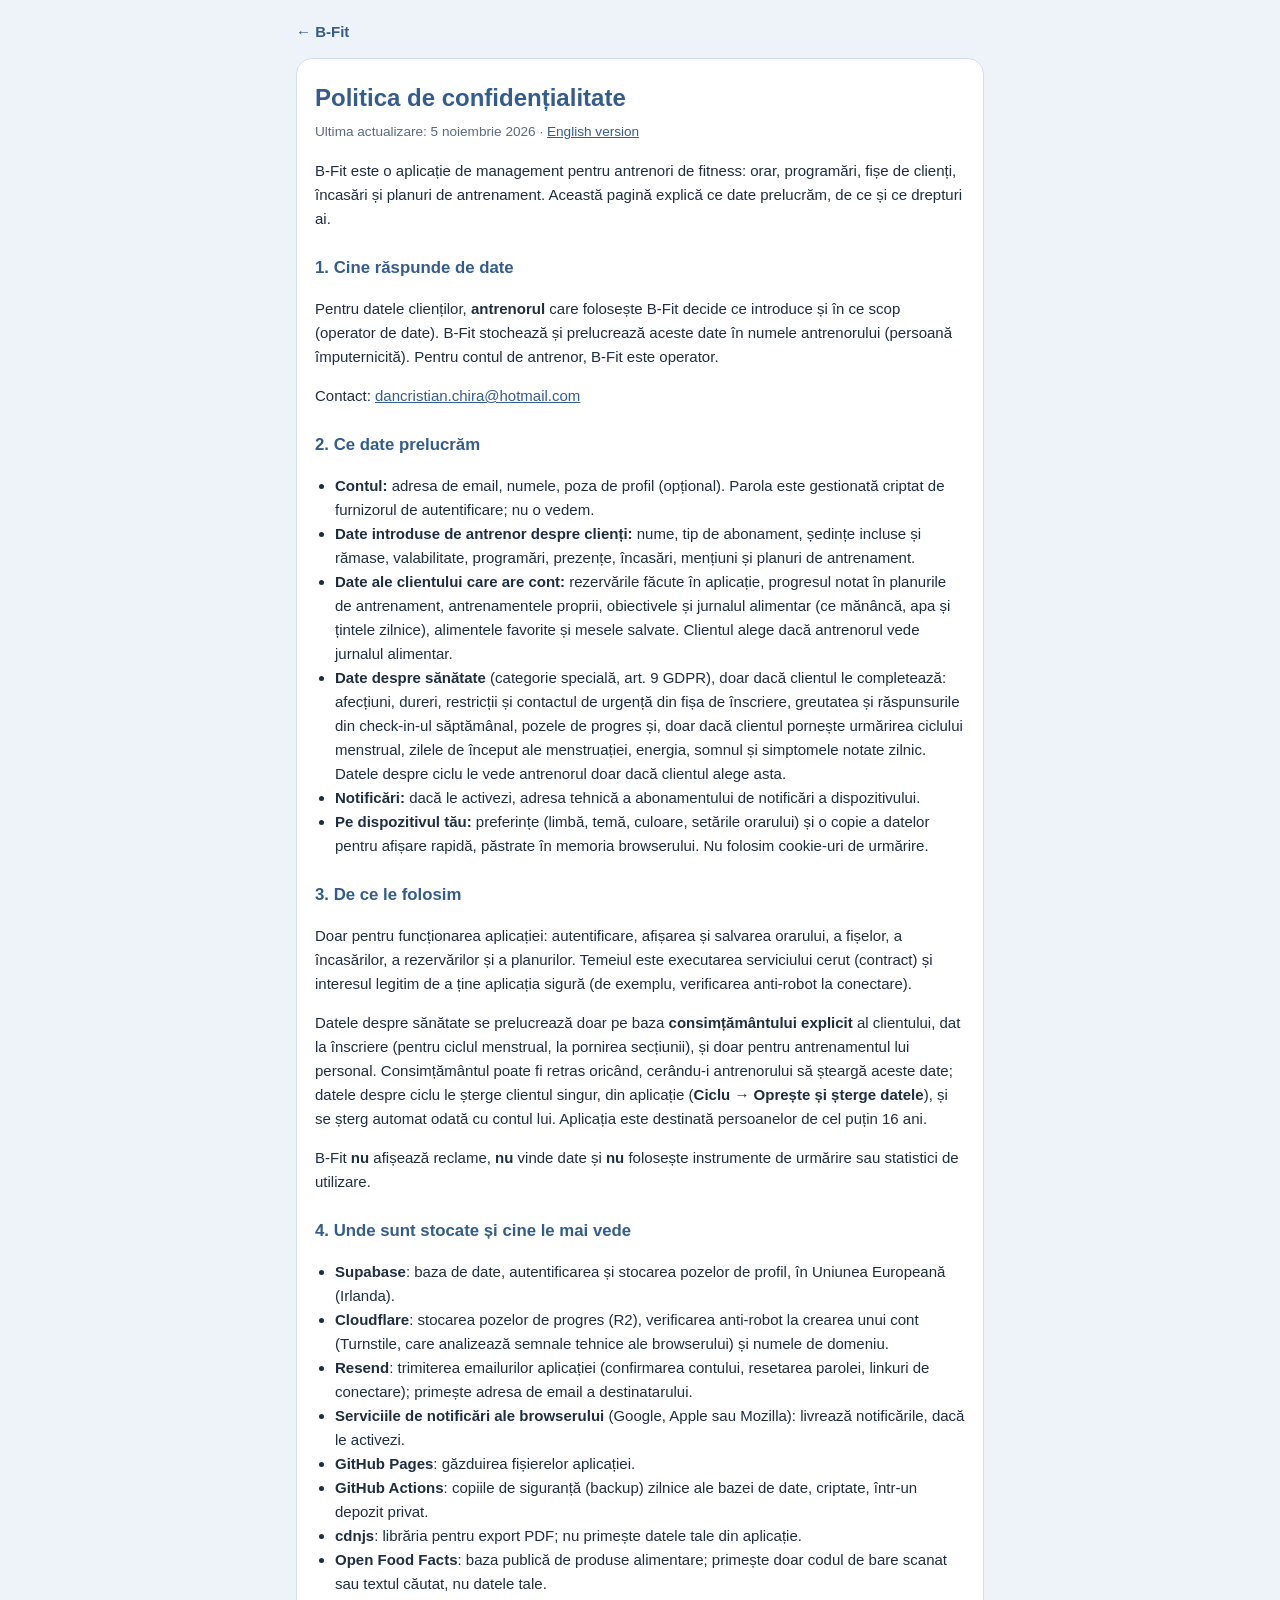
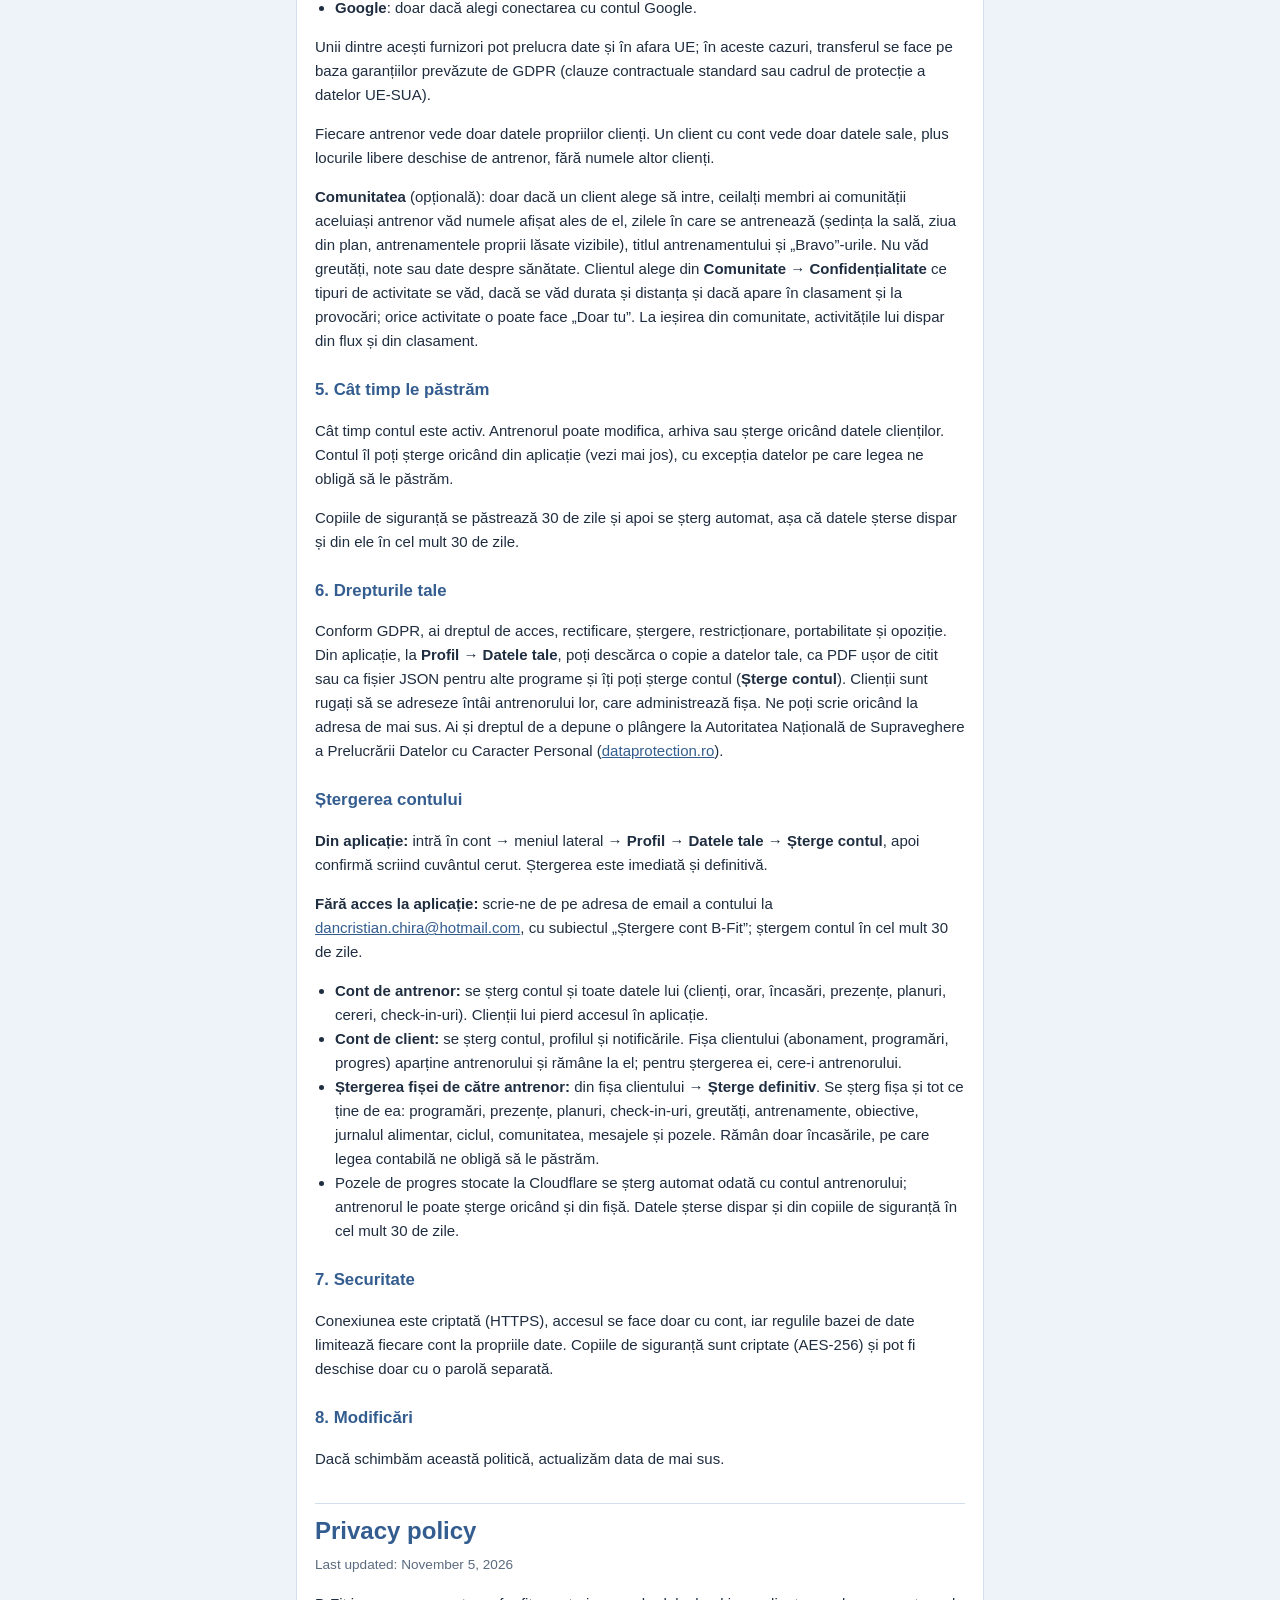
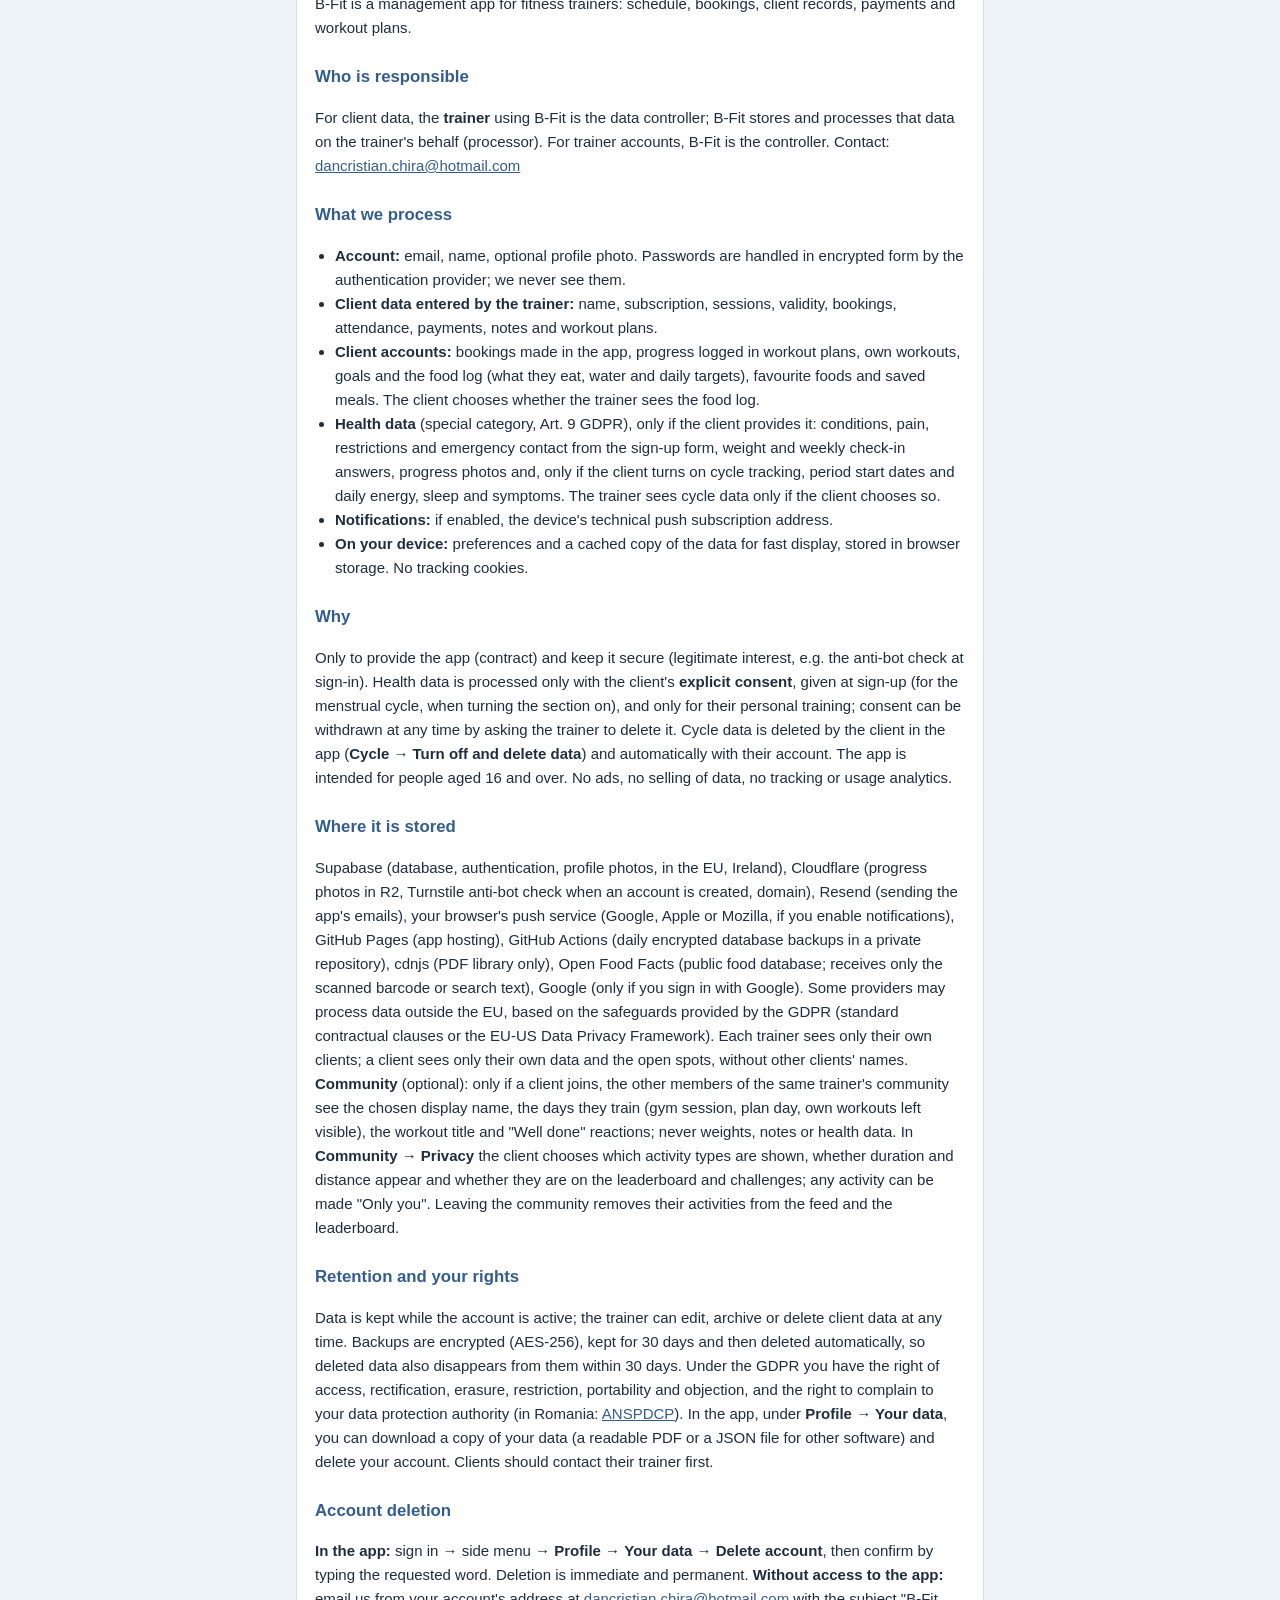
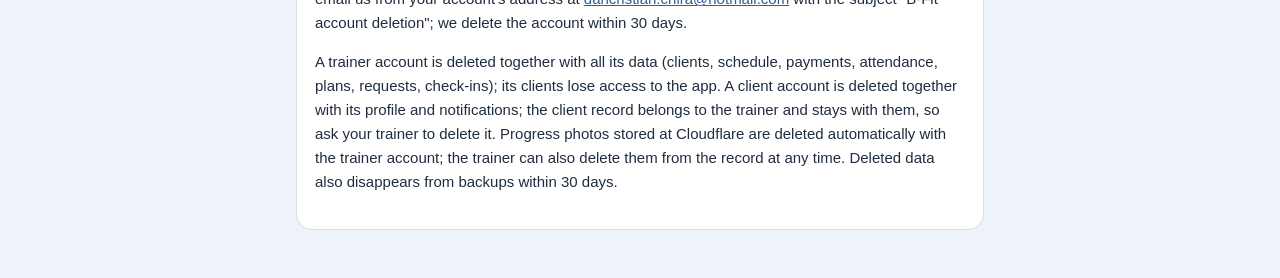
<file: confidentialitate.html>
<!DOCTYPE html>
<html lang="ro">
<head>
  <meta charset="UTF-8">
  <meta name="viewport" content="width=device-width, initial-scale=1.0">
  <title>Politica de confidențialitate · B-Fit</title>
  <link rel="icon" type="image/png" href="icon-blue.png">
  <style>
    :root { --primary: #335c8f; --text: #1f2d40; --muted: #5b6b7e; --bg: #eef3f9; --card: #ffffff; --border: #d3deec; }
    @media (prefers-color-scheme: dark) {
      :root { --primary: #7fa6d9; --text: #e4ecf6; --muted: #94a5ba; --bg: #0d1118; --card: #18202b; --border: #2a3646; }
    }
    * { box-sizing: border-box; }
    body { margin: 0; background: var(--bg); color: var(--text); font: 15px/1.6 -apple-system, BlinkMacSystemFont, "Segoe UI", Roboto, sans-serif; }
    main { max-width: 720px; margin: 0 auto; padding: 20px 16px 48px; }
    .card { background: var(--card); border: 1px solid var(--border); border-radius: 16px; padding: 20px 18px; }
    h1 { color: var(--primary); font-size: 1.5rem; margin: 0 0 4px; }
    h2 { color: var(--primary); font-size: 1.05rem; margin: 24px 0 6px; }
    .data { color: var(--muted); font-size: 0.85rem; margin: 0 0 16px; }
    a { color: var(--primary); }
    ul { padding-left: 20px; }
    .inapoi { display: inline-block; margin-bottom: 14px; font-weight: 700; text-decoration: none; }
    .lang { margin-top: 32px; padding-top: 8px; border-top: 1px solid var(--border); }
  </style>
</head>
<body>
<main>
  <a class="inapoi" href="index.html">← B-Fit</a>
  <div class="card">
    <h1>Politica de confidențialitate</h1>
    <p class="data">Ultima actualizare: 5 noiembrie 2026 · <a href="#en">English version</a></p>

    <p>B-Fit este o aplicație de management pentru antrenori de fitness: orar, programări, fișe de clienți, încasări și planuri de antrenament. Această pagină explică ce date prelucrăm, de ce și ce drepturi ai.</p>

    <h2>1. Cine răspunde de date</h2>
    <p>Pentru datele clienților, <b>antrenorul</b> care folosește B-Fit decide ce introduce și în ce scop (operator de date). B-Fit stochează și prelucrează aceste date în numele antrenorului (persoană împuternicită). Pentru contul de antrenor, B-Fit este operator.</p>
    <p>Contact: <a href="mailto:dancristian.chira@hotmail.com">dancristian.chira@hotmail.com</a></p>

    <h2>2. Ce date prelucrăm</h2>
    <ul>
      <li><b>Contul:</b> adresa de email, numele, poza de profil (opțional). Parola este gestionată criptat de furnizorul de autentificare; nu o vedem.</li>
      <li><b>Date introduse de antrenor despre clienți:</b> nume, tip de abonament, ședințe incluse și rămase, valabilitate, programări, prezențe, încasări, mențiuni și planuri de antrenament.</li>
      <li><b>Date ale clientului care are cont:</b> rezervările făcute în aplicație, progresul notat în planurile de antrenament, antrenamentele proprii, obiectivele și jurnalul alimentar (ce mănâncă, apa și țintele zilnice), alimentele favorite și mesele salvate. Clientul alege dacă antrenorul vede jurnalul alimentar.</li>
      <li><b>Date despre sănătate</b> (categorie specială, art. 9 GDPR), doar dacă clientul le completează: afecțiuni, dureri, restricții și contactul de urgență din fișa de înscriere, greutatea și răspunsurile din check-in-ul săptămânal, pozele de progres și, doar dacă clientul pornește urmărirea ciclului menstrual, zilele de început ale menstruației, energia, somnul și simptomele notate zilnic. Datele despre ciclu le vede antrenorul doar dacă clientul alege asta.</li>
      <li><b>Notificări:</b> dacă le activezi, adresa tehnică a abonamentului de notificări a dispozitivului.</li>
      <li><b>Pe dispozitivul tău:</b> preferințe (limbă, temă, culoare, setările orarului) și o copie a datelor pentru afișare rapidă, păstrate în memoria browserului. Nu folosim cookie-uri de urmărire.</li>
    </ul>

    <h2>3. De ce le folosim</h2>
    <p>Doar pentru funcționarea aplicației: autentificare, afișarea și salvarea orarului, a fișelor, a încasărilor, a rezervărilor și a planurilor. Temeiul este executarea serviciului cerut (contract) și interesul legitim de a ține aplicația sigură (de exemplu, verificarea anti-robot la conectare).</p>
    <p>Datele despre sănătate se prelucrează doar pe baza <b>consimțământului explicit</b> al clientului, dat la înscriere (pentru ciclul menstrual, la pornirea secțiunii), și doar pentru antrenamentul lui personal. Consimțământul poate fi retras oricând, cerându-i antrenorului să șteargă aceste date; datele despre ciclu le șterge clientul singur, din aplicație (<b>Ciclu → Oprește și șterge datele</b>), și se șterg automat odată cu contul lui. Aplicația este destinată persoanelor de cel puțin 16 ani.</p>
    <p>B-Fit <b>nu</b> afișează reclame, <b>nu</b> vinde date și <b>nu</b> folosește instrumente de urmărire sau statistici de utilizare.</p>

    <h2>4. Unde sunt stocate și cine le mai vede</h2>
    <ul>
      <li><b>Supabase</b>: baza de date, autentificarea și stocarea pozelor de profil, în Uniunea Europeană (Irlanda).</li>
      <li><b>Cloudflare</b>: stocarea pozelor de progres (R2), verificarea anti-robot la crearea unui cont (Turnstile, care analizează semnale tehnice ale browserului) și numele de domeniu.</li>
      <li><b>Resend</b>: trimiterea emailurilor aplicației (confirmarea contului, resetarea parolei, linkuri de conectare); primește adresa de email a destinatarului.</li>
      <li><b>Serviciile de notificări ale browserului</b> (Google, Apple sau Mozilla): livrează notificările, dacă le activezi.</li>
      <li><b>GitHub Pages</b>: găzduirea fișierelor aplicației.</li>
      <li><b>GitHub Actions</b>: copiile de siguranță (backup) zilnice ale bazei de date, criptate, într-un depozit privat.</li>
      <li><b>cdnjs</b>: librăria pentru export PDF; nu primește datele tale din aplicație.</li>
      <li><b>Open Food Facts</b>: baza publică de produse alimentare; primește doar codul de bare scanat sau textul căutat, nu datele tale.</li>
      <li><b>Google</b>: doar dacă alegi conectarea cu contul Google.</li>
    </ul>
    <p>Unii dintre acești furnizori pot prelucra date și în afara UE; în aceste cazuri, transferul se face pe baza garanțiilor prevăzute de GDPR (clauze contractuale standard sau cadrul de protecție a datelor UE-SUA).</p>
    <p>Fiecare antrenor vede doar datele propriilor clienți. Un client cu cont vede doar datele sale, plus locurile libere deschise de antrenor, fără numele altor clienți.</p>
    <p><b>Comunitatea</b> (opțională): doar dacă un client alege să intre, ceilalți membri ai comunității aceluiași antrenor văd numele afișat ales de el, zilele în care se antrenează (ședința la sală, ziua din plan, antrenamentele proprii lăsate vizibile), titlul antrenamentului și „Bravo”-urile. Nu văd greutăți, note sau date despre sănătate. Clientul alege din <b>Comunitate → Confidențialitate</b> ce tipuri de activitate se văd, dacă se văd durata și distanța și dacă apare în clasament și la provocări; orice activitate o poate face „Doar tu”. La ieșirea din comunitate, activitățile lui dispar din flux și din clasament.</p>

    <h2>5. Cât timp le păstrăm</h2>
    <p>Cât timp contul este activ. Antrenorul poate modifica, arhiva sau șterge oricând datele clienților. Contul îl poți șterge oricând din aplicație (vezi mai jos), cu excepția datelor pe care legea ne obligă să le păstrăm.</p>
    <p>Copiile de siguranță se păstrează 30 de zile și apoi se șterg automat, așa că datele șterse dispar și din ele în cel mult 30 de zile.</p>

    <h2>6. Drepturile tale</h2>
    <p>Conform GDPR, ai dreptul de acces, rectificare, ștergere, restricționare, portabilitate și opoziție. Din aplicație, la <b>Profil → Datele tale</b>, poți descărca o copie a datelor tale, ca PDF ușor de citit sau ca fișier JSON pentru alte programe și îți poți șterge contul (<b>Șterge contul</b>). Clienții sunt rugați să se adreseze întâi antrenorului lor, care administrează fișa. Ne poți scrie oricând la adresa de mai sus. Ai și dreptul de a depune o plângere la Autoritatea Națională de Supraveghere a Prelucrării Datelor cu Caracter Personal (<a href="https://www.dataprotection.ro" target="_blank" rel="noopener">dataprotection.ro</a>).</p>

    <h2 id="stergere">Ștergerea contului</h2>
    <p><b>Din aplicație:</b> intră în cont → meniul lateral → <b>Profil</b> → <b>Datele tale</b> → <b>Șterge contul</b>, apoi confirmă scriind cuvântul cerut. Ștergerea este imediată și definitivă.</p>
    <p><b>Fără acces la aplicație:</b> scrie-ne de pe adresa de email a contului la <a href="mailto:dancristian.chira@hotmail.com">dancristian.chira@hotmail.com</a>, cu subiectul „Ștergere cont B-Fit”; ștergem contul în cel mult 30 de zile.</p>
    <ul>
      <li><b>Cont de antrenor:</b> se șterg contul și toate datele lui (clienți, orar, încasări, prezențe, planuri, cereri, check-in-uri). Clienții lui pierd accesul în aplicație.</li>
      <li><b>Cont de client:</b> se șterg contul, profilul și notificările. Fișa clientului (abonament, programări, progres) aparține antrenorului și rămâne la el; pentru ștergerea ei, cere-i antrenorului.</li>
      <li><b>Ștergerea fișei de către antrenor:</b> din fișa clientului → <b>Șterge definitiv</b>. Se șterg fișa și tot ce ține de ea: programări, prezențe, planuri, check-in-uri, greutăți, antrenamente, obiective, jurnalul alimentar, ciclul, comunitatea, mesajele și pozele. Rămân doar încasările, pe care legea contabilă ne obligă să le păstrăm.</li>
      <li>Pozele de progres stocate la Cloudflare se șterg automat odată cu contul antrenorului; antrenorul le poate șterge oricând și din fișă. Datele șterse dispar și din copiile de siguranță în cel mult 30 de zile.</li>
    </ul>

    <h2>7. Securitate</h2>
    <p>Conexiunea este criptată (HTTPS), accesul se face doar cu cont, iar regulile bazei de date limitează fiecare cont la propriile date. Copiile de siguranță sunt criptate (AES-256) și pot fi deschise doar cu o parolă separată.</p>

    <h2>8. Modificări</h2>
    <p>Dacă schimbăm această politică, actualizăm data de mai sus.</p>

    <div class="lang" id="en">
      <h1>Privacy policy</h1>
      <p class="data">Last updated: November 5, 2026</p>
      <p>B-Fit is a management app for fitness trainers: schedule, bookings, client records, payments and workout plans.</p>
      <h2>Who is responsible</h2>
      <p>For client data, the <b>trainer</b> using B-Fit is the data controller; B-Fit stores and processes that data on the trainer's behalf (processor). For trainer accounts, B-Fit is the controller. Contact: <a href="mailto:dancristian.chira@hotmail.com">dancristian.chira@hotmail.com</a></p>
      <h2>What we process</h2>
      <ul>
        <li><b>Account:</b> email, name, optional profile photo. Passwords are handled in encrypted form by the authentication provider; we never see them.</li>
        <li><b>Client data entered by the trainer:</b> name, subscription, sessions, validity, bookings, attendance, payments, notes and workout plans.</li>
        <li><b>Client accounts:</b> bookings made in the app, progress logged in workout plans, own workouts, goals and the food log (what they eat, water and daily targets), favourite foods and saved meals. The client chooses whether the trainer sees the food log.</li>
        <li><b>Health data</b> (special category, Art. 9 GDPR), only if the client provides it: conditions, pain, restrictions and emergency contact from the sign-up form, weight and weekly check-in answers, progress photos and, only if the client turns on cycle tracking, period start dates and daily energy, sleep and symptoms. The trainer sees cycle data only if the client chooses so.</li>
        <li><b>Notifications:</b> if enabled, the device's technical push subscription address.</li>
        <li><b>On your device:</b> preferences and a cached copy of the data for fast display, stored in browser storage. No tracking cookies.</li>
      </ul>
      <h2>Why</h2>
      <p>Only to provide the app (contract) and keep it secure (legitimate interest, e.g. the anti-bot check at sign-in). Health data is processed only with the client's <b>explicit consent</b>, given at sign-up (for the menstrual cycle, when turning the section on), and only for their personal training; consent can be withdrawn at any time by asking the trainer to delete it. Cycle data is deleted by the client in the app (<b>Cycle → Turn off and delete data</b>) and automatically with their account. The app is intended for people aged 16 and over. No ads, no selling of data, no tracking or usage analytics.</p>
      <h2>Where it is stored</h2>
      <p>Supabase (database, authentication, profile photos, in the EU, Ireland), Cloudflare (progress photos in R2, Turnstile anti-bot check when an account is created, domain), Resend (sending the app's emails), your browser's push service (Google, Apple or Mozilla, if you enable notifications), GitHub Pages (app hosting), GitHub Actions (daily encrypted database backups in a private repository), cdnjs (PDF library only), Open Food Facts (public food database; receives only the scanned barcode or search text), Google (only if you sign in with Google). Some providers may process data outside the EU, based on the safeguards provided by the GDPR (standard contractual clauses or the EU-US Data Privacy Framework). Each trainer sees only their own clients; a client sees only their own data and the open spots, without other clients' names. <b>Community</b> (optional): only if a client joins, the other members of the same trainer's community see the chosen display name, the days they train (gym session, plan day, own workouts left visible), the workout title and "Well done" reactions; never weights, notes or health data. In <b>Community → Privacy</b> the client chooses which activity types are shown, whether duration and distance appear and whether they are on the leaderboard and challenges; any activity can be made "Only you". Leaving the community removes their activities from the feed and the leaderboard.</p>
      <h2>Retention and your rights</h2>
      <p>Data is kept while the account is active; the trainer can edit, archive or delete client data at any time. Backups are encrypted (AES-256), kept for 30 days and then deleted automatically, so deleted data also disappears from them within 30 days. Under the GDPR you have the right of access, rectification, erasure, restriction, portability and objection, and the right to complain to your data protection authority (in Romania: <a href="https://www.dataprotection.ro" target="_blank" rel="noopener">ANSPDCP</a>). In the app, under <b>Profile → Your data</b>, you can download a copy of your data (a readable PDF or a JSON file for other software) and delete your account. Clients should contact their trainer first.</p>
      <h2 id="deletion">Account deletion</h2>
      <p><b>In the app:</b> sign in → side menu → <b>Profile</b> → <b>Your data</b> → <b>Delete account</b>, then confirm by typing the requested word. Deletion is immediate and permanent. <b>Without access to the app:</b> email us from your account's address at <a href="mailto:dancristian.chira@hotmail.com">dancristian.chira@hotmail.com</a> with the subject "B-Fit account deletion"; we delete the account within 30 days.</p>
      <p>A trainer account is deleted together with all its data (clients, schedule, payments, attendance, plans, requests, check-ins); its clients lose access to the app. A client account is deleted together with its profile and notifications; the client record belongs to the trainer and stays with them, so ask your trainer to delete it. Progress photos stored at Cloudflare are deleted automatically with the trainer account; the trainer can also delete them from the record at any time. Deleted data also disappears from backups within 30 days.</p>
    </div>
  </div>
</main>
</body>
</html>
</file>
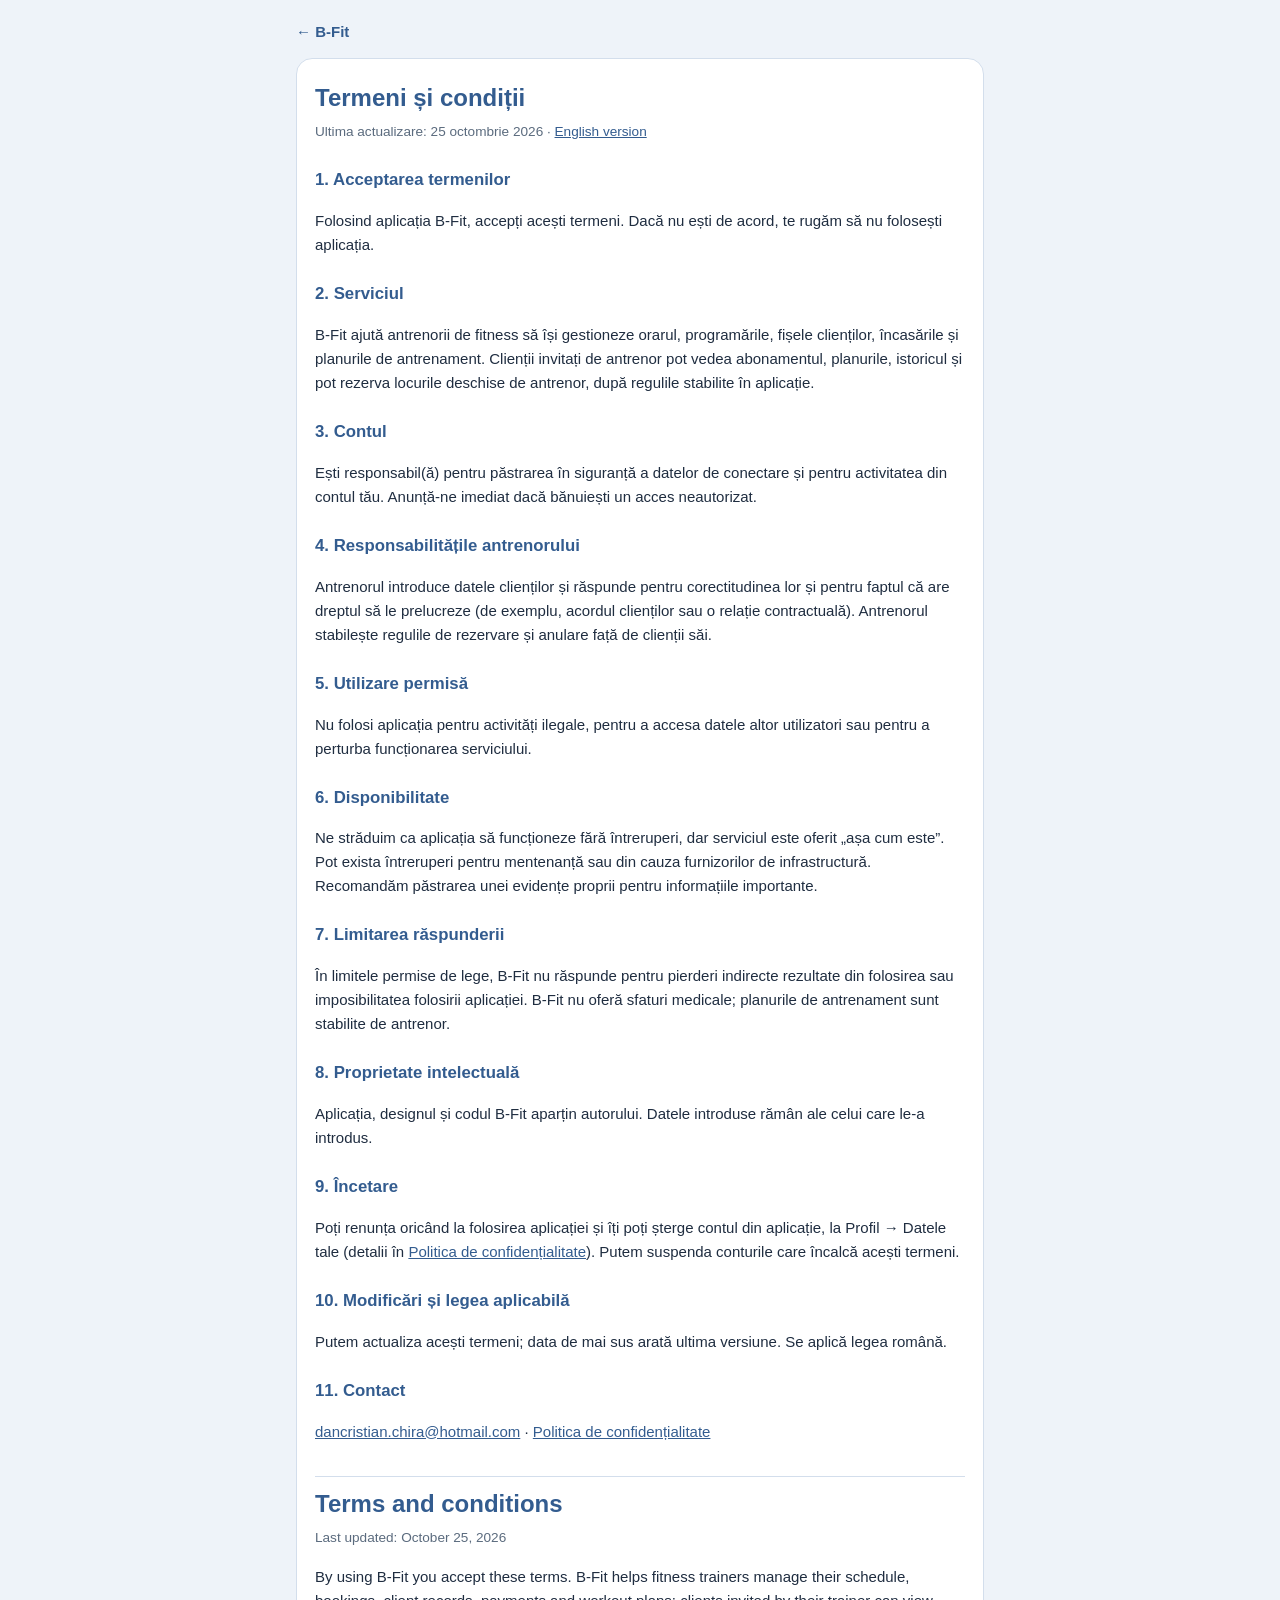
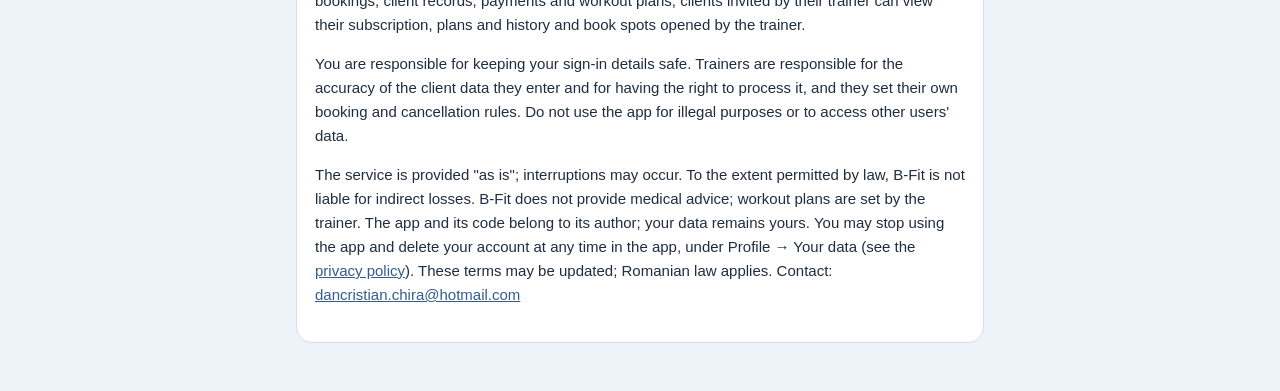
<file: termeni.html>
<!DOCTYPE html>
<html lang="ro">
<head>
  <meta charset="UTF-8">
  <meta name="viewport" content="width=device-width, initial-scale=1.0">
  <title>Termeni și condiții · B-Fit</title>
  <link rel="icon" type="image/png" href="icon-blue.png">
  <style>
    :root { --primary: #335c8f; --text: #1f2d40; --muted: #5b6b7e; --bg: #eef3f9; --card: #ffffff; --border: #d3deec; }
    @media (prefers-color-scheme: dark) {
      :root { --primary: #7fa6d9; --text: #e4ecf6; --muted: #94a5ba; --bg: #0d1118; --card: #18202b; --border: #2a3646; }
    }
    * { box-sizing: border-box; }
    body { margin: 0; background: var(--bg); color: var(--text); font: 15px/1.6 -apple-system, BlinkMacSystemFont, "Segoe UI", Roboto, sans-serif; }
    main { max-width: 720px; margin: 0 auto; padding: 20px 16px 48px; }
    .card { background: var(--card); border: 1px solid var(--border); border-radius: 16px; padding: 20px 18px; }
    h1 { color: var(--primary); font-size: 1.5rem; margin: 0 0 4px; }
    h2 { color: var(--primary); font-size: 1.05rem; margin: 24px 0 6px; }
    .data { color: var(--muted); font-size: 0.85rem; margin: 0 0 16px; }
    a { color: var(--primary); }
    .inapoi { display: inline-block; margin-bottom: 14px; font-weight: 700; text-decoration: none; }
    .lang { margin-top: 32px; padding-top: 8px; border-top: 1px solid var(--border); }
  </style>
</head>
<body>
<main>
  <a class="inapoi" href="index.html">← B-Fit</a>
  <div class="card">
    <h1>Termeni și condiții</h1>
    <p class="data">Ultima actualizare: 25 octombrie 2026 · <a href="#en">English version</a></p>

    <h2>1. Acceptarea termenilor</h2>
    <p>Folosind aplicația B-Fit, accepți acești termeni. Dacă nu ești de acord, te rugăm să nu folosești aplicația.</p>

    <h2>2. Serviciul</h2>
    <p>B-Fit ajută antrenorii de fitness să își gestioneze orarul, programările, fișele clienților, încasările și planurile de antrenament. Clienții invitați de antrenor pot vedea abonamentul, planurile, istoricul și pot rezerva locurile deschise de antrenor, după regulile stabilite în aplicație.</p>

    <h2>3. Contul</h2>
    <p>Ești responsabil(ă) pentru păstrarea în siguranță a datelor de conectare și pentru activitatea din contul tău. Anunță-ne imediat dacă bănuiești un acces neautorizat.</p>

    <h2>4. Responsabilitățile antrenorului</h2>
    <p>Antrenorul introduce datele clienților și răspunde pentru corectitudinea lor și pentru faptul că are dreptul să le prelucreze (de exemplu, acordul clienților sau o relație contractuală). Antrenorul stabilește regulile de rezervare și anulare față de clienții săi.</p>

    <h2>5. Utilizare permisă</h2>
    <p>Nu folosi aplicația pentru activități ilegale, pentru a accesa datele altor utilizatori sau pentru a perturba funcționarea serviciului.</p>

    <h2>6. Disponibilitate</h2>
    <p>Ne străduim ca aplicația să funcționeze fără întreruperi, dar serviciul este oferit „așa cum este”. Pot exista întreruperi pentru mentenanță sau din cauza furnizorilor de infrastructură. Recomandăm păstrarea unei evidențe proprii pentru informațiile importante.</p>

    <h2>7. Limitarea răspunderii</h2>
    <p>În limitele permise de lege, B-Fit nu răspunde pentru pierderi indirecte rezultate din folosirea sau imposibilitatea folosirii aplicației. B-Fit nu oferă sfaturi medicale; planurile de antrenament sunt stabilite de antrenor.</p>

    <h2>8. Proprietate intelectuală</h2>
    <p>Aplicația, designul și codul B-Fit aparțin autorului. Datele introduse rămân ale celui care le-a introdus.</p>

    <h2>9. Încetare</h2>
    <p>Poți renunța oricând la folosirea aplicației și îți poți șterge contul din aplicație, la Profil → Datele tale (detalii în <a href="confidentialitate.html#stergere">Politica de confidențialitate</a>). Putem suspenda conturile care încalcă acești termeni.</p>

    <h2>10. Modificări și legea aplicabilă</h2>
    <p>Putem actualiza acești termeni; data de mai sus arată ultima versiune. Se aplică legea română.</p>

    <h2>11. Contact</h2>
    <p><a href="mailto:dancristian.chira@hotmail.com">dancristian.chira@hotmail.com</a> · <a href="confidentialitate.html">Politica de confidențialitate</a></p>

    <div class="lang" id="en">
      <h1>Terms and conditions</h1>
      <p class="data">Last updated: October 25, 2026</p>
      <p>By using B-Fit you accept these terms. B-Fit helps fitness trainers manage their schedule, bookings, client records, payments and workout plans; clients invited by their trainer can view their subscription, plans and history and book spots opened by the trainer.</p>
      <p>You are responsible for keeping your sign-in details safe. Trainers are responsible for the accuracy of the client data they enter and for having the right to process it, and they set their own booking and cancellation rules. Do not use the app for illegal purposes or to access other users' data.</p>
      <p>The service is provided "as is"; interruptions may occur. To the extent permitted by law, B-Fit is not liable for indirect losses. B-Fit does not provide medical advice; workout plans are set by the trainer. The app and its code belong to its author; your data remains yours. You may stop using the app and delete your account at any time in the app, under Profile → Your data (see the <a href="confidentialitate.html#deletion">privacy policy</a>). These terms may be updated; Romanian law applies. Contact: <a href="mailto:dancristian.chira@hotmail.com">dancristian.chira@hotmail.com</a></p>
    </div>
  </div>
</main>
</body>
</html>
</file>
